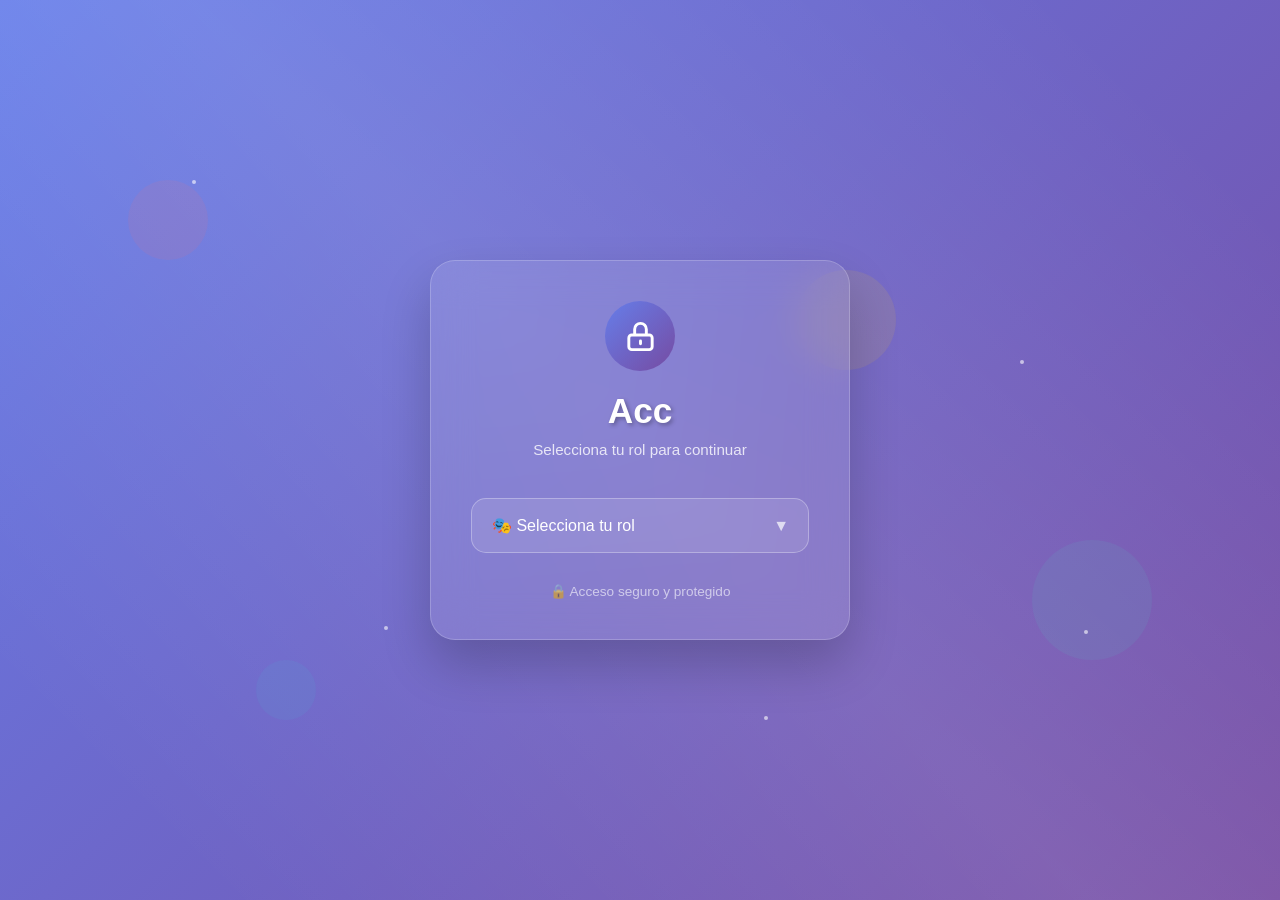
<file: index.html>
<!DOCTYPE html>
<html lang="es">
<head>
    <meta charset="UTF-8">
    <meta name="viewport" content="width=device-width, initial-scale=1.0">
    <title>Sistema de Acceso</title>
    <style>
        * {
            margin: 0;
            padding: 0;
            box-sizing: border-box;
        }

        body {
            font-family: 'Segoe UI', Tahoma, Geneva, Verdana, sans-serif;
            height: 100vh;
            overflow: hidden;
            position: relative;
            background: linear-gradient(135deg, #667eea 0%, #764ba2 100%);
        }

        /* Fondo animado */
        .background {
            position: absolute;
            top: 0;
            left: 0;
            width: 100%;
            height: 100%;
            background: linear-gradient(135deg, #667eea 0%, #764ba2 100%);
            overflow: hidden;
        }

        .background::before {
            content: '';
            position: absolute;
            top: -50%;
            left: -50%;
            width: 200%;
            height: 200%;
            background: linear-gradient(45deg, 
                transparent 30%, 
                rgba(255,255,255,0.1) 50%, 
                transparent 70%);
            animation: shimmer 6s linear infinite;
        }

        .floating-shapes {
            position: absolute;
            width: 100%;
            height: 100%;
        }

        .shape {
            position: absolute;
            border-radius: 50%;
            opacity: 0.1;
            animation: float 8s ease-in-out infinite;
        }

        .shape:nth-child(1) {
            width: 80px;
            height: 80px;
            background: #ff6b6b;
            top: 20%;
            left: 10%;
            animation-delay: 0s;
        }

        .shape:nth-child(2) {
            width: 120px;
            height: 120px;
            background: #4ecdc4;
            top: 60%;
            right: 10%;
            animation-delay: 2s;
        }

        .shape:nth-child(3) {
            width: 60px;
            height: 60px;
            background: #45b7d1;
            bottom: 20%;
            left: 20%;
            animation-delay: 4s;
        }

        .shape:nth-child(4) {
            width: 100px;
            height: 100px;
            background: #f9ca24;
            top: 30%;
            right: 30%;
            animation-delay: 1s;
        }

        /* Partículas */
        .particles {
            position: absolute;
            width: 100%;
            height: 100%;
        }

        .particle {
            position: absolute;
            width: 4px;
            height: 4px;
            background: rgba(255,255,255,0.6);
            border-radius: 50%;
            animation: twinkle 3s ease-in-out infinite;
        }

        .particle:nth-child(1) { top: 20%; left: 15%; animation-delay: 0s; }
        .particle:nth-child(2) { top: 40%; right: 20%; animation-delay: 1s; }
        .particle:nth-child(3) { bottom: 30%; left: 30%; animation-delay: 2s; }
        .particle:nth-child(4) { top: 70%; right: 15%; animation-delay: 0.5s; }
        .particle:nth-child(5) { bottom: 20%; right: 40%; animation-delay: 1.5s; }

        /* Container principal */
        .container {
            display: flex;
            justify-content: center;
            align-items: center;
            height: 100vh;
            position: relative;
            z-index: 10;
            padding: 20px;
        }

        .login-card {
            background: rgba(255, 255, 255, 0.1);
            backdrop-filter: blur(20px);
            border: 1px solid rgba(255, 255, 255, 0.2);
            border-radius: 25px;
            padding: 40px;
            width: 100%;
            max-width: 420px;
            box-shadow: 0 25px 50px rgba(0,0,0,0.2);
            animation: slideUp 0.8s ease-out;
            transition: all 0.3s ease;
        }

        .login-card:hover {
            background: rgba(255, 255, 255, 0.15);
            transform: translateY(-5px);
            box-shadow: 0 35px 60px rgba(0,0,0,0.3);
        }

        /* Header */
        .header {
            text-align: center;
            margin-bottom: 40px;
        }

        .icon-container {
            display: inline-flex;
            align-items: center;
            justify-content: center;
            width: 70px;
            height: 70px;
            background: linear-gradient(135deg, #667eea, #764ba2);
            border-radius: 50%;
            margin-bottom: 20px;
            animation: glow 2s ease-in-out infinite alternate;
        }

        .icon {
            width: 35px;
            height: 35px;
            color: white;
        }

        .title {
            font-size: 2.2rem;
            font-weight: 700;
            color: white;
            margin-bottom: 10px;
            text-shadow: 2px 2px 4px rgba(0,0,0,0.3);
        }

        .subtitle {
            color: rgba(255,255,255,0.8);
            font-size: 0.95rem;
        }

        /* Form elements */
        .form-group {
            margin-bottom: 25px;
        }

        .select-wrapper {
            position: relative;
        }

        select {
            width: 100%;
            padding: 18px 20px;
            background: rgba(255, 255, 255, 0.1);
            border: 1px solid rgba(255, 255, 255, 0.3);
            border-radius: 15px;
            color: white;
            font-size: 1rem;
            appearance: none;
            cursor: pointer;
            transition: all 0.3s ease;
        }

        select:focus {
            outline: none;
            border-color: #667eea;
            background: rgba(255, 255, 255, 0.2);
            box-shadow: 0 0 20px rgba(102, 126, 234, 0.3);
        }

        select option {
            background: #2d3748;
            color: white;
            padding: 10px;
        }

        .select-wrapper::after {
            content: '▼';
            position: absolute;
            right: 20px;
            top: 50%;
            transform: translateY(-50%);
            color: rgba(255,255,255,0.7);
            pointer-events: none;
        }

        /* Input fields */
        .input-group {
            position: relative;
            margin-bottom: 20px;
        }

        .input-icon {
            position: absolute;
            left: 18px;
            top: 50%;
            transform: translateY(-50%);
            width: 20px;
            height: 20px;
            color: rgba(255,255,255,0.6);
        }

        input[type="text"], input[type="password"] {
            width: 100%;
            padding: 18px 20px 18px 55px;
            background: rgba(255, 255, 255, 0.1);
            border: 1px solid rgba(255, 255, 255, 0.3);
            border-radius: 15px;
            color: white;
            font-size: 1rem;
            transition: all 0.3s ease;
        }

        input[type="text"]:focus, input[type="password"]:focus {
            outline: none;
            border-color: #667eea;
            background: rgba(255, 255, 255, 0.2);
            box-shadow: 0 0 20px rgba(102, 126, 234, 0.3);
        }

        input::placeholder {
            color: rgba(255,255,255,0.6);
        }

        /* Buttons */
        .btn {
            width: 100%;
            padding: 18px;
            border: none;
            border-radius: 15px;
            font-size: 1.1rem;
            font-weight: 600;
            cursor: pointer;
            transition: all 0.3s ease;
            position: relative;
            overflow: hidden;
        }

        .btn-primary {
            background: linear-gradient(135deg, #667eea, #764ba2);
            color: white;
            box-shadow: 0 10px 25px rgba(102, 126, 234, 0.3);
        }

        .btn-success {
            background: linear-gradient(135deg, #56ab2f, #a8e6cf);
            color: white;
            box-shadow: 0 10px 25px rgba(86, 171, 47, 0.3);
        }

        .btn:hover {
            transform: translateY(-2px);
            box-shadow: 0 15px 35px rgba(0,0,0,0.2);
        }

        .btn::before {
            content: '';
            position: absolute;
            top: 0;
            left: -100%;
            width: 100%;
            height: 100%;
            background: linear-gradient(90deg, transparent, rgba(255,255,255,0.2), transparent);
            transition: left 0.5s;
        }

        .btn:hover::before {
            left: 100%;
        }

        /* Sections */
        .section {
            display: none;
            animation: fadeIn 0.5s ease-in-out;
        }

        .section.show {
            display: block;
        }

        /* Footer */
        .footer {
            text-align: center;
            margin-top: 30px;
            color: rgba(255,255,255,0.6);
            font-size: 0.85rem;
        }

        /* Alerts */
        .alert {
            padding: 15px;
            border-radius: 10px;
            margin-top: 15px;
            animation: slideDown 0.3s ease-out;
        }

        .alert-error {
            background: rgba(239, 68, 68, 0.9);
            color: white;
            border-left: 4px solid #dc2626;
        }

        .alert-success {
            background: rgba(34, 197, 94, 0.9);
            color: white;
            border-left: 4px solid #16a34a;
        }

        /* Animations */
        @keyframes shimmer {
            0% { transform: translateX(-100%); }
            100% { transform: translateX(100%); }
        }

        @keyframes float {
            0%, 100% { transform: translateY(0px) rotate(0deg); }
            33% { transform: translateY(-20px) rotate(5deg); }
            66% { transform: translateY(10px) rotate(-5deg); }
        }

        @keyframes twinkle {
            0%, 100% { opacity: 0.3; transform: scale(1); }
            50% { opacity: 1; transform: scale(1.2); }
        }

        @keyframes slideUp {
            0% { opacity: 0; transform: translateY(50px); }
            100% { opacity: 1; transform: translateY(0); }
        }

        @keyframes fadeIn {
            0% { opacity: 0; transform: translateY(20px); }
            100% { opacity: 1; transform: translateY(0); }
        }

        @keyframes slideDown {
            0% { opacity: 0; transform: translateY(-20px); }
            100% { opacity: 1; transform: translateY(0); }
        }

        @keyframes glow {
            0% { box-shadow: 0 0 20px rgba(102, 126, 234, 0.3); }
            100% { box-shadow: 0 0 30px rgba(102, 126, 234, 0.6); }
        }

        /* Responsive */
        @media (max-width: 480px) {
            .login-card {
                padding: 30px 25px;
                margin: 10px;
            }
            
            .title {
                font-size: 1.8rem;
            }
            
            .icon-container {
                width: 60px;
                height: 60px;
            }
            
            .icon {
                width: 30px;
                height: 30px;
            }
        }
    </style>
    <script>
        const USUARIOS = [
            { username: "admin", password: "1234", type: "maestro" },
            { username: "juan", password: "abcd", type: "estudiante" },
            { username: "maria", password: "5678", type: "maestro" },
            { username: "admin", password: "123", type: "administrador" },
            { username: "jefa", password: "carrera2024", type: "jefe de carrera" },
            { username: "directora", password: "admin2024", type: "jefe de carrera" }
        ];

        // Función para debug - puedes eliminarla después
        function debugLogin() {
            console.log("Usuarios disponibles:", USUARIOS);
        }

        function handleRoleChange() {
            const role = document.getElementById("user-type").value;
            const loginSection = document.getElementById("login-section");
            const checadorSection = document.getElementById("checador-section");
            
            loginSection.classList.remove("show");
            checadorSection.classList.remove("show");

            // Incluir "jefe de carrera" en los roles que requieren login
            if (["administrador", "estudiante", "maestro", "jefe de carrera"].includes(role)) {
                setTimeout(() => {
                    loginSection.classList.add("show");
                }, 100);
            } else if (role === "checador") {
                setTimeout(() => {
                    checadorSection.classList.add("show");
                }, 100);
            }
        }

        function showAlert(message, type = 'error', container) {
            // Remove existing alerts
            const existingAlerts = container.querySelectorAll('.alert');
            existingAlerts.forEach(alert => alert.remove());
            
            const alertDiv = document.createElement('div');
            alertDiv.className = `alert alert-${type}`;
            alertDiv.innerHTML = `<p>${message}</p>`;
            container.appendChild(alertDiv);
            
            setTimeout(() => {
                alertDiv.remove();
            }, 4000);
        }

        function handleLogin(event) {
            event.preventDefault();
            const role = document.getElementById("user-type").value;
            const username = document.getElementById("username").value.trim();
            const password = document.getElementById("password").value.trim();

            // Debug para ver qué está pasando
            console.log("Role seleccionado:", role);
            console.log("Username:", username);
            console.log("Password:", password);
            console.log("Buscando usuario con type:", role);

            const usuarioValido = USUARIOS.find(user => {
                console.log(`Comparando: ${user.type} === ${role} && ${user.username} === ${username} && ${user.password} === ${password}`);
                return user.type === role && user.username === username && user.password === password;
            });

            console.log("Usuario encontrado:", usuarioValido);

            const btn = event.target.querySelector('button[type="submit"]');
            const loginSection = document.getElementById("login-section");

            if (usuarioValido) {
                btn.innerHTML = '✓ Accediendo...';
                btn.style.background = 'linear-gradient(135deg, #56ab2f, #a8e6cf)';
                showAlert('✅ Credenciales válidas. Redirigiendo...', 'success', loginSection);
                
                setTimeout(() => {
                    const paginas = {
                        administrador: "admin.html",
                        maestro: "maestro.html",
                        estudiante: "estudiante.html",
                        "jefe de carrera": "Jefa-Carrera.html"
                    };

                    window.location.href = paginas[role];
                }, 2000);
            } else {
                showAlert('❌ Credenciales inválidas. Por favor, verifica tus datos.', 'error', loginSection);
                document.getElementById("password").value = "";
                
                // Reset button
                setTimeout(() => {
                    btn.innerHTML = '🚀 Ingresar al Sistema';
                    btn.style.background = 'linear-gradient(135deg, #667eea, #764ba2)';
                }, 3000);
            }
        }

        function handleChecador() {
            const codigo = document.getElementById("codigo-checador").value;
            const btn = document.getElementById("btn-checador");
            const checadorSection = document.getElementById("checador-section");
            
            if (codigo === "2024") {
                btn.innerHTML = '✓ Código Válido...';
                btn.style.background = 'linear-gradient(135deg, #56ab2f, #a8e6cf)';
                showAlert('✅ Código válido. Accediendo al checador...', 'success', checadorSection);
                
                setTimeout(() => {
                    window.location.href = "checador.html";
                }, 2000);
            } else {
                showAlert('❌ Código de acceso incorrecto. Inténtalo de nuevo.', 'error', checadorSection);
                
                // Reset button
                setTimeout(() => {
                    btn.innerHTML = '✅ Validar Código';
                    btn.style.background = 'linear-gradient(135deg, #56ab2f, #a8e6cf)';
                }, 3000);
            }
        }

        function typeWriter() {
            const title = document.querySelector('.title');
            const text = 'Acceso al Sistema';
            title.textContent = '';
            let i = 0;
            
            function type() {
                if (i < text.length) {
                    title.textContent += text.charAt(i);
                    i++;
                    setTimeout(type, 100);
                }
            }
            
            setTimeout(type, 800);
        }

        document.addEventListener("DOMContentLoaded", () => {
            document.getElementById("user-type").addEventListener("change", handleRoleChange);
            document.getElementById("login-form").addEventListener("submit", handleLogin);
            document.getElementById("btn-checador").addEventListener("click", handleChecador);
            
            // Typing effect
            typeWriter();
        });
    </script>
</head>
<body>
    <!-- Fondo animado -->
    <div class="background">
        <div class="floating-shapes">
            <div class="shape"></div>
            <div class="shape"></div>
            <div class="shape"></div>
            <div class="shape"></div>
        </div>
        <div class="particles">
            <div class="particle"></div>
            <div class="particle"></div>
            <div class="particle"></div>
            <div class="particle"></div>
            <div class="particle"></div>
        </div>
    </div>

    <!-- Container principal -->
    <div class="container">
        <div class="login-card">
            <!-- Header -->
            <div class="header">
                <div class="icon-container">
                    <svg class="icon" fill="none" stroke="currentColor" viewBox="0 0 24 24">
                        <path stroke-linecap="round" stroke-linejoin="round" stroke-width="2" d="M12 15v2m-6 4h12a2 2 0 002-2v-6a2 2 0 00-2-2H6a2 2 0 00-2 2v6a2 2 0 002 2zm10-10V7a4 4 0 00-8 0v4h8z"></path>
                    </svg>
                </div>
                <h1 class="title"></h1>
                <p class="subtitle">Selecciona tu rol para continuar</p>
            </div>

            <!-- Selector de rol -->
            <div class="form-group">
                <div class="select-wrapper">
                    <select id="user-type">
                        <option value="">🎭 Selecciona tu rol</option>
                        <option value="estudiante">🎓 Estudiante</option>
                        <option value="maestro">👨‍🏫 Maestro</option>
                        <option value="checador">⏰ Checador</option>
                        <option value="administrador">⚙️ Administrador</option>
                        <option value="jefe de carrera">👑 Jefa de Carrera</option>
                    </select>
                </div>
            </div>

            <!-- Sección de Login -->
            <div id="login-section" class="section">
                <form id="login-form">
                    <div class="input-group">
                        <svg class="input-icon" fill="none" stroke="currentColor" viewBox="0 0 24 24">
                            <path stroke-linecap="round" stroke-linejoin="round" stroke-width="2" d="M16 7a4 4 0 11-8 0 4 4 0 018 0zM12 14a7 7 0 00-7 7h14a7 7 0 00-7-7z"></path>
                        </svg>
                        <input type="text" id="username" placeholder="Usuario" required>
                    </div>
                    
                    <div class="input-group">
                        <svg class="input-icon" fill="none" stroke="currentColor" viewBox="0 0 24 24">
                            <path stroke-linecap="round" stroke-linejoin="round" stroke-width="2" d="M12 15v2m-6 4h12a2 2 0 002-2v-6a2 2 0 00-2-2H6a2 2 0 00-2 2v6a2 2 0 002 2zm10-10V7a4 4 0 00-8 0v4h8z"></path>
                        </svg>
                        <input type="password" id="password" placeholder="Contraseña" required>
                    </div>
                    
                    <button type="submit" class="btn btn-primary">
                        🚀 Ingresar al Sistema
                    </button>
                </form>
            </div>

            <!-- Sección de Checador -->
            <div id="checador-section" class="section">
                <div class="input-group">
                    <svg class="input-icon" fill="none" stroke="currentColor" viewBox="0 0 24 24">
                        <path stroke-linecap="round" stroke-linejoin="round" stroke-width="2" d="M15 7a2 2 0 012 2m4 0a6 6 0 01-7.743 5.743L11 17H9v2H7v2H4a1 1 0 01-1-1v-2.586a1 1 0 01.293-.707l5.964-5.964A6 6 0 1121 9z"></path>
                    </svg>
                    <input type="text" id="codigo-checador" placeholder="Código de acceso (2024)">
                </div>
                
                <button id="btn-checador" class="btn btn-success">
                    ✅ Validar Código
                </button>
            </div>

            <!-- Footer -->
            <div class="footer">
                <p>🔒 Acceso seguro y protegido</p>
            </div>
        </div>
    </div>
</body>
</html>
</file>
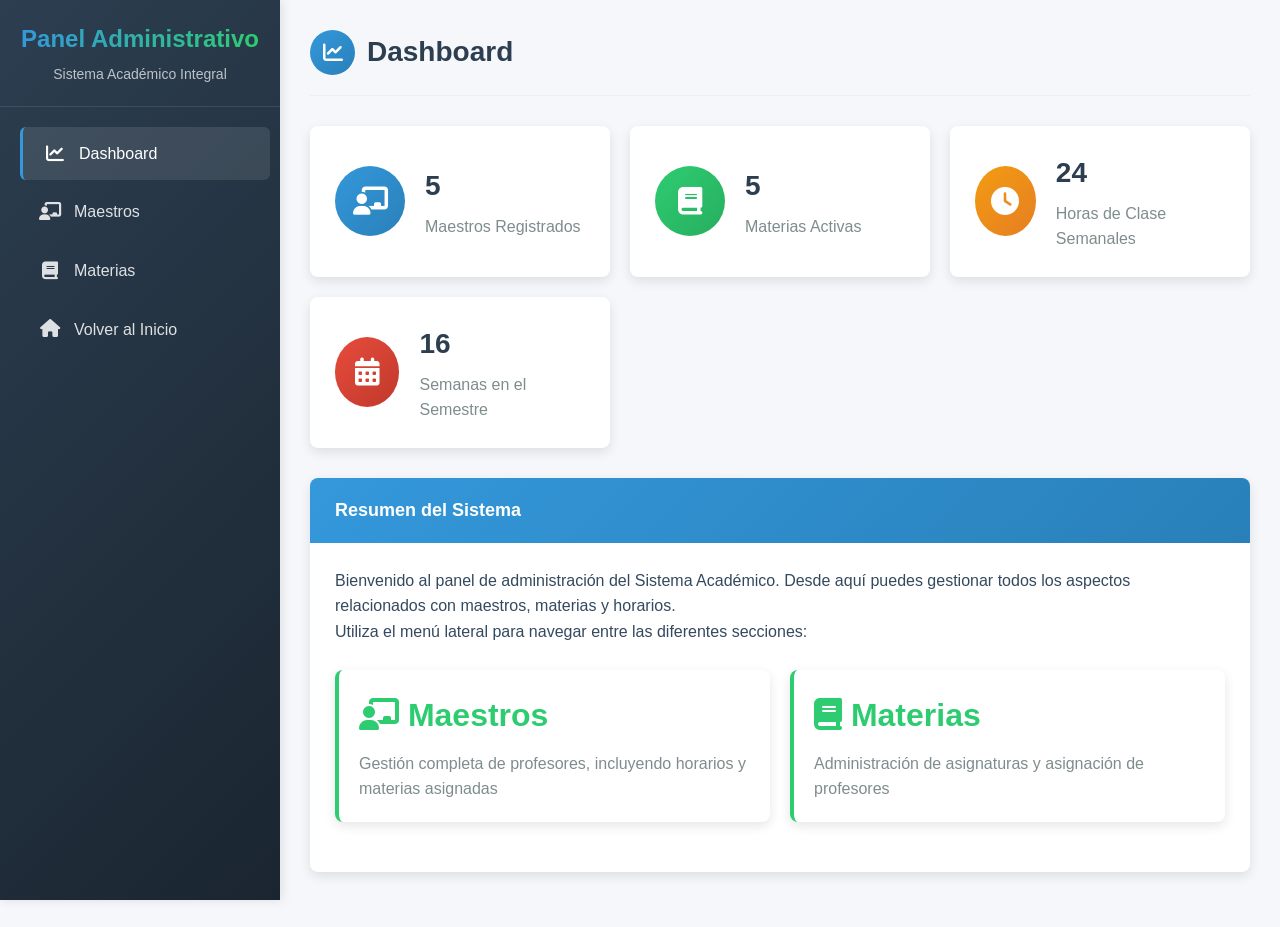
<file: admin.html>
<!DOCTYPE html>
<html lang="es">
<head>
    <meta charset="UTF-8">
    <meta name="viewport" content="width=device-width, initial-scale=1.0">
    <title>Panel de Administración | Sistema Académico</title>
    <link rel="stylesheet" href="https://cdnjs.cloudflare.com/ajax/libs/font-awesome/6.4.0/css/all.min.css">
    <style>
        :root {
            --primary-color: #3498db;
            --secondary-color: #2980b9;
            --accent-color: #e74c3c;
            --success-color: #2ecc71;
            --warning-color: #f39c12;
            --danger-color: #e74c3c;
            --gray-dark: #2c3e50;
            --gray: #7f8c8d;
            --light-gray: #f8f9fa;
            --border-color: #ecf0f1;
            --border-radius: 8px;
            --shadow: 0 4px 12px rgba(0, 0, 0, 0.1);
            --transition: all 0.3s ease;
        }
        
        * {
            margin: 0;
            padding: 0;
            box-sizing: border-box;
            font-family: 'Segoe UI', Tahoma, Geneva, Verdana, sans-serif;
        }
        
        body {
            background-color: #f5f7fa;
            color: #34495e;
            line-height: 1.6;
            overflow-x: hidden;
        }
        
        .container {
            display: flex;
            min-height: 100vh;
        }
        
        /* Sidebar */
        .sidebar {
            width: 280px;
            background: linear-gradient(135deg, var(--gray-dark), #1a2530);
            color: white;
            padding: 20px 0;
            height: 100vh;
            position: fixed;
            overflow-y: auto;
            box-shadow: 2px 0 10px rgba(0, 0, 0, 0.1);
            z-index: 1000;
        }
        
        .sidebar-header {
            padding: 0 20px 20px;
            border-bottom: 1px solid rgba(255, 255, 255, 0.1);
            margin-bottom: 20px;
            text-align: center;
        }
        
        .sidebar-header h2 {
            font-size: 24px;
            margin-bottom: 5px;
            font-weight: 600;
            background: linear-gradient(to right, #3498db, #2ecc71);
            -webkit-background-clip: text;
            background-clip: text;
            color: transparent;
        }
        
        .sidebar-header p {
            color: #bdc3c7;
            font-size: 14px;
        }
        
        .sidebar-nav {
            list-style: none;
            padding: 0 15px;
        }
        
        .sidebar-nav-item {
            margin-bottom: 5px;
            transition: var(--transition);
        }
        
        .sidebar-nav-link {
            display: flex;
            align-items: center;
            padding: 14px 20px;
            color: rgba(255, 255, 255, 0.85);
            text-decoration: none;
            transition: var(--transition);
            border-left: 3px solid transparent;
            border-radius: 6px;
            font-size: 16px;
        }
        
        .sidebar-nav-link:hover, .sidebar-nav-link.active {
            background: rgba(255, 255, 255, 0.1);
            color: white;
            border-left-color: var(--primary-color);
            transform: translateX(5px);
        }
        
        .sidebar-nav-link i {
            margin-right: 12px;
            width: 24px;
            text-align: center;
            font-size: 18px;
        }
        
        /* Main Content */
        .main-content {
            flex: 1;
            margin-left: 280px;
            padding: 30px;
            transition: var(--transition);
        }
        
        .page-header {
            margin-bottom: 30px;
            padding-bottom: 20px;
            border-bottom: 1px solid var(--border-color);
            display: flex;
            justify-content: space-between;
            align-items: center;
            flex-wrap: wrap;
            gap: 15px;
        }
        
        .page-title {
            font-size: 28px;
            color: var(--gray-dark);
            font-weight: 700;
            display: flex;
            align-items: center;
            gap: 12px;
        }
        
        .page-title i {
            background: linear-gradient(135deg, var(--primary-color), var(--secondary-color));
            color: white;
            width: 45px;
            height: 45px;
            border-radius: 50%;
            display: flex;
            align-items: center;
            justify-content: center;
            font-size: 20px;
        }
        
        /* Cards */
        .card {
            background-color: white;
            border-radius: var(--border-radius);
            box-shadow: var(--shadow);
            margin-bottom: 25px;
            overflow: hidden;
            transition: var(--transition);
        }
        
        .card:hover {
            transform: translateY(-5px);
            box-shadow: 0 8px 20px rgba(0, 0, 0, 0.12);
        }
        
        .card-header {
            padding: 18px 25px;
            background: linear-gradient(135deg, var(--primary-color), var(--secondary-color));
            color: white;
            font-weight: 600;
            display: flex;
            justify-content: space-between;
            align-items: center;
            font-size: 18px;
        }
        
        .card-body {
            padding: 25px;
        }
        
        /* Tabs */
        .tabs {
            display: flex;
            margin-bottom: 25px;
            border-bottom: 1px solid var(--border-color);
            flex-wrap: wrap;
        }
        
        .tab-btn {
            padding: 12px 24px;
            background: none;
            border: none;
            border-bottom: 3px solid transparent;
            font-size: 16px;
            font-weight: 500;
            color: var(--gray);
            cursor: pointer;
            transition: var(--transition);
        }
        
        .tab-btn:hover {
            color: var(--primary-color);
        }
        
        .tab-btn.active {
            color: var(--primary-color);
            border-bottom-color: var(--primary-color);
        }
        
        .tab-content {
            display: none;
        }
        
        .tab-content.active {
            display: block;
        }
        
        /* Table */
        .data-table {
            width: 100%;
            border-collapse: collapse;
            box-shadow: 0 1px 3px rgba(0, 0, 0, 0.05);
        }
        
        .data-table th, .data-table td {
            padding: 15px 18px;
            text-align: left;
            border-bottom: 1px solid var(--border-color);
        }
        
        .data-table th {
            background-color: var(--primary-color);
            color: white;
            font-weight: 600;
        }
        
        .data-table tr:nth-child(even) {
            background-color: #f8fafc;
        }
        
        .data-table tr:hover {
            background-color: rgba(52, 152, 219, 0.05);
        }
        
        /* Forms */
        .form-group {
            margin-bottom: 25px;
        }
        
        .form-label {
            display: block;
            margin-bottom: 10px;
            font-weight: 600;
            color: var(--gray-dark);
        }
        
        .form-control {
            width: 100%;
            padding: 12px 18px;
            border: 1px solid var(--border-color);
            border-radius: var(--border-radius);
            font-size: 16px;
            transition: var(--transition);
            background-color: #f9fbfd;
        }
        
        .form-control:focus {
            outline: none;
            border-color: var(--primary-color);
            box-shadow: 0 0 0 3px rgba(52, 152, 219, 0.25);
            background-color: white;
        }
        
        /* Buttons */
        .btn {
            display: inline-flex;
            align-items: center;
            justify-content: center;
            gap: 8px;
            padding: 12px 24px;
            background-color: var(--primary-color);
            color: white;
            border: none;
            border-radius: var(--border-radius);
            cursor: pointer;
            font-size: 16px;
            font-weight: 600;
            transition: var(--transition);
            text-decoration: none;
            box-shadow: 0 4px 6px rgba(52, 152, 219, 0.2);
        }
        
        .btn:hover {
            background-color: var(--secondary-color);
            transform: translateY(-2px);
            box-shadow: 0 6px 10px rgba(52, 152, 219, 0.3);
        }
        
        .btn i {
            font-size: 16px;
        }
        
        .btn-success {
            background-color: var(--success-color);
            box-shadow: 0 4px 6px rgba(46, 204, 113, 0.2);
        }
        
        .btn-success:hover {
            background-color: #27ae60;
            box-shadow: 0 6px 10px rgba(46, 204, 113, 0.3);
        }
        
        .btn-warning {
            background-color: var(--warning-color);
            box-shadow: 0 4px 6px rgba(243, 156, 18, 0.2);
        }
        
        .btn-warning:hover {
            background-color: #e67e22;
            box-shadow: 0 6px 10px rgba(243, 156, 18, 0.3);
        }
        
        .btn-danger {
            background-color: var(--danger-color);
            box-shadow: 0 4px 6px rgba(231, 76, 60, 0.2);
        }
        
        .btn-danger:hover {
            background-color: #c0392b;
            box-shadow: 0 6px 10px rgba(231, 76, 60, 0.3);
        }
        
        .btn-sm {
            padding: 8px 16px;
            font-size: 14px;
        }
        
        /* Modal */
        .modal {
            display: none;
            position: fixed;
            top: 0;
            left: 0;
            right: 0;
            bottom: 0;
            background-color: rgba(0, 0, 0, 0.6);
            z-index: 2000;
            align-items: center;
            justify-content: center;
            backdrop-filter: blur(5px);
        }
        
        .modal-content {
            background-color: white;
            border-radius: var(--border-radius);
            width: 100%;
            max-width: 550px;
            animation: modalFadeIn 0.4s;
            box-shadow: 0 10px 30px rgba(0, 0, 0, 0.2);
            overflow: hidden;
        }
        
        .modal-header {
            padding: 20px;
            background: linear-gradient(135deg, var(--primary-color), var(--secondary-color));
            color: white;
            display: flex;
            justify-content: space-between;
            align-items: center;
        }
        
        .modal-title {
            font-size: 22px;
            font-weight: 600;
        }
        
        .modal-close {
            background: none;
            border: none;
            font-size: 28px;
            cursor: pointer;
            color: white;
            transition: var(--transition);
        }
        
        .modal-close:hover {
            transform: rotate(90deg);
        }
        
        .modal-body {
            padding: 25px;
        }
        
        .modal-footer {
            padding: 20px;
            border-top: 1px solid var(--border-color);
            display: flex;
            justify-content: flex-end;
            gap: 15px;
        }
        
        @keyframes modalFadeIn {
            from { opacity: 0; transform: translateY(-30px); }
            to { opacity: 1; transform: translateY(0); }
        }
        
        /* Utils */
        .text-right {
            text-align: right;
        }
        
        .action-buttons {
            display: flex;
            gap: 8px;
        }
        
        .badge {
            display: inline-flex;
            align-items: center;
            padding: 6px 14px;
            border-radius: 50px;
            font-size: 13px;
            font-weight: 600;
        }
        
        .badge-success {
            background-color: rgba(46, 204, 113, 0.15);
            color: var(--success-color);
        }
        
        .badge-warning {
            background-color: rgba(243, 156, 18, 0.15);
            color: var(--warning-color);
        }
        
        .badge-info {
            background-color: rgba(52, 152, 219, 0.15);
            color: var(--primary-color);
        }
        
        /* Nuevos estilos para profesores múltiples */
        .profesores-list {
            list-style-type: none;
            padding: 0;
            margin: 0;
        }
        
        .profesores-list li {
            padding: 8px 0;
            border-bottom: 1px solid #eee;
            display: flex;
            align-items: center;
        }
        
        .profesores-list li:last-child {
            border-bottom: none;
        }
        
        .profesores-list li i {
            margin-right: 10px;
            color: var(--primary-color);
        }
        
        .error-message {
            color: var(--danger-color);
            font-size: 14px;
            margin-top: 8px;
            display: none;
            font-weight: 500;
        }

        /* Nuevos estilos para maestros clickeables y horarios */
        .maestro-item {
            background: white;
            border: 1px solid var(--border-color);
            border-radius: var(--border-radius);
            margin-bottom: 20px;
            overflow: hidden;
            box-shadow: var(--shadow);
            transition: var(--transition);
        }

        .maestro-item:hover {
            box-shadow: 0 8px 20px rgba(0, 0, 0, 0.15);
            transform: translateY(-3px);
        }

        .maestro-header {
            padding: 18px 25px;
            background: linear-gradient(135deg, var(--primary-color), var(--secondary-color));
            color: white;
            cursor: pointer;
            display: flex;
            justify-content: space-between;
            align-items: center;
            transition: var(--transition);
        }

        .maestro-header:hover {
            background: linear-gradient(135deg, var(--secondary-color), #1f5f8b);
        }

        .maestro-name {
            font-size: 20px;
            font-weight: 700;
            margin: 0;
        }

        .maestro-actions {
            display: flex;
            gap: 10px;
        }

        .maestro-arrow {
            font-size: 20px;
            transition: transform 0.3s ease;
        }

        .maestro-item.expanded .maestro-arrow {
            transform: rotate(180deg);
        }

        .maestro-details {
            max-height: 0;
            overflow: hidden;
            transition: max-height 0.5s ease;
            background: #f8f9fa;
        }

        .maestro-item.expanded .maestro-details {
            max-height: 800px;
        }

        .maestro-content {
            padding: 25px;
        }

        .detail-section {
            margin-bottom: 25px;
            padding-bottom: 20px;
            border-bottom: 1px solid var(--border-color);
        }

        .detail-section:last-child {
            margin-bottom: 0;
            padding-bottom: 0;
            border-bottom: none;
        }

        .detail-title {
            font-size: 18px;
            font-weight: 700;
            color: var(--gray-dark);
            margin-bottom: 15px;
            display: flex;
            align-items: center;
        }

        .detail-title i {
            margin-right: 12px;
            font-size: 22px;
            color: var(--primary-color);
            background: rgba(52, 152, 219, 0.1);
            width: 40px;
            height: 40px;
            border-radius: 50%;
            display: flex;
            align-items: center;
            justify-content: center;
        }

        .materias-grid {
            display: grid;
            grid-template-columns: repeat(auto-fill, minmax(220px, 1fr));
            gap: 15px;
            margin-bottom: 20px;
        }

        .materia-badge {
            background: linear-gradient(135deg, var(--primary-color), var(--secondary-color));
            color: white;
            padding: 12px 18px;
            border-radius: var(--border-radius);
            font-size: 15px;
            text-align: center;
            font-weight: 600;
            box-shadow: 0 4px 6px rgba(52, 152, 219, 0.2);
            transition: var(--transition);
        }

        .materia-badge:hover {
            transform: translateY(-3px);
            box-shadow: 0 6px 10px rgba(52, 152, 219, 0.3);
        }

        .horario-table {
            width: 100%;
            border-collapse: collapse;
            margin-top: 15px;
            border-radius: var(--border-radius);
            overflow: hidden;
            box-shadow: 0 2px 5px rgba(0, 0, 0, 0.05);
        }

        .horario-table th {
            background: var(--primary-color);
            color: white;
            padding: 15px;
            text-align: center;
            font-weight: 600;
        }

        .horario-table td {
            padding: 15px;
            text-align: center;
            border: 1px solid var(--border-color);
            background: white;
            font-weight: 500;
        }

        .horario-table tr:nth-child(even) td {
            background: #f8f9fa;
        }

        .maestros-grid {
            display: grid;
            gap: 25px;
        }

        .maestro-stats {
            display: grid;
            grid-template-columns: repeat(auto-fit, minmax(240px, 1fr));
            gap: 20px;
            margin-bottom: 25px;
        }

        .stat-item {
            background: white;
            padding: 20px;
            border-radius: var(--border-radius);
            border-left: 4px solid var(--success-color);
            box-shadow: var(--shadow);
            transition: var(--transition);
        }

        .stat-item:hover {
            transform: translateY(-5px);
            box-shadow: 0 8px 20px rgba(0, 0, 0, 0.1);
        }

        .stat-number {
            font-size: 32px;
            font-weight: bold;
            color: var(--success-color);
            margin-bottom: 10px;
        }

        .stat-label {
            font-size: 16px;
            color: var(--gray);
            font-weight: 500;
        }

        /* Nuevo: Dashboard stats */
        .dashboard-stats {
            display: grid;
            grid-template-columns: repeat(auto-fit, minmax(250px, 1fr));
            gap: 20px;
            margin-bottom: 30px;
        }
        
        .stat-card {
            background: white;
            border-radius: var(--border-radius);
            padding: 25px;
            box-shadow: var(--shadow);
            display: flex;
            align-items: center;
            gap: 20px;
            transition: var(--transition);
        }
        
        .stat-card:hover {
            transform: translateY(-5px);
            box-shadow: 0 10px 20px rgba(0, 0, 0, 0.1);
        }
        
        .stat-icon {
            width: 70px;
            height: 70px;
            border-radius: 50%;
            display: flex;
            align-items: center;
            justify-content: center;
            font-size: 28px;
            color: white;
        }
        
        .stat-icon.blue {
            background: linear-gradient(135deg, var(--primary-color), var(--secondary-color));
        }
        
        .stat-icon.green {
            background: linear-gradient(135deg, var(--success-color), #27ae60);
        }
        
        .stat-icon.orange {
            background: linear-gradient(135deg, var(--warning-color), #e67e22);
        }
        
        .stat-icon.red {
            background: linear-gradient(135deg, var(--danger-color), #c0392b);
        }
        
        .stat-text h3 {
            font-size: 28px;
            color: var(--gray-dark);
            margin-bottom: 5px;
        }
        
        .stat-text p {
            color: var(--gray);
            font-weight: 500;
        }
        
        /* Nuevo: Responsive design */
        @media (max-width: 1200px) {
            .sidebar {
                width: 250px;
            }
            
            .main-content {
                margin-left: 250px;
            }
        }
        
        @media (max-width: 991px) {
            .sidebar {
                width: 220px;
            }
            
            .main-content {
                margin-left: 220px;
                padding: 20px;
            }
        }
        
        @media (max-width: 767px) {
            .container {
                flex-direction: column;
            }
            
            .sidebar {
                width: 100%;
                height: auto;
                position: relative;
                max-height: 300px;
            }
            
            .main-content {
                margin-left: 0;
            }
            
            .page-header {
                flex-direction: column;
                align-items: flex-start;
            }
            
            .card-header {
                flex-direction: column;
                align-items: flex-start;
                gap: 15px;
            }
            
            .dashboard-stats {
                grid-template-columns: 1fr;
            }
            
            .maestro-stats {
                grid-template-columns: 1fr;
            }
        }

        @media (max-width: 576px) {
            .main-content {
                padding: 15px;
            }
            
            .modal-content {
                width: 95%;
            }
            
            .materias-grid {
                grid-template-columns: 1fr;
            }
            
            .horario-table th, 
            .horario-table td {
                padding: 10px;
                font-size: 14px;
            }
        }

        /* Nuevo: Animación de carga */
        @keyframes pulse {
            0% { opacity: 0.6; transform: scale(0.95); }
            50% { opacity: 1; transform: scale(1); }
            100% { opacity: 0.6; transform: scale(0.95); }
        }
        
        .loading {
            animation: pulse 1.5s infinite;
        }

        /* Nuevo: Notificaciones */
        .notification {
            position: fixed;
            top: 20px;
            right: 20px;
            padding: 15px 25px;
            border-radius: var(--border-radius);
            color: white;
            font-weight: 600;
            box-shadow: 0 5px 15px rgba(0, 0, 0, 0.2);
            z-index: 3000;
            transform: translateX(120%);
            transition: transform 0.4s ease;
        }
        
        .notification.show {
            transform: translateX(0);
        }
        
        .notification.success {
            background: linear-gradient(135deg, var(--success-color), #27ae60);
        }
        
        .notification.error {
            background: linear-gradient(135deg, var(--danger-color), #c0392b);
        }
    </style>
</head>
<body>
    <div class="container">
        <!-- Sidebar -->
        <aside class="sidebar">
            <div class="sidebar-header">
                <h2>Panel Administrativo</h2>
                <p>Sistema Académico Integral</p>
            </div>
            <ul class="sidebar-nav">
                <li class="sidebar-nav-item">
                    <a href="#" class="sidebar-nav-link active" data-tab="dashboard">
                        <i class="fas fa-chart-line"></i> Dashboard
                    </a>
                </li>
                <li class="sidebar-nav-item">
                    <a href="#" class="sidebar-nav-link" data-tab="maestros">
                        <i class="fas fa-chalkboard-teacher"></i> Maestros
                    </a>
                </li>
                <li class="sidebar-nav-item">
                    <a href="#" class="sidebar-nav-link" data-tab="materias">
                        <i class="fas fa-book"></i> Materias
                    </a>
                </li>
                <li class="sidebar-nav-item">
                    <a href="index.html" class="sidebar-nav-link">
                        <i class="fas fa-home"></i> Volver al Inicio
                    </a>
                </li>
            </ul>
        </aside>

        <!-- Main Content -->
        <main class="main-content">
            <!-- Dashboard -->
            <div class="tab-content active" id="dashboard">
                <div class="page-header">
                    <h1 class="page-title"><i class="fas fa-chart-line"></i> Dashboard</h1>
                </div>
                
                <div class="dashboard-stats">
                    <div class="stat-card">
                        <div class="stat-icon blue">
                            <i class="fas fa-chalkboard-teacher"></i>
                        </div>
                        <div class="stat-text">
                            <h3 id="totalMaestrosDash">0</h3>
                            <p>Maestros Registrados</p>
                        </div>
                    </div>
                    
                    <div class="stat-card">
                        <div class="stat-icon green">
                            <i class="fas fa-book"></i>
                        </div>
                        <div class="stat-text">
                            <h3 id="totalMateriasDash">0</h3>
                            <p>Materias Activas</p>
                        </div>
                    </div>
                    
                    <div class="stat-card">
                        <div class="stat-icon orange">
                            <i class="fas fa-clock"></i>
                        </div>
                        <div class="stat-text">
                            <h3>24</h3>
                            <p>Horas de Clase Semanales</p>
                        </div>
                    </div>
                    
                    <div class="stat-card">
                        <div class="stat-icon red">
                            <i class="fas fa-calendar-alt"></i>
                        </div>
                        <div class="stat-text">
                            <h3>16</h3>
                            <p>Semanas en el Semestre</p>
                        </div>
                    </div>
                </div>
                
                <div class="card">
                    <div class="card-header">
                        Resumen del Sistema
                    </div>
                    <div class="card-body">
                        <p>Bienvenido al panel de administración del Sistema Académico. Desde aquí puedes gestionar todos los aspectos relacionados con maestros, materias y horarios.</p>
                        <p>Utiliza el menú lateral para navegar entre las diferentes secciones:</p>
                        
                        <div class="maestro-stats" style="margin-top: 25px;">
                            <div class="stat-item">
                                <div class="stat-number">
                                    <i class="fas fa-chalkboard-teacher"></i> Maestros
                                </div>
                                <div class="stat-label">Gestión completa de profesores, incluyendo horarios y materias asignadas</div>
                            </div>
                            
                            <div class="stat-item">
                                <div class="stat-number">
                                    <i class="fas fa-book"></i> Materias
                                </div>
                                <div class="stat-label">Administración de asignaturas y asignación de profesores</div>
                            </div>
                        </div>
                    </div>
                </div>
            </div>

            <!-- Maestros -->
            <div class="tab-content" id="maestros">
                <div class="page-header">
                    <h1 class="page-title"><i class="fas fa-chalkboard-teacher"></i> Maestros</h1>
                    <button class="btn btn-success" onclick="openModal('modalAgregarMaestro')">
                        <i class="fas fa-plus"></i> Agregar Maestro
                    </button>
                </div>
                
                <div class="maestro-stats">
                    <div class="stat-item">
                        <div class="stat-number" id="totalMaestros">0</div>
                        <div class="stat-label">Total Maestros</div>
                    </div>
                    <div class="stat-item">
                        <div class="stat-number" id="totalMaterias">0</div>
                        <div class="stat-label">Materias Activas</div>
                    </div>
                    <div class="stat-item">
                        <div class="stat-number">24</div>
                        <div class="stat-label">Horas Semanales</div>
                    </div>
                    <div class="stat-item">
                        <div class="stat-number">5</div>
                        <div class="stat-label">Días Laborables</div>
                    </div>
                </div>

                <div class="maestros-grid" id="maestrosContainer">
                    <!-- Los maestros se cargarán aquí -->
                </div>
            </div>

            <!-- Materias -->
            <div class="tab-content" id="materias">
                <div class="page-header">
                    <h1 class="page-title"><i class="fas fa-book"></i> Materias</h1>
                    <button class="btn btn-success" onclick="openModal('modalAgregarMateria')">
                        <i class="fas fa-plus"></i> Agregar Materia
                    </button>
                </div>
                <div class="card">
                    <div class="card-body">
                        <table class="data-table">
                            <thead>
                                <tr>
                                    <th>ID</th>
                                    <th>Nombre</th>
                                    <th>Profesores asignados</th>
                                    <th>Acciones</th>
                                </tr>
                            </thead>
                            <tbody id="tablaMaterias">
                                <!-- Las filas se llenarán aquí -->
                            </tbody>
                        </table>
                    </div>
                </div>
            </div>
        </main>
    </div>

    <!-- Modal Agregar Maestro -->
    <div class="modal" id="modalAgregarMaestro">
        <div class="modal-content">
            <div class="modal-header">
                <h3 class="modal-title">Agregar Nuevo Maestro</h3>
                <button class="modal-close" onclick="closeModal('modalAgregarMaestro')">×</button>
            </div>
            <form id="formMaestro" onsubmit="agregarMaestro(event)">
                <div class="modal-body">
                    <div class="form-group">
                        <label class="form-label">Nombre completo</label>
                        <input type="text" class="form-control" id="nombreMaestro" required placeholder="Ej: Edgar Omar Perez Contreras">
                        <div id="errorMaestro" class="error-message">Este maestro ya existe en el sistema.</div>
                    </div>
                    <div class="form-group">
                        <label class="form-label">Materia que imparte</label>
                        <input type="text" class="form-control" id="especialidadMaestro" required placeholder="Ej: Optativa 1: Redes Neuronales y Lógica Difusa">
                    </div>
                    <div class="form-group">
                        <label class="form-label">Correo electrónico</label>
                        <input type="email" class="form-control" id="emailMaestro" placeholder="Edgar_Omar@gmail.com">
                    </div>
                    <div class="form-group">
                        <label class="form-label">Teléfono de contacto</label>
                        <input type="tel" class="form-control" id="telefonoMaestro" placeholder="(000) 000-0000">
                    </div>
                </div>
                <div class="modal-footer">
                    <button type="button" class="btn btn-danger" onclick="closeModal('modalAgregarMaestro')">
                        <i class="fas fa-times"></i> Cancelar
                    </button>
                    <button type="submit" class="btn btn-success">
                        <i class="fas fa-save"></i> Guardar Maestro
                    </button>
                </div>
            </form>
        </div>
    </div>

    <!-- Modal Agregar Materia -->
    <div class="modal" id="modalAgregarMateria">
        <div class="modal-content">
            <div class="modal-header">
                <h3 class="modal-title">Agregar Nueva Materia</h3>
                <button class="modal-close" onclick="closeModal('modalAgregarMateria')">×</button>
            </div>
            <form id="formMateria" onsubmit="agregarMateria(event)">
                <div class="modal-body">
                    <div class="form-group">
                        <label class="form-label">Nombre de la materia</label>
                        <input type="text" class="form-control" id="nombreMateria" required placeholder="Ej: Álgebra Lineal">
                    </div>
                    <div class="form-group">
                        <label class="form-label">Profesor(es) asignado(s)</label>
                        <select class="form-control" id="profesorMateria" multiple>
                            <!-- Opciones se llenarán con JavaScript -->
                        </select>
                        <small>Mantén presionada la tecla Ctrl (Windows) o Comando (Mac) para seleccionar múltiples profesores.</small>
                    </div>
                    <div class="form-group">
                        <label class="form-label">Créditos</label>
                        <input type="number" class="form-control" id="creditosMateria" min="1" max="10" value="4">
                    </div>
                    <div class="form-group">
                        <label class="form-label">Horas semanales</label>
                        <input type="number" class="form-control" id="horasMateria" min="1" max="20" value="4">
                    </div>
                </div>
                <div class="modal-footer">
                    <button type="button" class="btn btn-danger" onclick="closeModal('modalAgregarMateria')">
                        <i class="fas fa-times"></i> Cancelar
                    </button>
                    <button type="submit" class="btn btn-success">
                        <i class="fas fa-save"></i> Guardar Materia
                    </button>
                </div>
            </form>
        </div>
    </div>

    <div id="modalEditarMaestro" class="modal">
    <div class="modal-content">
        <span class="close" onclick="closeModal('modalEditarMaestro')">&times;</span>
        <h2>Editar Maestro</h2>
        <form id="formEditarMaestro" onsubmit="guardarEdicionMaestro(event)">
            <input type="hidden" id="editIdMaestro">
            <label>Nombre:</label>
            <input type="text" id="editNombreMaestro" required>
            <label>Email:</label>
            <input type="email" id="editEmailMaestro">
            <label>Teléfono:</label>
            <input type="text" id="editTelefonoMaestro">
            <button type="submit" class="btn btn-primary">Guardar Cambios</button>
        </form>
        <label>Horario:</label>
        <input type="text" id="editHorarioMaestro" placeholder="Ej. Lunes 10:00-12:00">

        <label>Materias Asignadas:</label>
        <div id="editMateriasCheckboxes" class="checkbox-list"></div>
    
        <form id="formEditarMaestro" onsubmit="guardarEdicionMaestro(event)">
    <input type="hidden" id="editIdMaestro">
    
    <label>Nombre:</label>
    <input type="text" id="editNombreMaestro" required>

    <label>Email:</label>
    <input type="email" id="editEmailMaestro">

    <label>Teléfono:</label>
    <input type="text" id="editTelefonoMaestro">

    <label>Horario:</label>
    <input type="text" id="editHorarioMaestro" placeholder="Ej. Lunes 10:00-12:00">

    <label>Materias Asignadas:</label>
    <div id="editMateriasCheckboxes" class="checkbox-list"></div>

    <button type="submit" class="btn btn-primary">Guardar Cambios</button>
</form>

    </div>
</div>


    <!-- Notifications -->
    <div class="notification" id="notification">
        Operación realizada con éxito!
    </div>

    <script>
        // Estructura de datos mejorada con horarios
        const maestros = [
            { 
                id: 1, 
                nombre: "Edgar Omar Perez Contreras", 
                materias: ["Optativa 1: Redes Neuronales y Lógica Difusa, Web 1 con Laboratorio"],
                horario: {
                    "Lunes": "05:00-06:00 PM",
                    "Martes": "06:00-07:00 PM", 
                    "Miércoles":"07:00-08:00 PM",
                    "Jueves": "08:00-09:00 PM",
                    "Viernes": "09:00-10:00 PM"
                },
                email: "Edgar Omar Perez Contreras",
                telefono: "(555) 123-4567"
            },
            { 
                id: 2, 
                nombre: "José Miguel Mendivil Torres", 
                materias: ["Innovación de Procesos con NTIC, Sistemas De Información"],
                horario: {
                    "Lunes": "05:00-06:00 PM",
                    "Martes": "06:00-07:00 PM", 
                    "Miércoles":"07:00-08:00 PM",
                    "Jueves": "08:00-09:00 PM",
                    "Viernes": "09:00-10:00 PM"
                },
                email: "JoseMiguel@gmail.com",
                telefono: "(555) 987-6543"
            },
            { 
                id: 3, 
                nombre: "Herman Geovany Inzunza Martínez", 
                materias: ["Graficación Con Laboratorio, Web 2 con Laboratorio"],
                horario: {
                    "Lunes": "05:00-06:00 PM",
                    "Martes": "06:00-07:00 PM", 
                    "Miércoles":"07:00-08:00 PM",
                    "Jueves": "08:00-09:00 PM",
                    "Viernes": "09:00-10:00 PM"
                },
                email: "HermanGeo@gmail.com",
                telefono: "(555) 456-7890"
            },
            { 
                id: 4, 
                nombre: "Mirsa Paolo Inzunza Martinez", 
                materias: ["Computación Ubicua Con Laboratorio, Sistemas Operativos"],
                horario: {
                    "Lunes": "05:00-06:00 PM",
                    "Martes": "06:00-07:00 PM", 
                    "Miércoles":"07:00-08:00 PM",
                    "Jueves": "08:00-09:00 PM",
                    "Viernes": "09:00-10:00 PM"
                },
                email: "MirPao@gmail.com",
                telefono: "(555) 456-7890"
            },
            { 
                id: 5, 
                nombre: "Rocio Jaqueline Becerra Urquidez", 
                materias: ["Sistemas Distribuidos Con Laboratorio, Algoritmos y Lógica Computacional"],  
                horario: {
                    "Lunes": "05:00-06:00 PM",
                    "Martes": "06:00-07:00 PM", 
                    "Miércoles":"07:00-08:00 PM",
                    "Jueves": "08:00-09:00 PM",
                    "Viernes": "09:00-10:00 PM"
                },
                email: "RocioJaq@gmail.com",
                telefono: "(555) 456-7890"
            },
        ];

        const materias = [
            { id: 1, nombre: "Optativa 1: Redes Neuronales y Lógica Difusa", profesores: ["Edgar Omar Perez Contreras"], creditos: 4, horas: 5 },
            { id: 2, nombre: "Innovación de Procesos con NTIC", profesores: ["José Miguel Mendivil Torres"], creditos: 3, horas: 4 },
            { id: 3, nombre: "Graficación Con Laboratorio", profesores: ["Herman Geovany Inzunza Martínez"], creditos: 5, horas: 6 },
            { id: 4, nombre: "Computación Ubicua Con Laboratorio", profesores: ["Mirsa Paolo Inzunza Martinez"], creditos: 5, horas: 6 },
            { id: 5, nombre: "Sistemas Distribuidos Con Laboratorio", profesores: ["Rocio Jaqueline Becerra Urquidez"], creditos: 5, horas: 6 },
        ];

        // Función para mostrar notificación
        function showNotification(message, isSuccess = true) {
            const notification = document.getElementById('notification');
            notification.textContent = message;
            notification.className = `notification ${isSuccess ? 'success' : 'error'}`;
            notification.classList.add('show');
            
            setTimeout(() => {
                notification.classList.remove('show');
            }, 3000);
        }

        // Función para verificar si un maestro ya existe
        function maestroExiste(nombre) {
            return maestros.some(maestro => maestro.nombre.toLowerCase() === nombre.toLowerCase());
        }

        // Función para generar horario automático para nuevos maestros
        function generarHorarioAleatorio() {
            const dias = ["Lunes", "Martes", "Miércoles", "Jueves", "Viernes"];
            const horarios = ["8:00-10:00 AM", "10:00-12:00 PM", "2:00-4:00 PM", "4:00-6:00 PM"];
            const horario = {};
            
            dias.forEach(dia => {
                horario[dia] = horarios[Math.floor(Math.random() * horarios.length)];
            });
            
            return horario;
        }

        // Cargar maestros en el nuevo formato
        function cargarMaestros() {
            const container = document.getElementById("maestrosContainer");
            container.innerHTML = "";
            
            // Actualizar estadísticas
            document.getElementById("totalMaestros").textContent = maestros.length;
            document.getElementById("totalMaterias").textContent = materias.length;
            document.getElementById("totalMaestrosDash").textContent = maestros.length;
            document.getElementById("totalMateriasDash").textContent = materias.length;
            
            maestros.forEach(maestro => {
                const maestroElement = document.createElement("div");
                maestroElement.className = "maestro-item";
                maestroElement.innerHTML = `
                    <div class="maestro-header" onclick="toggleMaestro(${maestro.id})">
                        <h3 class="maestro-name">${maestro.nombre}</h3>
                        <div class="maestro-actions">
                            <button class="btn btn-warning btn-sm" onclick="editarMaestro(${maestro.id}, event)">
                                <i class="fas fa-edit"></i>
                            </button>
                            <button class="btn btn-danger btn-sm" onclick="eliminarMaestro(${maestro.id}, event)">
                                <i class="fas fa-trash"></i>
                            </button>
                            <span class="maestro-arrow"><i class="fas fa-chevron-down"></i></span>
                        </div>
                    </div>
                    <div class="maestro-details">
                        <div class="maestro-content">
                            <div class="detail-section">
                                <div class="detail-title">
                                    <i class="fas fa-info-circle"></i> Información del Maestro
                                </div>
                                <div style="display: grid; grid-template-columns: 1fr 1fr; gap: 20px; margin-bottom: 20px;">
                                    <div>
                                        <p><strong>Email:</strong> ${maestro.email || 'No especificado'}</p>
                                        <p><strong>Teléfono:</strong> ${maestro.telefono || 'No especificado'}</p>
                                    </div>
                                    <div>
                                        <p><strong>Total de Materias:</strong> ${maestro.materias.length}</p>
                                        <p><strong>Horas Semanales:</strong> ${Object.values(maestro.horario).length * 2}</p>
                                    </div>
                                </div>
                            </div>
                            <div class="detail-section">
                                <div class="detail-title">
                                    <i class="fas fa-book"></i> Materias que imparte
                                </div>
                                <div class="materias-grid">
                                    ${maestro.materias.map(materia => 
                                        `<div class="materia-badge">${materia}</div>`
                                    ).join("")}
                                </div>
                            </div>
                            <div class="detail-section">
                                <div class="detail-title">
                                    <i class="fas fa-clock"></i> Horario de clases
                                </div>
                                <table class="horario-table">
                                    <thead>
                                        <tr>
                                            <th>Día</th>
                                            <th>Horario</th>
                                        </tr>
                                    </thead>
                                    <tbody>
                                        ${Object.entries(maestro.horario).map(([dia, hora]) => 
                                            `<tr><td><strong>${dia}</strong></td><td>${hora}</td></tr>`
                                        ).join("")}
                                    </tbody>
                                </table>
                            </div>
                        </div>
                    </div>
                `;
                container.appendChild(maestroElement);
            });
        }

        // Función para expandir/contraer detalles del maestro
        function toggleMaestro(maestroId) {
            const maestroItems = document.querySelectorAll('.maestro-item');
            maestroItems.forEach(item => {
                const header = item.querySelector('.maestro-header');
                const isCurrentItem = header.getAttribute('onclick').includes(maestroId.toString());
                
                if (isCurrentItem) {
                    item.classList.toggle('expanded');
                } else {
                    item.classList.remove('expanded');
                }
            });
        }

        // Función para eliminar un maestro
        function eliminarMaestro(maestroId, event) {
            event.stopPropagation();
            if (confirm("¿Estás seguro de que deseas eliminar este maestro?")) {
                const index = maestros.findIndex(m => m.id === maestroId);
                if (index !== -1) {
                    const maestroEliminado = maestros.splice(index, 1)[0];
                    
                    // Actualizar materias que tenían a este maestro asignado
                    materias.forEach(materia => {
                        const profesorIndex = materia.profesores.indexOf(maestroEliminado.nombre);
                        if (profesorIndex !== -1) {
                            materia.profesores.splice(profesorIndex, 1);
                        }
                    });
                    
                    cargarMaestros();
                    cargarMaterias();
                    cargarOpcionesProfesores();
                    showNotification("Maestro eliminado correctamente");
                }
            }
        }

        // Función para editar un maestro
        function editarMaestro(maestroId, event) {
            event.stopPropagation();
            const maestro = maestros.find(m => m.id === maestroId);
            if (maestro) {
                // Llenar el modal de edición con los datos del maestro
                document.getElementById('editNombreMaestro').value = maestro.nombre;
                document.getElementById('editEspecialidadMaestro').value = maestro.materias.join(', ');
                document.getElementById('editEmailMaestro').value = maestro.email || '';
                document.getElementById('editTelefonoMaestro').value = maestro.telefono || '';
                
                // Guardar el ID del maestro que se está editando (para usarlo al guardar)
                document.getElementById('editMaestroForm').dataset.maestroId = maestroId;
                
                // Abrir el modal
                openModal('modalEditarMaestro');
            }
        }

        // Función para guardar los cambios (se llamaría al enviar el formulario)
        function guardarEdicionMaestro(event) {
            event.preventDefault();
            const maestroId = parseInt(document.getElementById('editMaestroForm').dataset.maestroId);
            const maestro = maestros.find(m => m.id === maestroId);
            
            if (maestro) {
                // Actualizar datos del maestro
                maestro.nombre = document.getElementById('editNombreMaestro').value.trim();
                maestro.materias = document.getElementById('editEspecialidadMaestro').value.trim().split(',');
                maestro.email = document.getElementById('editEmailMaestro').value.trim() || null;
                maestro.telefono = document.getElementById('editTelefonoMaestro').value.trim() || null;
                
                // Actualizar la vista y cerrar el modal
                cargarMaestros();
                closeModal('modalEditarMaestro');
                showNotification("Maestro actualizado correctamente");
            }
        }

        // Cargar materias en la tabla
        function cargarMaterias() {
            let tbody = document.getElementById("tablaMaterias");
            tbody.innerHTML = "";
            materias.forEach(materia => {
                let fila = `
                    <tr>
                        <td>${materia.id}</td>
                        <td><strong>${materia.nombre}</strong></td>
                        <td>
                            <ul class="profesores-list">
                                ${materia.profesores.map(profesor => `<li><i class="fas fa-user-tie"></i> ${profesor}</li>`).join("")}
                            </ul>
                        </td>
                        <td>
                            <button class="btn btn-warning btn-sm">
                                <i class="fas fa-edit"></i>
                            </button>
                            <button class="btn btn-danger btn-sm" onclick="eliminarMateria(${materia.id})">
                                <i class="fas fa-trash"></i>
                            </button>
                        </td>
                    </tr>
                `;
                tbody.innerHTML += fila;
            });
        }

        // Función para eliminar una materia
        function eliminarMateria(materiaId) {
            if (confirm("¿Estás seguro de que deseas eliminar esta materia?")) {
                const index = materias.findIndex(m => m.id === materiaId);
                if (index !== -1) {
                    const materiaEliminada = materias.splice(index, 1)[0];
                    
                    // Actualizar maestros que tenían esta materia asignada
                    maestros.forEach(maestro => {
                        const materiaIndex = maestro.materias.indexOf(materiaEliminada.nombre);
                        if (materiaIndex !== -1) {
                            maestro.materias.splice(materiaIndex, 1);
                        }
                    });
                    
                    cargarMaterias();
                    cargarMaestros();
                    showNotification("Materia eliminada correctamente");
                }
            }
        }

        // Cargar opciones de profesores en el select
        function cargarOpcionesProfesores() {
            let select = document.getElementById("profesorMateria");
            select.innerHTML = "";
            maestros.forEach(maestro => {
                let option = document.createElement("option");
                option.value = maestro.nombre;
                option.textContent = maestro.nombre;
                select.appendChild(option);
            });
        }

        // Agregar un nuevo maestro
        function agregarMaestro(event) {
            event.preventDefault();
            
            let nombre = document.getElementById("nombreMaestro").value.trim();
            let materia = document.getElementById("especialidadMaestro").value.trim();
            let email = document.getElementById("emailMaestro").value.trim();
            let telefono = document.getElementById("telefonoMaestro").value.trim();
            let errorElement = document.getElementById("errorMaestro");
            
            // Validar si el maestro ya existe
            if (maestroExiste(nombre)) {
                errorElement.style.display = "block";
                return;
            } else {
                errorElement.style.display = "none";
            }

            // Validar si la materia ya está asignada a este maestro (aunque sea nuevo)
            if (materiaYaAsignada(nombre, materia)) {
                errorElement.textContent = "¡Este maestro ya tiene asignada esta materia!";
                errorElement.style.display = "block";
                alert("Error: La materia " + materia + " ya está asignada a este maestro.");
                return;
            }
            
            // Crear nuevo maestro con horario automático
            let nuevoMaestro = {
                id: maestros.length > 0 ? Math.max(...maestros.map(m => m.id)) + 1 : 1,
                nombre: nombre,
                materias: [materia],
                horario: generarHorarioAleatorio(),
                email: email || null,
                telefono: telefono || null
            };
            
            maestros.push(nuevoMaestro);
            
            // Verificar si la materia ya existe
            let materiaExistente = materias.find(m => m.nombre === materia);
            if (materiaExistente) {
                // Si la materia existe, agregar el profesor si no está ya asignado
                if (!materiaExistente.profesores.includes(nombre)) {
                    materiaExistente.profesores.push(nombre);
                }
            } else {
                // Si la materia no existe, crearla
                materias.push({
                    id: materias.length > 0 ? Math.max(...materias.map(m => m.id)) + 1 : 1,
                    nombre: materia,
                    profesores: [nombre],
                    creditos: 4,
                    horas: 4
                });
            }
            
            // Actualizar las tablas
            cargarMaestros();
            cargarMaterias();
            cargarOpcionesProfesores();
            
            // Cerrar modal y limpiar formulario
            closeModal("modalAgregarMaestro");
            document.getElementById("formMaestro").reset();
            showNotification("Maestro agregado correctamente");
        }

        // Agregar una nueva materia
        function agregarMateria(event) {
            event.preventDefault();
            
            let nombre = document.getElementById("nombreMateria").value.trim();
            let select = document.getElementById("profesorMateria");
            let profesoresSeleccionados = Array.from(select.selectedOptions).map(option => option.value);
            let creditos = parseInt(document.getElementById("creditosMateria").value) || 4;
            let horas = parseInt(document.getElementById("horasMateria").value) || 4;
            
            // Verificar si la materia ya existe
            let materiaExistente = materias.find(m => m.nombre === nombre);
            
            if (materiaExistente) {
                // Si la materia existe, agregar los nuevos profesores (sin duplicados)
                profesoresSeleccionados.forEach(profesor => {
                    if (!materiaExistente.profesores.includes(profesor)) {
                        materiaExistente.profesores.push(profesor);
                    }
                });
            } else {
                // Si la materia no existe, crearla
                materias.push({
                    id: materias.length > 0 ? Math.max(...materias.map(m => m.id)) + 1 : 1,
                    nombre: nombre,
                    profesores: profesoresSeleccionados,
                    creditos: creditos,
                    horas: horas
                });
            }
            
            // Actualizar las materias de los maestros
            profesoresSeleccionados.forEach(nombreProfesor => {
                let maestro = maestros.find(m => m.nombre === nombreProfesor);
                if (maestro && !maestro.materias.includes(nombre)) {
                    maestro.materias.push(nombre);
                }
            });
            
            // Actualizar las tablas
            cargarMaterias();
            cargarMaestros();
            
            // Cerrar modal y limpiar formulario
            closeModal("modalAgregarMateria");
            document.getElementById("formMateria").reset();
            showNotification("Materia agregada correctamente");
        }

        // *** NAVEGACIÓN CORREGIDA ***
        // Cambiar entre pestañas
        document.querySelectorAll(".sidebar-nav-link").forEach(link => {
            link.addEventListener("click", function (e) {
                const href = this.getAttribute("href");
                const dataTab = this.getAttribute("data-tab");
                
                // Si el enlace tiene href pero no data-tab, es un enlace externo
                if (href && !dataTab) {
                    // Permitir navegación normal para enlaces externos (como index.html)
                    return true;
                }
                
                // Si no tiene data-tab, no hacer nada
                if (!dataTab) {
                    return;
                }
                
                // Prevenir evento solo para enlaces internos (pestañas)
                e.preventDefault();

                // Remover la clase "active" de todos los enlaces
                document.querySelectorAll(".sidebar-nav-link").forEach(item => item.classList.remove("active"));
                // Agregar la clase "active" al enlace clickeado
                this.classList.add("active");

                // Ocultar todos los contenidos de las pestañas
                document.querySelectorAll(".tab-content").forEach(content => {
                    content.classList.remove("active");
                });

                // Mostrar el contenido de la pestaña seleccionada
                if (document.getElementById(dataTab)) {
                    document.getElementById(dataTab).classList.add("active");

                    // Cargar datos si es necesario
                    if (dataTab === "maestros") {
                        cargarMaestros();
                    } else if (dataTab === "materias") {
                        cargarMaterias();
                    }
                }
            });
        });

        // Abrir modal
        function openModal(modalId) {
            document.getElementById(modalId).style.display = "flex";
            
            // Si es el modal de materias, cargar las opciones de profesores
            if (modalId === "modalAgregarMateria") {
                cargarOpcionesProfesores();
            }
        }

        // Cerrar modal
        function closeModal(modalId) {
            document.getElementById(modalId).style.display = "none";
            // Ocultar mensaje de error al cerrar el modal
            if (modalId === "modalAgregarMaestro") {
                document.getElementById("errorMaestro").style.display = "none";
            }
        }

        function materiaYaAsignada(maestroNombre, materiaNombre) {
            const maestro = maestros.find(m => m.nombre.toLowerCase() === maestroNombre.toLowerCase());
            return maestro ? maestro.materias.some(m => m.toLowerCase() === materiaNombre.toLowerCase()) : false;
        }

        // Función para verificar si un maestro ya está asignado a una materia
        function maestroYaAsignado(materiaNombre, maestroNombre) {
            const materia = materias.find(m => m.nombre.toLowerCase() === materiaNombre.toLowerCase());
            return materia ? materia.profesores.some(p => p.toLowerCase() === maestroNombre.toLowerCase()) : false;
        }

        // Cargar datos al iniciar la página
        document.addEventListener("DOMContentLoaded", () => {
            cargarMaestros();
            cargarMaterias();
            cargarOpcionesProfesores();
        });
</script>
</body>
</html>
</file>
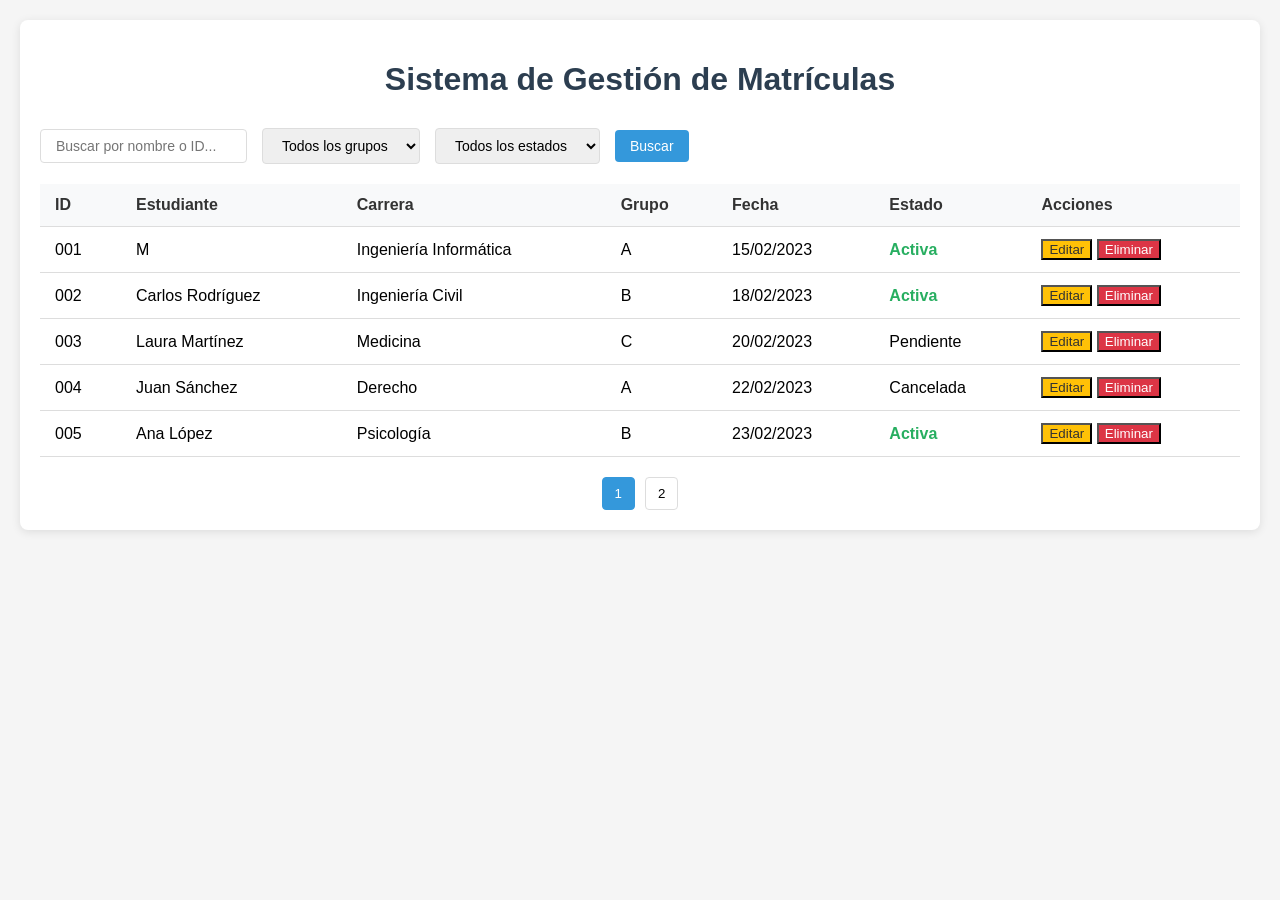
<file: consulta_matricula.html>
<!DOCTYPE html>
<html lang="es">
<head>
    <meta charset="UTF-8">
    <meta name="viewport" content="width=device-width, initial-scale=1.0">
    <title>Sistema de Gestión de Matrículas</title>
    <style>
        body {
            font-family: 'Segoe UI', Tahoma, Geneva, Verdana, sans-serif;
            margin: 0;
            padding: 20px;
            background-color: #f5f5f5;
        }

        .container {
            max-width: 1200px;
            margin: 0 auto;
            background-color: white;
            padding: 20px;
            border-radius: 8px;
            box-shadow: 0 2px 10px rgba(0, 0, 0, 0.1);
        }

        h1 {
            color: #2c3e50;
            text-align: center;
            margin-bottom: 30px;
        }

        .filtros {
            display: flex;
            gap: 15px;
            margin-bottom: 20px;
            align-items: center;
            flex-wrap: wrap;
        }

        .filtros input, .filtros select, .filtros button {
            padding: 8px 15px;
            border: 1px solid #ddd;
            border-radius: 4px;
            font-size: 14px;
        }

        .filtros button {
            background-color: #3498db;
            color: white;
            border: none;
            cursor: pointer;
            transition: background-color 0.3s;
        }

        .filtros button:hover {
            background-color: #2980b9;
        }

        table {
            width: 100%;
            border-collapse: collapse;
            margin-bottom: 20px;
        }

        th, td {
            padding: 12px 15px;
            text-align: left;
            border-bottom: 1px solid #ddd;
        }

        th {
            background-color: #f8f9fa;
            color: #333;
        }

        tr:hover {
            background-color: #f1f1f1;
        }

        .estado-activa {
            color: #27ae60;
            font-weight: bold;
        }

        .estado-baja-permanente {
            color: #e74c3c;
            font-weight: bold;
        }

        .estado-baja-temporal {
            color: #f39c12;
            font-weight: bold;
        }

       

        .paginacion {
            display: flex;
            justify-content: center;
            gap: 10px;
            margin-top: 20px;
        }

        .paginacion button {
            padding: 8px 12px;
            border: 1px solid #ddd;
            background-color: white;
            cursor: pointer;
            border-radius: 4px;
            transition: all 0.3s;
        }

        .paginacion button.active {
            background-color: #3498db;
            color: white;
            border-color: #3498db;
        }

        .paginacion button:hover:not(.active) {
            background-color: #f1f1f1;
        }

        /* Modal styles */
        .modal {
            display: none;
            position: fixed;
            top: 0;
            left: 0;
            width: 100%;
            height: 100%;
            background-color: rgba(0, 0, 0, 0.5);
            z-index: 1000;
            overflow-y: auto;
        }

        .modal-content {
            background-color: white;
            margin: 50px auto;
            padding: 25px;
            width: 80%;
            max-width: 800px;
            border-radius: 8px;
            box-shadow: 0 5px 15px rgba(0, 0, 0, 0.3);
            position: relative;
        }

        .close-modal {
            position: absolute;
            top: 15px;
            right: 20px;
            font-size: 24px;
            cursor: pointer;
            color: #666;
        }

        .close-modal:hover {
            color: #333;
        }

        .detalles-grid {
            display: grid;
            grid-template-columns: 1fr 1fr;
            gap: 20px;
            margin-bottom: 30px;
        }

        .detalles-card {
            padding: 15px;
            background-color: #f8f9fa;
            border-radius: 6px;
            border-left: 4px solid #3498db;
        }

        .detalles-card h3 {
            margin-top: 0;
            color: #3498db;
            border-bottom: 1px solid #ddd;
            padding-bottom: 8px;
            margin-bottom: 15px;
        }

        .detalles-item {
            margin-bottom: 8px;
        }

        .detalles-label {
            font-weight: bold;
            color: #555;
        }

        .btn-cerrar {
            background-color: #95a5a6;
            color: white;
            border: none;
            padding: 10px 20px;
            border-radius: 4px;
            cursor: pointer;
            font-size: 14px;
            transition: background-color 0.3s;
        }

        .btn-cerrar:hover {
            background-color: #7f8c8d;
        }

        .text-center {
            text-align: center;
        }

        .btn-editar {
            background-color: #ffc107;
            color: #333
        }

        .btn-editar:hover {
            background-color: #e0a800;
        }

        .btn-eliminar {
            background-color: #dc3545;
            color: white;
        }

        .btn-eliminar:hover {
            background-color: #c82333;
        }

        @media (max-width: 768px) {
            .detalles-grid {
                grid-template-columns: 1fr;
            }
        }
    </style>
</head>
<body>
    <div class="container">
        <h1>Sistema de Gestión de Matrículas</h1>
        
        <div class="filtros">
            <input type="text" id="busqueda" placeholder="Buscar por nombre o ID...">
            <select id="grupo-select">
                <option value="">Todos los grupos</option>
                <option value="401">Grupo 401</option>
                <option value="402">Grupo 402</option>
                <option value="403">Grupo 403</option>
            </select>
            <select id="estado-select">
                <option value="">Todos los estados</option>
                <option value="Activa">Activa</option>
                <option value="Baja Temporal">Baja Temporal</option>
                <option value="Baja Permanente">Baja Permanente</option>
            </select>
            <button id="btn-buscar">Buscar</button>
        </div>
        
        <table>
            <thead>
                <tr>
                    <th>ID</th>
                    <th>Estudiante</th>
                    <th>Carrera</th>
                    <th>Grupo</th>
                    <th>Fecha</th>
                    <th>Estado</th>
                    <th>Acciones</th>
                </tr>
            </thead>
            <tbody id="tbody-matriculas">
                </tbody>
        </table>
        
        <div class="paginacion" id="paginacion">
            </div>
    </div>
    
    <div id="detalles-modal" class="modal">
        <div class="modal-content">
            <span class="close-modal">&times;</span>
            <h2 id="modal-titulo">Detalles de Matrícula</h2>
            
            <div class="detalles-grid">
                <div class="detalles-card">
                    <h3>Información del Estudiante</h3>
                    <div class="detalles-item">
                        <span class="detalles-label">ID Estudiante:</span> 
                        <span id="estudiante-id"></span>
                    </div>
                    <div class="detalles-item">
                        <span class="detalles-label">Nombre Completo:</span> 
                        <span id="estudiante-nombre"></span>
                    </div>
                    <div class="detalles-item">
                        <span class="detalles-label">Email:</span> 
                        <span id="estudiante-email"></span>
                    </div>
                    <div class="detalles-item">
                        <span class="detalles-label">Teléfono:</span> 
                        <span id="estudiante-telefono"></span>
                    </div>
                </div>
                
                <div class="detalles-card">
                    <h3>Información Académica</h3>
                    <div class="detalles-item">
                        <span class="detalles-label">Carrera:</span> 
                        <span id="academico-carrera"></span>
                    </div>
                    <div class="detalles-item">
                        <span class="detalles-label">Grupo:</span> 
                        <span id="academico-grupo"></span>
                    </div>
                    <div class="detalles-item">
                        <span class="detalles-label">Semestre:</span> 
                        <span id="academico-semestre"></span>
                    </div>
                    <div class="detalles-item">
                        <span class="detalles-label">Modalidad:</span> 
                        <span id="academico-modalidad"></span>
                    </div>
                </div>
                
                <div class="detalles-card">
                    <h3>Detalles de Matrícula</h3>
                    <div class="detalles-item">
                        <span class="detalles-label">ID Matrícula:</span> 
                        <span id="matricula-id"></span>
                    </div>
                    <div class="detalles-item">
                        <span class="detalles-label">Fecha:</span> 
                        <span id="matricula-fecha"></span>
                    </div>
                    <div class="detalles-item">
                        <span class="detalles-label">Estado:</span> 
                        <span id="matricula-estado"></span>
                    </div>
                    <div class="detalles-item">
                        <span class="detalles-label">Periodo Académico:</span> 
                        <span id="matricula-periodo"></span>
                    </div>
                </div>
            </div>
            
            <h3>Asignaturas Matriculadas</h3>
            <table>
                <thead>
                    <tr>
                        <th>Código</th>
                        <th>Asignatura</th>
                        <th>Créditos</th>
                        <th>Grupo</th>
                        <th>Horario</th>
                    </tr>
                </thead>
                <tbody id="tbody-asignaturas">
                    </tbody>
            </table>
            
            <div class="text-center">
                <button id="btn-cerrar-modal" class="btn-cerrar">Cerrar</button>
            </div>
        </div>
    </div>
    
    <script>
    document.addEventListener('DOMContentLoaded', function() {

        // 1. Datos iniciales (se usarán si no hay nada en localStorage)
        const initialMatriculasData = [
            {
                id: "001",
                estudiante: "M",
                carrera: "Ingeniería Informática",
                grupo: "A",
                fecha: "15/02/2023",
                estado: "Activa",
                detalles: {
                    estudiante: {
                        id: "1",
                        nombre: "Soto Ledesma Fernando Daniel",
                        email: "fernandodanielsoto27@gmailcom",
                        telefono: "+52 668 463 4912"
                    },
                    academico: {
                        carrera: "Ingeniería En Software",
                        grupo: "403",
                        semestre: "8to Semestre",
                        modalidad: "Presencial"
                    },
                    matricula: {
                        id: "M2023-001",
                        fecha: "15/02/2023",
                        estado: "Activa",
                        periodoAcademico: "2023-2024"
                    },
                    asignaturas: [
                        { codigo: "INF301", nombre: "Programación Avanzada", creditos: 6, grupo: "A1", horario: "Lun-Mie 08:00-10:00" },
                        { codigo: "INF302", nombre: "Bases de Datos", creditos: 6, grupo: "A2", horario: "Mar-Jue 10:00-12:00" },
                        { codigo: "INF303", nombre: "Redes de Computadoras", creditos: 4, grupo: "A1", horario: "Vie 14:00-18:00" }
                    ]
                }
            },
            {
                id: "002",
                estudiante: "Carlos Rodríguez",
                carrera: "Ingeniería Civil",
                grupo: "B",
                fecha: "18/02/2023",
                estado: "Activa",
                detalles: {
                    estudiante: {
                        id: "E10046",
                        nombre: "Carlos Rodríguez López",
                        email: "carlos.rodriguez@example.com",
                        telefono: "+34 623 456 789"
                    },
                    academico: {
                        carrera: "Ingeniería Civil",
                        grupo: "B",
                        semestre: "3er Semestre",
                        modalidad: "Presencial"
                    },
                    matricula: {
                        id: "M2023-002",
                        fecha: "18/02/2023",
                        estado: "Activa",
                        periodoAcademico: "2023-2024"
                    },
                    asignaturas: [
                        { codigo: "CIV201", nombre: "Estructuras", creditos: 6, grupo: "B1", horario: "Lun-Mie 10:00-12:00" },
                        { codigo: "CIV202", nombre: "Materiales de Construcción", creditos: 5, grupo: "B2", horario: "Mar-Jue 08:00-10:00" },
                        { codigo: "CIV203", nombre: "Topografía", creditos: 4, grupo: "B1", horario: "Vie 10:00-14:00" }
                    ]
                }
            },
            {
                id: "003",
                estudiante: "Laura Martínez",
                carrera: "Medicina",
                grupo: "C",
                fecha: "20/02/2023",
                estado: "Pendiente",
                detalles: {
                    estudiante: {
                        id: "E10047",
                        nombre: "Laura Martínez García",
                        email: "laura.martinez@example.com",
                        telefono: "+34 634 567 890"
                    },
                    academico: {
                        carrera: "Medicina",
                        grupo: "C",
                        semestre: "7mo Semestre",
                        modalidad: "Presencial"
                    },
                    matricula: {
                        id: "M2023-003",
                        fecha: "20/02/2023",
                        estado: "Pendiente",
                        periodoAcademico: "2023-2024"
                    },
                    asignaturas: [
                        { codigo: "MED401", nombre: "Anatomía Avanzada", creditos: 8, grupo: "C1", horario: "Lun-Mie 08:00-11:00" },
                        { codigo: "MED402", nombre: "Farmacología", creditos: 7, grupo: "C2", horario: "Mar-Jue 11:00-14:00" },
                        { codigo: "MED403", nombre: "Patología", creditos: 6, grupo: "C1", horario: "Vie 09:00-13:00" }
                    ]
                }
            },
            {
                id: "004",
                estudiante: "Juan Sánchez",
                carrera: "Derecho",
                grupo: "A",
                fecha: "22/02/2023",
                estado: "Cancelada",
                detalles: {
                    estudiante: {
                        id: "E10048",
                        nombre: "Juan Sánchez Ruiz",
                        email: "juan.sanchez@example.com",
                        telefono: "+34 645 678 901"
                    },
                    academico: {
                        carrera: "Derecho",
                        grupo: "A",
                        semestre: "6to Semestre",
                        modalidad: "Online"
                    },
                    matricula: {
                        id: "M2023-004",
                        fecha: "22/02/2023",
                        estado: "Cancelada",
                        periodoAcademico: "2023-2024"
                    },
                    asignaturas: [
                        { codigo: "DER301", nombre: "Derecho Civil", creditos: 6, grupo: "A3", horario: "Lun-Mie 16:00-18:00" },
                        { codigo: "DER302", nombre: "Derecho Penal", creditos: 6, grupo: "A2", horario: "Mar-Jue 18:00-20:00" },
                        { codigo: "DER303", nombre: "Filosofía del Derecho", creditos: 4, grupo: "A1", horario: "Vie 16:00-20:00" }
                    ]
                }
            },
            {
                id: "005",
                estudiante: "Ana López",
                carrera: "Psicología",
                grupo: "B",
                fecha: "23/02/2023",
                estado: "Activa",
                detalles: {
                    estudiante: {
                        id: "E10049",
                        nombre: "Ana López Moreno",
                        email: "ana.lopez@example.com",
                        telefono: "+34 656 789 012"
                    },
                    academico: {
                        carrera: "Psicología",
                        grupo: "B",
                        semestre: "4to Semestre",
                        modalidad: "Presencial"
                    },
                    matricula: {
                        id: "M2023-005",
                        fecha: "23/02/2023",
                        estado: "Activa",
                        periodoAcademico: "2023-2024"
                    },
                    asignaturas: [
                        { codigo: "PSI201", nombre: "Psicología Social", creditos: 5, grupo: "B3", horario: "Lun-Mie 09:00-11:00" },
                        { codigo: "PSI202", nombre: "Psicología Clínica", creditos: 6, grupo: "B2", horario: "Mar-Jue 11:00-13:00" },
                        { codigo: "PSI203", nombre: "Neuropsicología", creditos: 5, grupo: "B1", horario: "Vie 15:00-19:00" }
                    ]
                }
            },
            {
                id: "006",
                estudiante: "Pedro Fernández",
                carrera: "Arquitectura",
                grupo: "C",
                fecha: "25/02/2023",
                estado: "Pendiente",
                detalles: {
                    estudiante: {
                        id: "E10050",
                        nombre: "Pedro Fernández Castro",
                        email: "pedro.fernandez@example.com",
                        telefono: "+34 667 890 123"
                    },
                    academico: {
                        carrera: "Arquitectura",
                        grupo: "C",
                        semestre: "8vo Semestre",
                        modalidad: "Presencial"
                    },
                    matricula: {
                        id: "M2023-006",
                        fecha: "25/02/2023",
                        estado: "Pendiente",
                        periodoAcademico: "2023-2024"
                    },
                    asignaturas: [
                        { codigo: "ARQ401", nombre: "Proyectos Arquitectónicos", creditos: 8, grupo: "C2", horario: "Lun-Mie 15:00-18:00" },
                        { codigo: "ARQ402", nombre: "Urbanismo", creditos: 6, grupo: "C1", horario: "Mar-Jue 12:00-14:00" },
                        { codigo: "ARQ403", nombre: "Construcción Avanzada", creditos: 5, grupo: "C2", horario: "Vie 09:00-13:00" }
                    ]
                }
            },
            {
                id: "007",
                estudiante: "Elena Torres",
                carrera: "Economía",
                grupo: "A",
                fecha: "26/02/2023",
                estado: "Activa",
                detalles: {
                    estudiante: {
                        id: "E10051",
                        nombre: "Elena Torres Vega",
                        email: "elena.torres@example.com",
                        telefono: "+34 678 901 234"
                    },
                    academico: {
                        carrera: "Economía",
                        grupo: "A",
                        semestre: "3er Semestre",
                        modalidad: "Online"
                    },
                    matricula: {
                        id: "M2023-007",
                        fecha: "26/02/2023",
                        estado: "Activa",
                        periodoAcademico: "2023-2024"
                    },
                    asignaturas: [
                        { codigo: "ECO201", nombre: "Macroeconomía", creditos: 6, grupo: "A1", horario: "Lun-Mie 10:00-12:00" },
                        { codigo: "ECO202", nombre: "Estadística Económica", creditos: 5, grupo: "A2", horario: "Mar-Jue 12:00-14:00" },
                        { codigo: "ECO203", nombre: "Historia Económica", creditos: 4, grupo: "A1", horario: "Vie 10:00-14:00" }
                    ]
                }
            },
            {
                id: "008",
                estudiante: "Miguel Gómez",
                carrera: "Física",
                grupo: "B",
                fecha: "27/02/2023",
                estado: "Cancelada",
                detalles: {
                    estudiante: {
                        id: "E10052",
                        nombre: "Miguel Gómez Sanz",
                        email: "miguel.gomez@example.com",
                        telefono: "+34 689 012 345"
                    },
                    academico: {
                        carrera: "Física",
                        grupo: "B",
                        semestre: "5to Semestre",
                        modalidad: "Presencial"
                    },
                    matricula: {
                        id: "M2023-008",
                        fecha: "27/02/2023",
                        estado: "Cancelada",
                        periodoAcademico: "2023-2024"
                    },
                    asignaturas: [
                        { codigo: "FIS301", nombre: "Física Cuántica", creditos: 7, grupo: "B2", horario: "Lun-Mie 08:00-10:00" },
                        { codigo: "FIS302", nombre: "Mecánica", creditos: 6, grupo: "B1", horario: "Mar-Jue 10:00-12:00" },
                        { codigo: "FIS303", nombre: "Electromagnetismo", creditos: 6, grupo: "B3", horario: "Vie 12:00-16:00" }
                    ]
                }
            },
            {
                id: "009",
                estudiante: "Carmen Ortiz",
                carrera: "Química",
                grupo: "C",
                fecha: "01/03/2023",
                estado: "Activa",
                detalles: {
                    estudiante: {
                        id: "E10053",
                        nombre: "Carmen Ortiz Díaz",
                        email: "carmen.ortiz@example.com",
                        telefono: "+34 690 123 456"
                    },
                    academico: {
                        carrera: "Química",
                        grupo: "C",
                        semestre: "6to Semestre",
                        modalidad: "Presencial"
                    },
                    matricula: {
                        id: "M2023-009",
                        fecha: "01/03/2023",
                        estado: "Activa",
                        periodoAcademico: "2023-2024"
                    },
                    asignaturas: [
                        { codigo: "QUI301", nombre: "Química Orgánica", creditos: 6, grupo: "C1", horario: "Lun-Mie 11:00-13:00" },
                        { codigo: "QUI302", nombre: "Química Analítica", creditos: 5, grupo: "C2", horario: "Mar-Jue 09:00-11:00" },
                        { codigo: "QUI303", nombre: "Bioquímica", creditos: 5, grupo: "C3", horario: "Vie 11:00-15:00" }
                    ]
                }
            },
            {
                id: "010",
                estudiante: "David Navarro",
                carrera: "Matemáticas",
                grupo: "A",
                fecha: "02/03/2023",
                estado: "Pendiente",
                detalles: {
                    estudiante: {
                        id: "E10054",
                        nombre: "David Navarro Gil",
                        email: "david.navarro@example.com",
                        telefono: "+34 701 234 567"
                    },
                    academico: {
                        carrera: "Matemáticas",
                        grupo: "A",
                        semestre: "4to Semestre",
                        modalidad: "Presencial"
                    },
                    matricula: {
                        id: "M2023-010",
                        fecha: "02/03/2023",
                        estado: "Pendiente",
                        periodoAcademico: "2023-2024"
                    },
                    asignaturas: [
                        { codigo: "MAT201", nombre: "Análisis Matemático", creditos: 7, grupo: "A2", horario: "Lun-Mie 12:00-14:00" },
                        { codigo: "MAT202", nombre: "Álgebra Lineal", creditos: 6, grupo: "A1", horario: "Mar-Jue 14:00-16:00" },
                        { codigo: "MAT203", nombre: "Estadística", creditos: 5, grupo: "A3", horario: "Vie 09:00-13:00" }
                    ]
                }
            }
        ];

        // Carga o inicializa los datos de matrículas
        let matriculas = []; // Cambiamos a 'let' para poder reasignarla
        const storedMatriculas = localStorage.getItem('matriculasData');
        if (storedMatriculas) {
            try {
                // Intenta parsear los datos. Si hay un error, usa los datos iniciales.
                matriculas = JSON.parse(storedMatriculas);
            } catch (e) {
                console.error("Error al parsear datos de localStorage:", e);
                matriculas = [...initialMatriculasData];
                saveMatriculasToLocalStorage(); // Guarda los datos iniciales si hubo error
            }
        } else {
            // Si no hay datos en localStorage, usa los iniciales y guárdalos
            matriculas = [...initialMatriculasData];
            saveMatriculasToLocalStorage();
        }

        // 2. Elementos del DOM
        const tbodyMatriculas = document.getElementById('tbody-matriculas');
        const busquedaInput = document.getElementById('busqueda');
        const grupoSelect = document.getElementById('grupo-select');
        const estadoSelect = document.getElementById('estado-select');
        const btnBuscar = document.getElementById('btn-buscar');
        const modal = document.getElementById('detalles-modal');
        const closeModalBtn = document.querySelector('.close-modal');
        const btnCerrarModal = document.getElementById('btn-cerrar-modal');
        const tbodyAsignaturas = document.getElementById('tbody-asignaturas');

        // 3. Configuración de paginación
        const itemsPerPage = 5;
        let currentPage = 1;
        let filteredData = [...matriculas]; // Inicializa con todos los datos cargados

        // --- Funciones para la persistencia de datos ---

        /**
         * Guarda el array 'matriculas' actual en localStorage.
         */
        function saveMatriculasToLocalStorage() {
            localStorage.setItem('matriculasData', JSON.stringify(matriculas));
        }

        // --- Funciones principales ---

        /**
         * Carga los datos en la tabla, aplicando paginación.
         * @param {Array} data - El array de matrículas a mostrar.
         * @param {number} page - La página actual.
         */
        function cargarTabla(data, page) {
            tbodyMatriculas.innerHTML = '';

            // Cálculos para paginación
            const start = (page - 1) * itemsPerPage;
            const end = start + itemsPerPage;
            const paginatedItems = data.slice(start, end);

            if (paginatedItems.length === 0) {
                const tr = document.createElement('tr');
                tr.innerHTML = '<td colspan="7" class="text-center">No se encontraron resultados</td>';
                tbodyMatriculas.appendChild(tr);
            } else {
                paginatedItems.forEach(item => {
                    const tr = document.createElement('tr');

                    let estadoClass = '';
                    if (item.estado === 'Activa') estadoClass = 'estado-activa';
                    else if (item.estado === 'Baja Temporal') estadoClass = 'estado-baja-temporal';
                    else if (item.estado === 'Baja Permanente') estadoClass = 'estado-baja-permanente';

                    tr.innerHTML = `
                        <td>${item.id}</td>
                        <td>${item.estudiante}</td>
                        <td>${item.carrera}</td>
                        <td>${item.grupo}</td>
                        <td>${item.fecha}</td>
                        <td class="${estadoClass}">${item.estado}</td>
                        <td>
                            <button class="btn-editar" onclick="editarMatricula('${item.id}')">Editar</button>
                            <button class="btn-eliminar" onclick="eliminarMatricula('${item.id}')">Eliminar</button>
                        </td>
                    `;
                    tbodyMatriculas.appendChild(tr);
                });
            }

            // Actualizar paginación
            const totalPages = Math.ceil(data.length / itemsPerPage);
            const paginationHtml = generatePaginationHtml(totalPages, page);
            paginacion.innerHTML = paginationHtml;
        }

        /**
         * Genera el HTML para los botones de paginación.
         * @param {number} totalPages - Número total de páginas.
         * @param {number} currentPage - Página actual.
         * @returns {string} HTML de paginación.
         */
        function generatePaginationHtml(totalPages, currentPage) {
            let html = '';
            for (let i = 1; i <= totalPages; i++) {
                const isActive = i === currentPage ? 'active' : '';
                html += `<button class="btn-pagination ${isActive}" onclick="changePage(${i})">${i}</button>`;
            }
            return html;
        }

        /**
         * Cambia la página actual de la tabla y la recarga.
         * Esta función es global para ser accesible desde el `onclick` de los botones.
         * @param {number} page - La nueva página a cargar.
         */
        window.changePage = function(page) {
            currentPage = page;
            cargarTabla(filteredData, currentPage);
        }

        /**
         * Aplica los filtros de búsqueda y estado, actualizando los datos filtrados y la tabla.
         */
        function aplicarFiltros() {
            const searchTerm = busquedaInput.value.toLowerCase();
            const selectedGrupo = grupoSelect.value;
            const selectedEstado = estadoSelect.value;

            filteredData = matriculas.filter(matricula => {
                const matchesSearch = matricula.estudiante.toLowerCase().includes(searchTerm) ||
                                      matricula.id.toLowerCase().includes(searchTerm);
                const matchesGrupo = selectedGrupo === "" || matricula.grupo === selectedGrupo;
                const matchesEstado = selectedEstado === "" || matricula.estado === selectedEstado;
                return matchesSearch && matchesGrupo && matchesEstado;
            });
            currentPage = 1; // Reiniciar a la primera página después de filtrar
            cargarTabla(filteredData, currentPage);
        }

        // --- Funciones para el modal de detalles ---

        /**
         * Muestra los detalles completos de una matrícula en un modal.
         * Esta función es global para ser accesible desde el `onclick` de los botones.
         * @param {string} id - El ID de la matrícula cuyos detalles se quieren mostrar.
         */
        window.mostrarDetallesMatricula = function(id) {
            const matricula = matriculas.find(m => m.id === id);
            if (matricula && matricula.detalles) {
                const detalles = matricula.detalles;

                document.getElementById('estudiante-id').textContent = detalles.estudiante.id;
                document.getElementById('estudiante-nombre').textContent = detalles.estudiante.nombre;
                document.getElementById('estudiante-email').textContent = detalles.estudiante.email;
                document.getElementById('estudiante-telefono').textContent = detalles.estudiante.telefono;

                document.getElementById('academico-carrera').textContent = detalles.academico.carrera;
                document.getElementById('academico-grupo').textContent = detalles.academico.grupo;
                document.getElementById('academico-semestre').textContent = detalles.academico.semestre;
                document.getElementById('academico-modalidad').textContent = detalles.academico.modalidad;

                document.getElementById('matricula-id').textContent = detalles.matricula.id;
                document.getElementById('matricula-fecha').textContent = detalles.matricula.fecha;
                document.getElementById('matricula-estado').textContent = detalles.matricula.estado;
                document.getElementById('matricula-periodo').textContent = detalles.matricula.periodoAcademico;

                tbodyAsignaturas.innerHTML = '';
                detalles.asignaturas.forEach(asignatura => {
                    const tr = document.createElement('tr');
                    tr.innerHTML = `
                        <td>${asignatura.codigo}</td>
                        <td>${asignatura.nombre}</td>
                        <td>${asignatura.creditos}</td>
                        <td>${asignatura.grupo}</td>
                        <td>${asignatura.horario}</td>
                    `;
                    tbodyAsignaturas.appendChild(tr);
                });

                modal.style.display = 'block';
            }
        }

        // --- Funciones de Editar y Eliminar (ahora globales para ser accesibles desde el HTML) ---

        /**
         * Elimina una matrícula del array y actualiza la tabla y localStorage.
         * Esta función es global para ser accesible desde el `onclick` de los botones.
         * @param {string} id - El ID de la matrícula a eliminar.
         */
        window.eliminarMatricula = function(id) {
            if (confirm(`¿Estás seguro de que quieres eliminar la matrícula con ID ${id}?`)) {
                // Encontrar el índice de la matrícula a eliminar
                const index = matriculas.findIndex(m => m.id === id);

                if (index !== -1) {
                    // Eliminar la matrícula del array original
                    matriculas.splice(index, 1);
                    saveMatriculasToLocalStorage(); // Guardar los cambios
                    aplicarFiltros(); // Re-aplicar filtros y recargar la tabla
                    alert(`Matrícula con ID ${id} eliminada correctamente.`);
                } else {
                    alert(`No se encontró la matrícula con ID ${id}.`);
                }
            }
        };

        /**
         * Permite editar los campos principales de una matrícula y actualiza la tabla y localStorage.
         * Esta función es global para ser accesible desde el `onclick` de los botones.
         * @param {string} id - El ID de la matrícula a editar.
         */
        window.editarMatricula = function(id) {
            const matriculaAEditar = matriculas.find(m => m.id === id);

            if (matriculaAEditar) {
                // Usamos prompt para la edición rápida. Para una UI real, se usaría un modal/formulario.
                const nuevoEstudiante = prompt('Editar Nombre del Estudiante:', matriculaAEditar.estudiante);
                const nuevaCarrera = prompt('Editar Carrera:', matriculaAEditar.carrera);
                const nuevoGrupo = prompt('Editar Grupo:', matriculaAEditar.grupo);
                const nuevoEstado = prompt('Editar Estado (Activa, Baja Temporal, Baja Permanente):', matriculaAEditar.estado);

                // Validar y actualizar si el usuario no canceló los prompts
                if (nuevoEstudiante !== null && nuevaCarrera !== null && nuevoGrupo !== null && nuevoEstado !== null) {
                    matriculaAEditar.estudiante = nuevoEstudiante;
                    matriculaAEditar.carrera = nuevaCarrera;
                    matriculaAEditar.grupo = nuevoGrupo;
                    // Opcional: Validar que el estado sea uno de los valores permitidos
                    if (['Activa', 'Baja Temporal', 'Baja Permanente'].includes(nuevoEstado)) {
                        matriculaAEditar.estado = nuevoEstado;
                        // Actualizar también el estado en los detalles para consistencia
                        matriculaAEditar.detalles.matricula.estado = nuevoEstado;
                    } else {
                        alert('Estado no válido. Por favor, use "Activa", "Baja Temporal" o "Baja Permanente".');
                        return; // Salir de la función si el estado no es válido
                    }

                    saveMatriculasToLocalStorage(); // Guardar los cambios
                    aplicarFiltros(); // Re-aplicar filtros y recargar la tabla
                    alert(`Matrícula con ID ${id} actualizada correctamente.`);
                } else {
                    alert('Edición cancelada.');
                }
            } else {
                alert(`No se encontró la matrícula con ID ${id}.`);
            }
        };


        // --- Event Listeners ---

        btnBuscar.addEventListener('click', aplicarFiltros);
        busquedaInput.addEventListener('keyup', aplicarFiltros); // Búsqueda en vivo
        grupoSelect.addEventListener('change', aplicarFiltros);
        estadoSelect.addEventListener('change', aplicarFiltros);

        // Event listeners para cerrar el modal de detalles
        closeModalBtn.addEventListener('click', () => {
            modal.style.display = 'none';
        });

        btnCerrarModal.addEventListener('click', () => {
            modal.style.display = 'none';
        });

        window.addEventListener('click', (event) => {
            if (event.target === modal) {
                modal.style.display = 'none';
            }
        });

        // Cargar la tabla inicialmente con los datos (ya sean iniciales o cargados de localStorage)
        aplicarFiltros(); // Esto también inicializa filteredData y carga la tabla
    });
</script>
</body>
</html>
</file>
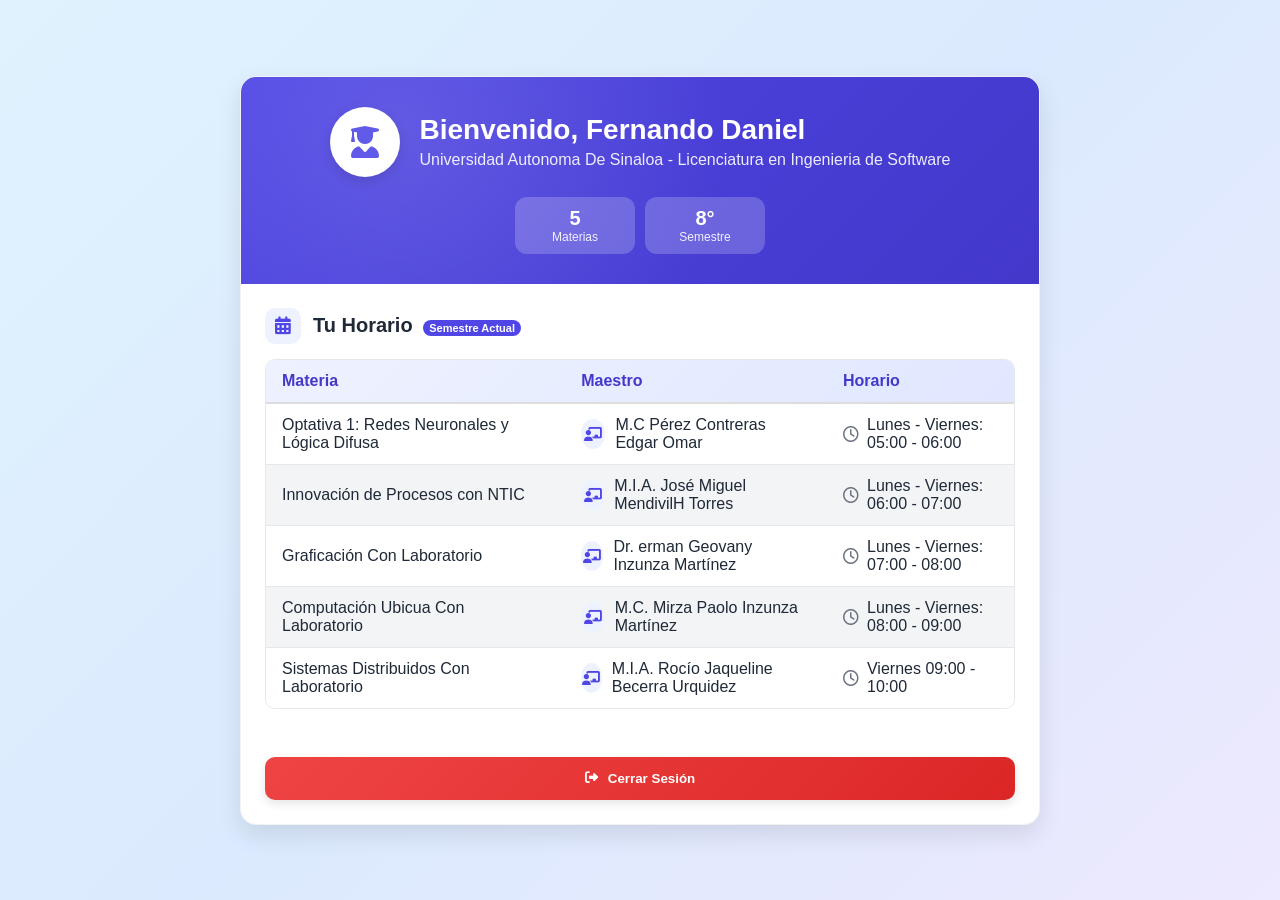
<file: estudiante.html>
<!DOCTYPE html>
<html lang="es">
<head>
  <meta charset="UTF-8">
  <meta name="viewport" content="width=device-width, initial-scale=1.0">
  <title>Panel Estudiante</title>
  <link rel="stylesheet" href="https://cdnjs.cloudflare.com/ajax/libs/font-awesome/6.4.0/css/all.min.css">
  <style>
    :root {
      --primary: #4f46e5;
      --primary-dark: #4338ca;
      --primary-light: #eef2ff;
      --secondary: #10b981;
      --secondary-dark: #059669;
      --accent: #8b5cf6;
      --danger: #ef4444;
      --danger-dark: #dc2626;
      --gray-dark: #1f2937;
      --gray: #6b7280;
      --gray-light: #e5e7eb;
      --gray-lighter: #f3f4f6;
      --bg-gradient: linear-gradient(135deg, #e0f2fe 0%, #dbeafe 50%, #ede9fe 100%);
    }
    
    * {
      margin: 0;
      padding: 0;
      box-sizing: border-box;
      font-family: 'Segoe UI', Tahoma, Geneva, Verdana, sans-serif;
    }
    
    body {
      background: var(--bg-gradient);
      min-height: 100vh;
      display: flex;
      flex-direction: column;
      justify-content: center;
      align-items: center;
      padding: 20px;
      color: var(--gray-dark);
    }
    
    .container {
      background-color: white;
      border-radius: 16px;
      box-shadow: 0 10px 25px rgba(0, 0, 0, 0.1);
      width: 100%;
      max-width: 800px;
      overflow: hidden;
      border: 1px solid rgba(0, 0, 0, 0.05);
      animation: fadeIn 0.5s ease-in-out;
    }
    
    .header {
      background: linear-gradient(135deg, var(--primary) 0%, var(--primary-dark) 100%);
      color: white;
      padding: 30px 20px;
      position: relative;
      text-align: center;
    }
    
    .header-decoration {
      position: absolute;
      top: 0;
      left: 0;
      width: 100%;
      height: 100%;
      background-image: radial-gradient(circle at 20% 25%, rgba(255, 255, 255, 0.2) 0%, rgba(255, 255, 255, 0) 50%);
      opacity: 0.6;
    }
    
    .user-info {
      display: flex;
      align-items: center;
      justify-content: center;
      margin-bottom: 20px;
    }
    
    .avatar {
      width: 70px;
      height: 70px;
      background-color: white;
      border-radius: 50%;
      display: flex;
      justify-content: center;
      align-items: center;
      margin-right: 20px;
      box-shadow: 0 4px 12px rgba(0, 0, 0, 0.15);
      border: 3px solid rgba(255, 255, 255, 0.3);
    }
    
    .avatar i {
      color: var(--primary);
      font-size: 32px;
    }
    
    .user-details {
      text-align: left;
    }
    
    .title {
      font-size: 28px;
      font-weight: 700;
      margin-bottom: 5px;
    }
    
    .subtitle {
      font-size: 16px;
      opacity: 0.9;
      font-weight: 400;
    }
    
    .stats {
      display: flex;
      justify-content: center;
      padding: 0 20px;
    }
    
    .stat-item {
      background-color: rgba(255, 255, 255, 0.2);
      border-radius: 12px;
      padding: 10px 15px;
      margin: 0 5px;
      text-align: center;
      flex: 1;
      max-width: 120px;
    }
    
    .stat-value {
      font-size: 20px;
      font-weight: 700;
    }
    
    .stat-label {
      font-size: 12px;
      opacity: 0.9;
    }
    
    .content {
      padding: 24px;
    }
    
    .section {
      margin-bottom: 24px;
    }
    
    .section-header {
      display: flex;
      align-items: center;
      margin-bottom: 15px;
    }
    
    .section-icon {
      width: 36px;
      height: 36px;
      background-color: var(--primary-light);
      border-radius: 10px;
      display: flex;
      justify-content: center;
      align-items: center;
      margin-right: 12px;
    }
    
    .section-icon i {
      color: var(--primary);
      font-size: 18px;
    }
    
    .section-title {
      font-size: 20px;
      font-weight: 600;
      color: var(--gray-dark);
    }
    
    .table-container {
      overflow-x: auto;
      border-radius: 10px;
      border: 1px solid var(--gray-light);
    }
    
    table {
      width: 100%;
      border-collapse: collapse;
      background-color: white;
    }
    
    thead {
      background: linear-gradient(135deg, var(--primary-light) 0%, #e0e7ff 100%);
    }
    
    th {
      text-align: left;
      padding: 12px 16px;
      font-weight: 600;
      color: var(--primary-dark);
      border-bottom: 2px solid #ddd;
    }
    
    td {
      padding: 12px 16px;
      border-bottom: 1px solid var(--gray-light);
    }
    
    tr:last-child td {
      border-bottom: none;
    }
    
    tr:nth-child(even) {
      background-color: var(--gray-lighter);
    }
    
    tr:hover {
      background-color: var(--primary-light);
      transition: background-color 0.2s;
    }
    
    .teacher-name {
      display: flex;
      align-items: center;
    }
    
    .teacher-avatar {
      width: 30px;
      height: 30px;
      background-color: var(--primary-light);
      border-radius: 50%;
      display: flex;
      justify-content: center;
      align-items: center;
      margin-right: 10px;
    }
    
    .teacher-avatar i {
      color: var(--primary);
      font-size: 14px;
    }
    
    .schedule {
      display: flex;
      align-items: center;
    }
    
    .schedule i {
      margin-right: 8px;
      color: var(--gray);
    }
    
    .footer {
      padding: 0 24px 24px;
    }
    
    .btn {
      display: flex;
      align-items: center;
      justify-content: center;
      padding: 14px;
      border-radius: 10px;
      font-weight: 600;
      cursor: pointer;
      transition: all 0.3s ease;
      width: 100%;
      border: none;
      color: white;
      box-shadow: 0 4px 10px rgba(0, 0, 0, 0.1);
      position: relative;
      overflow: hidden;
    }
    
    .btn i {
      margin-right: 10px;
    }
    
    .btn-danger {
      background: linear-gradient(135deg, var(--danger) 0%, var(--danger-dark) 100%);
    }
    
    .btn-danger:hover {
      background: linear-gradient(135deg, var(--danger-dark) 0%, var(--danger) 100%);
      transform: translateY(-2px);
    }
    
    .ripple {
      position: relative;
      overflow: hidden;
    }
    
    .ripple:after {
      content: "";
      display: block;
      position: absolute;
      width: 100%;
      height: 100%;
      top: 0;
      left: 0;
      pointer-events: none;
      background-image: radial-gradient(circle, #fff 10%, transparent 10.01%);
      background-repeat: no-repeat;
      background-position: 50%;
      transform: scale(10, 10);
      opacity: 0;
      transition: transform .5s, opacity 1s;
    }
    
    .ripple:active:after {
      transform: scale(0, 0);
      opacity: .3;
      transition: 0s;
    }
    
    .notification {
      position: fixed;
      top: 20px;
      right: 20px;
      background: white;
      border-radius: 8px;
      padding: 15px;
      box-shadow: 0 4px 15px rgba(0, 0, 0, 0.15);
      display: flex;
      align-items: center;
      transform: translateX(calc(100% + 40px));
      transition: transform 0.3s ease;
      z-index: 1000;
      max-width: 300px;
    }
    
    .notification.show {
      transform: translateX(0);
    }
    
    .notification-icon {
      background-color: var(--primary-light);
      color: var(--primary);
      width: 40px;
      height: 40px;
      border-radius: 50%;
      display: flex;
      justify-content: center;
      align-items: center;
      margin-right: 15px;
      flex-shrink: 0;
    }
    
    .notification-content {
      flex-grow: 1;
    }
    
    .notification-title {
      font-weight: 600;
      margin-bottom: 5px;
      color: var(--gray-dark);
    }
    
    .notification-message {
      font-size: 14px;
      color: var(--gray);
    }
    
    .close-notification {
      color: var(--gray);
      background: none;
      border: none;
      cursor: pointer;
      margin-left: 10px;
      font-size: 16px;
    }
    
    .badge {
      display: inline-block;
      background-color: var(--primary);
      color: white;
      font-size: 11px;
      padding: 2px 6px;
      border-radius: 10px;
      margin-left: 5px;
    }
    
    @keyframes fadeIn {
      from { opacity: 0; transform: translateY(20px); }
      to { opacity: 1; transform: translateY(0); }
    }
    
    @media (max-width: 768px) {
      .container {
        border-radius: 12px;
      }
      
      .header {
        padding: 20px 15px;
      }
      
      .user-info {
        flex-direction: column;
        text-align: center;
      }
      
      .avatar {
        margin-right: 0;
        margin-bottom: 15px;
      }
      
      .user-details {
        text-align: center;
      }
      
      .content {
        padding: 20px 15px;
      }
      
      .title {
        font-size: 24px;
      }
      
      .section-title {
        font-size: 18px;
      }
      
      th, td {
        padding: 10px;
        font-size: 14px;
      }
      
      .stats {
        flex-direction: column;
        align-items: center;
      }
      
      .stat-item {
        margin: 5px 0;
        width: 100%;
        max-width: none;
      }
    }
  </style>
</head>
<body>
  <!-- Notificación -->
  <div class="notification" id="notification">
    <div class="notification-icon">
      <i class="fas fa-info-circle"></i>
    </div>
    <div class="notification-content">
      <div class="notification-title">Información</div>
      <div class="notification-message">Mensaje de notificación</div>
    </div>
    <button class="close-notification" onclick="closeNotification()">
      <i class="fas fa-times"></i>
    </button>
  </div>

  <div class="container">
    <!-- Header con información del estudiante -->
    <div class="header">
      <div class="header-decoration"></div>
      
      <div class="user-info">
        <div class="avatar">
          <i class="fas fa-user-graduate"></i>
        </div>
        <div class="user-details">
          <h1 class="title">Bienvenido, Fernando Daniel</h1>
          <p class="subtitle">Universidad Autonoma De Sinaloa - Licenciatura en Ingenieria de Software</p>
        </div>
      </div>
      
      <div class="stats">
        <div class="stat-item">
          <div class="stat-value">5</div>
          <div class="stat-label">Materias</div>
        </div>
        <div class="stat-item">
          <div class="stat-value">8°</div>
          <div class="stat-label">Semestre</div>
        </div>
      </div>
    </div>
    
    <div class="content">
      <!-- Sección de Horario -->
      <div class="section">
        <div class="section-header">
          <div class="section-icon">
            <i class="fas fa-calendar-alt"></i>
          </div>
          <h3 class="section-title">Tu Horario <span class="badge">Semestre Actual</span></h3>
        </div>
        
        <div class="table-container">
          <table>
            <thead>
              <tr>
                <th style="width: 40%">Materia</th>
                <th style="width: 35%">Maestro</th>
                <th style="width: 25%">Horario</th>
              </tr>
            </thead>
            <tbody id="horario-body">
              <!-- Los horarios se insertarán aquí dinámicamente -->
            </tbody>
          </table>
        </div>
      </div>
    </div>
    
    <div class="footer">
      <button class="btn btn-danger ripple" onclick="cerrarSesion()">
        <i class="fas fa-sign-out-alt"></i> Cerrar Sesión
      </button>
    </div>
  </div>

  <script>
  // ✅ Define PRIMERO showNotification
  function showNotification(title, message) {
    const notification = document.getElementById("notification");
    notification.querySelector(".notification-title").textContent = title;
    notification.querySelector(".notification-message").textContent = message;
    notification.classList.add("show");
    
    setTimeout(() => notification.classList.remove("show"), 3000);
  }

  // ✅ Luego define cerrarSesion
  function cerrarSesion() {
    showNotification('Cerrando sesión', 'Hasta pronto, ¡que tengas un excelente día!'); // Ahora sí existe
    setTimeout(() => {
      localStorage.removeItem("token");
      window.location.href = "index.html";
    }, 1500);
  }
   
   const horarios = [
     { materia: "Optativa 1: Redes Neuronales y Lógica Difusa", maestro: "M.C Pérez Contreras Edgar Omar", horario: "Lunes - Viernes: 05:00 - 06:00" },
     { materia: "Innovación de Procesos con NTIC", maestro: "M.I.A. José Miguel MendivilH Torres", horario: "Lunes - Viernes: 06:00 - 07:00" },
     { materia: "Graficación Con Laboratorio", maestro: "Dr. erman Geovany Inzunza Martínez", horario: "Lunes - Viernes: 07:00 - 08:00" },
     { materia: "Computación Ubicua Con Laboratorio", maestro: "M.C. Mirza Paolo Inzunza Martínez", horario: "Lunes - Viernes: 08:00 - 09:00" },
     { materia: "Sistemas Distribuidos Con Laboratorio", maestro: "M.I.A. Rocío Jaqueline Becerra Urquidez", horario: "Viernes 09:00 - 10:00" },
   ];

     // Cargar horarios en la tabla
     function cargarHorario() {
      const tbody = document.getElementById("horario-body");
      tbody.innerHTML = "";
      horarios.forEach(h => {
        const row = `<tr>
          <td>${h.materia}</td>
          <td>
            <div class="teacher-name">
              <div class="teacher-avatar">
                <i class="fas fa-chalkboard-teacher"></i>
              </div>
              ${h.maestro}
            </div>
          </td>
          <td>
            <div class="schedule">
              <i class="far fa-clock"></i>
              ${h.horario}
            </div>
          </td>
        </tr>`;
        tbody.innerHTML += row;
      });
    }
   
   document.addEventListener("DOMContentLoaded", function() {
    cargarHorario();
   });
   </script>
</file>
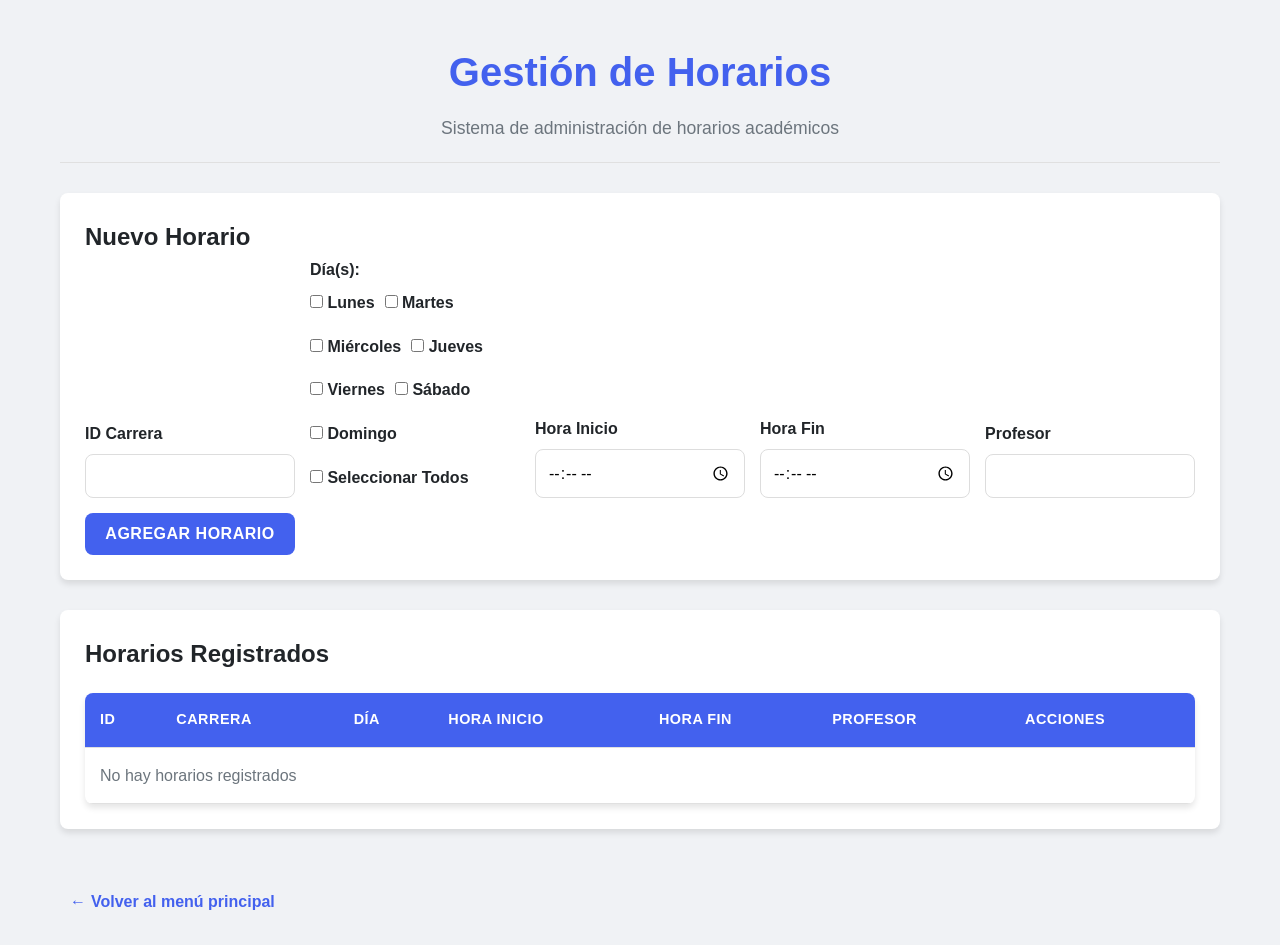
<file: gestion_horarios.html>
<!DOCTYPE html>
<html lang="es">
<head>
    <meta charset="UTF-8">
    <meta name="viewport" content="width=device-width, initial-scale=1.0">
    <title>Gestión de Horarios</title>
    <style>
        :root {
            --primary: #4361ee;
            --primary-dark: #3a56d4;
            --secondary: #f72585;
            --light: #f8f9fa;
            --dark: #212529;
            --gray: #6c757d;
            --success: #4cc9f0;
            --border-radius: 8px;
            --box-shadow: 0 4px 6px rgba(0, 0, 0, 0.1);
            --transition: all 0.3s ease;
        }
        
        * {
            margin: 0;
            padding: 0;
            box-sizing: border-box;
            font-family: 'Segoe UI', Tahoma, Geneva, Verdana, sans-serif;
        }
        
        body {
            background-color: #f0f2f5;
            color: var(--dark);
            line-height: 1.6;
            padding: 20px;
            max-width: 1200px;
            margin: 0 auto;
        }
        
        header {
            text-align: center;
            margin-bottom: 30px;
            padding: 20px 0;
            border-bottom: 1px solid #e0e0e0;
        }
        
        h1 {
            color: var(--primary);
            font-size: 2.5rem;
            margin-bottom: 10px;
        }
        
        .subtitle {
            color: var(--gray);
            font-weight: normal;
            font-size: 1.1rem;
        }
        
        .card {
            background-color: white;
            border-radius: var(--border-radius);
            box-shadow: var(--box-shadow);
            padding: 25px;
            margin-bottom: 30px;
        }
        
        #form-horario {
            display: grid;
            grid-template-columns: repeat(auto-fit, minmax(200px, 1fr));
            gap: 15px;
            align-items: end;
        }
        
        .form-group {
            display: flex;
            flex-direction: column;
        }
        
        label {
            margin-bottom: 8px;
            font-weight: 600;
            color: var(--dark);
        }
        
        input, select {
            padding: 12px;
            border: 1px solid #ddd;
            border-radius: var(--border-radius);
            font-size: 1rem;
            transition: var(--transition);
        }
        
        input:focus, select:focus {
            outline: none;
            border-color: var(--primary);
            box-shadow: 0 0 0 3px rgba(67, 97, 238, 0.2);
        }
        
        button {
            background-color: var(--primary);
            color: white;
            border: none;
            padding: 12px 20px;
            border-radius: var(--border-radius);
            cursor: pointer;
            font-size: 1rem;
            font-weight: 600;
            transition: var(--transition);
            text-transform: uppercase;
            letter-spacing: 0.5px;
        }
        
        button:hover {
            background-color: var(--primary-dark);
            transform: translateY(-2px);
            box-shadow: 0 6px 12px rgba(0, 0, 0, 0.15);
        }
        
        table {
            width: 100%;
            border-collapse: collapse;
            margin-top: 20px;
            background-color: white;
            border-radius: var(--border-radius);
            overflow: hidden;
            box-shadow: var(--box-shadow);
        }
        
        th, td {
            padding: 15px;
            text-align: left;
            border-bottom: 1px solid #e0e0e0;
        }
        
        th {
            background-color: var(--primary);
            color: white;
            font-weight: 600;
            text-transform: uppercase;
            font-size: 0.9rem;
            letter-spacing: 0.5px;
        }
        
        tr:nth-child(even) {
            background-color: #f8f9fa;
        }
        
        tr:hover {
            background-color: #f0f7ff;
        }
        
        .action-btn {
            background-color: transparent;
            color: var(--gray);
            padding: 8px;
            margin-right: 5px;
            border-radius: 50%;
            display: inline-flex;
            align-items: center;
            justify-content: center;
            transition: var(--transition);
            width: 36px;
            height: 36px;
        }
        
        .edit-btn {
            color: var(--primary);
        }
        
        .edit-btn:hover {
            background-color: rgba(67, 97, 238, 0.1);
            transform: none;
            box-shadow: none;
        }
        
        .delete-btn {
            color: var(--secondary);
        }
        
        .delete-btn:hover {
            background-color: rgba(247, 37, 133, 0.1);
            transform: none;
            box-shadow: none;
        }
        
        .back-link {
            display: inline-block;
            color: var(--primary);
            text-decoration: none;
            font-weight: 600;
            margin-top: 20px;
            padding: 10px;
            transition: var(--transition);
        }
        
        .back-link:hover {
            color: var(--primary-dark);
            transform: translateX(-5px);
        }
        
        .back-link::before {
            content: "←";
            margin-right: 5px;
        }
        
        .empty-state {
            text-align: center;
            padding: 30px;
            color: var(--gray);
        }
        
        @media (max-width: 768px) {
            #form-horario {
                grid-template-columns: 1fr;
            }
            
            .responsive-table {
                overflow-x: auto;
            }
        }
    </style>
</head>
<body>
    <header>
        <h1>Gestión de Horarios</h1>
        <p class="subtitle">Sistema de administración de horarios académicos</p>
    </header>
    
    <main>
        <div class="card">
            <h2>Nuevo Horario</h2>
            <form id="form-horario">
                <div class="form-group">
                    <label for="idCarreraHorario">ID Carrera</label>
                    <input type="text" id="idCarreraHorario" required>
                </div>
              <div class="form-group">
    <label for="diasDeLaSemana">Día(s):</label>
    <div id="diasDeLaSemana" style="display: flex; flex-wrap: wrap; gap: 10px;">
        <label><input type="checkbox" name="diaHorario" value="Lunes"> Lunes</label>
        <label><input type="checkbox" name="diaHorario" value="Martes"> Martes</label>
        <label><input type="checkbox" name="diaHorario" value="Miércoles"> Miércoles</label>
        <label><input type="checkbox" name="diaHorario" value="Jueves"> Jueves</label>
        <label><input type="checkbox" name="diaHorario" value="Viernes"> Viernes</label>
        <label><input type="checkbox" name="diaHorario" value="Sábado"> Sábado</label>
        <label><input type="checkbox" name="diaHorario" value="Domingo"> Domingo</label>
    </div>
    <label style="margin-top: 10px;"><input type="checkbox" id="seleccionarTodosDias"> Seleccionar Todos</label>
</div>
                <div class="form-group">
                    <label for="horaInicioHorario">Hora Inicio</label>
                    <input type="time" id="horaInicioHorario" required>
                </div>
                <div class="form-group">
                    <label for="horaFinHorario">Hora Fin</label>
                    <input type="time" id="horaFinHorario" required>
                </div>
                <div class="form-group">
                    <label for="profesorHorario">Profesor</label>
                    <input type="text" id="profesorHorario" required>
                </div>
                <div class="form-group">
                    <button type="button" onclick="agregarHorario()">Agregar Horario</button>
                </div>
            </form>
        </div>
        
        <div class="card">
            <h2>Horarios Registrados</h2>
            <div class="responsive-table">
                <table id="tabla-horarios">
                    <thead>
                        <tr>
                            <th>ID</th>
                            <th>Carrera</th>
                            <th>Día</th>
                            <th>Hora Inicio</th>
                            <th>Hora Fin</th>
                            <th>Profesor</th>
                            <th>Acciones</th>
                        </tr>
                    </thead>
                    <tbody>
                        <!-- Se cargarán los horarios aquí -->
                        <tr class="empty-state">
                            <td colspan="7">No hay horarios registrados</td>
                        </tr>
                    </tbody>
                </table>
            </div>
        </div>
    </main>
    
    <footer>
        <a href="index.html" class="back-link">Volver al menú principal</a>
    </footer>

    <script>
        // Función para generar un ID único
        function generarId() {
            return Date.now().toString(36) + Math.random().toString(36).substr(2);
        }
        
        // Obtener horarios del almacenamiento local o inicializar un array vacío
        let horarios = JSON.parse(localStorage.getItem('horarios')) || [];
        
        // Función para agregar un nuevo horario
        function agregarHorario() {
    const idCarrera = document.getElementById('idCarreraHorario').value;
    const horaInicio = document.getElementById('horaInicioHorario').value;
    const horaFin = document.getElementById('horaFinHorario').value;
    const profesor = document.getElementById('profesorHorario').value;

    let diasSeleccionados = [];
    // Recoge todos los checkboxes de día que estén marcados
    const checkboxesDias = document.querySelectorAll('#diasDeLaSemana input[type="checkbox"]:checked');
    checkboxesDias.forEach(checkbox => {
        diasSeleccionados.push(checkbox.value);
    });

    // Validar que todos los campos obligatorios estén completos y al menos un día seleccionado
    if (!idCarrera || diasSeleccionados.length === 0 || !horaInicio || !horaFin || !profesor) {
        alert('Por favor, complete todos los campos y seleccione al menos un día.');
        return;
    }

    // Itera sobre cada día seleccionado y crea un horario individual para cada uno
    diasSeleccionados.forEach(dia => {
        const nuevoHorario = {
            id: generarId(), // Asegúrate de que generarId() genera un ID único cada vez que se llama
            idCarrera,
            dia, // Usa el día actual de la iteración
            horaInicio,
            horaFin,
            profesor
        };
        horarios.push(nuevoHorario);
    });

    // Guarda los horarios actualizados en el almacenamiento local
    localStorage.setItem('horarios', JSON.stringify(horarios));


    // Coloca esta función antes o junto a actualizarTablaHorarios()


    // Actualiza la tabla para mostrar los nuevos horarios
    actualizarTablaHorarios();

    // Limpia el formulario después de agregar
    document.getElementById('form-horario').reset();
    // Desmarca todos los checkboxes de día
    document.querySelectorAll('#diasDeLaSemana input[type="checkbox"]').forEach(checkbox => {
        checkbox.checked = false;
    });
}

// --- Resto de tus funciones (eliminarHorario, actualizarTablaHorarios, formatTime, editarHorario) ---

// Función para actualizar la tabla de horarios (sin cambios necesarios aquí si 'horario.dia' ya se muestra)
function actualizarTablaHorarios() {
    const tbody = document.querySelector('#tabla-horarios tbody');

    tbody.innerHTML = ''; // Limpiar la tabla

    if (horarios.length === 0) {
        const tr = document.createElement('tr');
        tr.className = 'empty-state';
        tr.innerHTML = '<td colspan="7">No hay horarios registrados</td>';
        tbody.appendChild(tr);
        return;
    }

    // Función para formatear la hora en formato 12h con AM/PM
    function formatTime(timeStr) {
        const [hour, minute] = timeStr.split(':').map(Number);
        const date = new Date();
        date.setHours(hour, minute);
        return date.toLocaleTimeString('es-ES', {
            hour: '2-digit',
            minute: '2-digit'
        });
    }

    // Supongamos que ya tienes un array llamado `horarios`
    horarios.forEach(horario => {
        const tr = document.createElement('tr');
        tr.innerHTML = `
            <td>${horario.id.substring(0, 6)}</td>
            <td>${horario.idCarrera}</td>
            <td>${horario.dia}</td>
            <td>${formatTime(horario.horaInicio)}</td>
            <td>${formatTime(horario.horaFin)}</td>
            <td>${horario.profesor}</td>
            <td>
                <!-- Aquí puedes agregar botones de editar/eliminar si deseas -->
                <button onclick="editarHorario('${horario.id}')">Editar</button>
                <button onclick="eliminarHorario('${horario.id}')">Eliminar</button>
            </td>
        `;
        document.querySelector('#tabla-horarios tbody').appendChild(tr);
    });

}

// Función para editar un horario (requerirá un ajuste si quieres que los días seleccionados se carguen en los checkboxes)
function editarHorario(id) {
    const horario = horarios.find(h => h.id === id);
    if (!horario) return;

    document.getElementById('idCarreraHorario').value = horario.idCarrera;
    // Para el día, necesitarías seleccionar el checkbox correspondiente
    // Primero, desmarca todos los días
    document.querySelectorAll('#diasDeLaSemana input[type="checkbox"]').forEach(checkbox => {
        checkbox.checked = false;
    });
    // Luego, marca el día del horario que estás editando
    const diaCheckbox = document.querySelector(`#diasDeLaSemana input[value="${horario.dia}"]`);
    if (diaCheckbox) {
        diaCheckbox.checked = true;
    }

    document.getElementById('horaInicioHorario').value = horario.horaInicio;
    document.getElementById('horaFinHorario').value = horario.horaFin;
    document.getElementById('profesorHorario').value = horario.profesor;

    // Cuando editas, la idea es que el siguiente "agregarHorario" reemplace/actualice este.
    // Una forma simple es eliminar el horario existente de la lista antes de que el usuario lo modifique
    // y lo agregue de nuevo.
    horarios = horarios.filter(h => h.id !== id);
}

// --- Nueva funcionalidad para el checkbox "Seleccionar Todos" ---
document.addEventListener('DOMContentLoaded', () => {
    actualizarTablaHorarios();

    const seleccionarTodosCheckbox = document.getElementById('seleccionarTodosDias');
    if (seleccionarTodosCheckbox) {
        seleccionarTodosCheckbox.addEventListener('change', () => {
            const isChecked = seleccionarTodosCheckbox.checked;
            document.querySelectorAll('#diasDeLaSemana input[type="checkbox"]').forEach(checkbox => {
                checkbox.checked = isChecked;
            });
        });
    }
});
        
        // Cargar la tabla al iniciar la página
        document.addEventListener('DOMContentLoaded', actualizarTablaHorarios);
    </script>
</body>
</html>
</file>
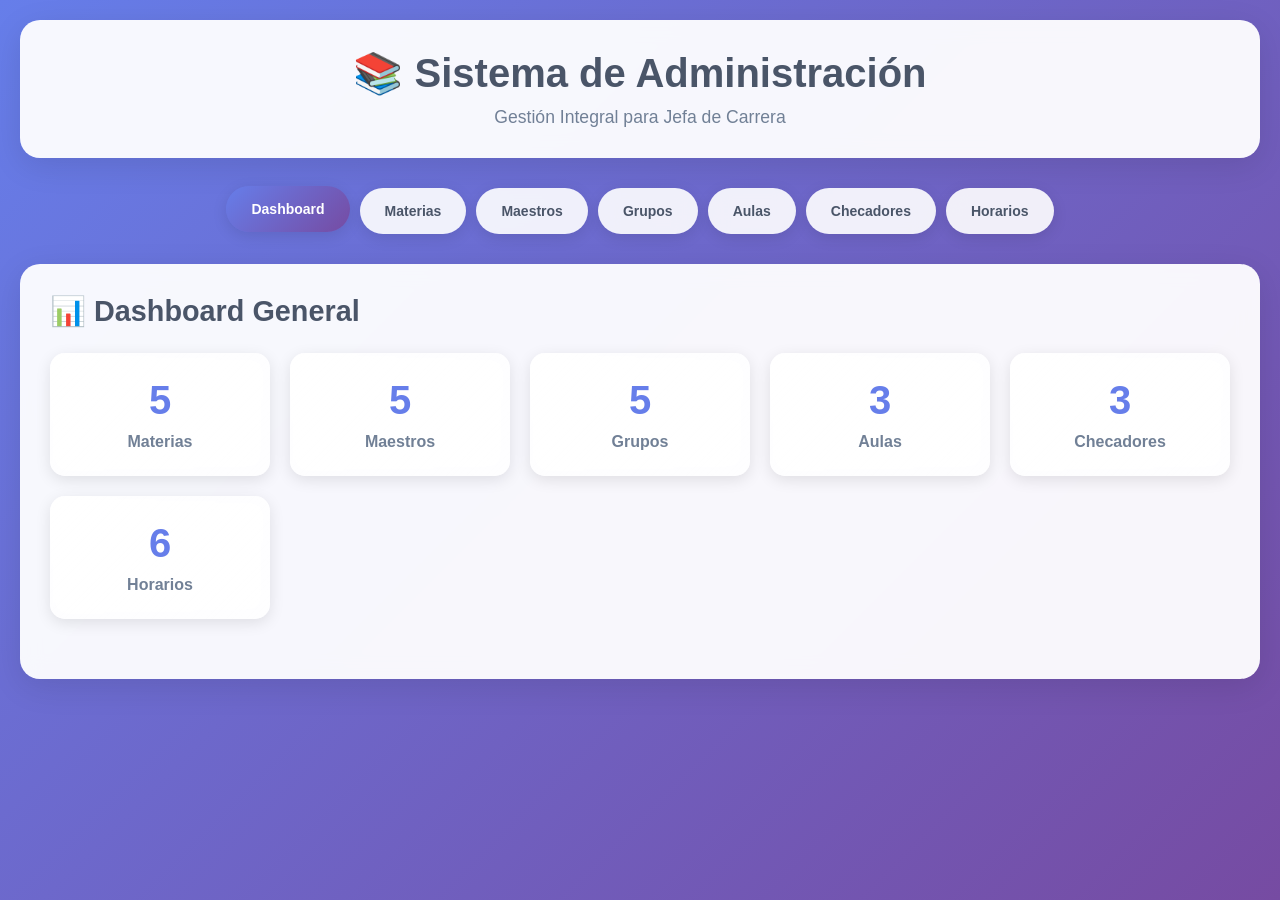
<file: Jefa-Carrera.html>
<!DOCTYPE html>
<html lang="es">
<head>
    <meta charset="UTF-8">
    <meta name="viewport" content="width=device-width, initial-scale=1.0">
    <title>Sistema de Administración - Jefa de Carrera</title>
    <style>
        * {
            margin: 0;
            padding: 0;
            box-sizing: border-box;
        }

        body {
            font-family: 'Segoe UI', Tahoma, Geneva, Verdana, sans-serif;
            background: linear-gradient(135deg, #667eea 0%, #764ba2 100%);
            min-height: 100vh;
            color: #333;
        }

        .container {
            max-width: 1400px;
            margin: 0 auto;
            padding: 20px;
        }

        .header {
            background: rgba(255, 255, 255, 0.95);
            backdrop-filter: blur(10px);
            border-radius: 20px;
            padding: 30px;
            margin-bottom: 30px;
            box-shadow: 0 8px 32px rgba(0, 0, 0, 0.1);
            text-align: center;
        }

        .header h1 {
            color: #4a5568;
            font-size: 2.5em;
            margin-bottom: 10px;
            font-weight: 700;
        }

        .header p {
            color: #718096;
            font-size: 1.1em;
        }

        .nav-tabs {
            display: flex;
            flex-wrap: wrap;
            gap: 10px;
            margin-bottom: 30px;
            justify-content: center;
        }

        .nav-tab {
            background: rgba(255, 255, 255, 0.9);
            border: none;
            padding: 15px 25px;
            border-radius: 50px;
            cursor: pointer;
            font-weight: 600;
            font-size: 14px;
            transition: all 0.3s ease;
            backdrop-filter: blur(10px);
            color: #4a5568;
            box-shadow: 0 4px 15px rgba(0, 0, 0, 0.1);
        }

        .nav-tab:hover {
            transform: translateY(-2px);
            box-shadow: 0 8px 25px rgba(0, 0, 0, 0.15);
        }

        .nav-tab.active {
            background: linear-gradient(135deg, #667eea, #764ba2);
            color: white;
            transform: translateY(-2px);
        }

        .section {
            display: none;
            background: rgba(255, 255, 255, 0.95);
            backdrop-filter: blur(10px);
            border-radius: 20px;
            padding: 30px;
            box-shadow: 0 8px 32px rgba(0, 0, 0, 0.1);
            animation: fadeIn 0.5s ease-in-out;
        }

        .section.active {
            display: block;
        }

        @keyframes fadeIn {
            from { opacity: 0; transform: translateY(20px); }
            to { opacity: 1; transform: translateY(0); }
        }

        .section h2 {
            color: #4a5568;
            margin-bottom: 25px;
            font-size: 1.8em;
            font-weight: 600;
        }

        .form-grid {
            display: grid;
            grid-template-columns: repeat(auto-fit, minmax(250px, 1fr));
            gap: 20px;
            margin-bottom: 25px;
        }

        .form-group {
            display: flex;
            flex-direction: column;
        }

        .form-group label {
            margin-bottom: 8px;
            font-weight: 600;
            color: #4a5568;
        }

        .form-group input, .form-group select, .form-group textarea {
            padding: 12px 15px;
            border: 2px solid #e2e8f0;
            border-radius: 12px;
            font-size: 14px;
            transition: all 0.3s ease;
            background: white;
        }

        .form-group input:focus, .form-group select:focus, .form-group textarea:focus {
            outline: none;
            border-color: #667eea;
            box-shadow: 0 0 0 3px rgba(102, 126, 234, 0.1);
        }

        .btn {
            background: linear-gradient(135deg, #667eea, #764ba2);
            color: white;
            border: none;
            padding: 12px 25px;
            border-radius: 12px;
            cursor: pointer;
            font-weight: 600;
            font-size: 14px;
            transition: all 0.3s ease;
            box-shadow: 0 4px 15px rgba(102, 126, 234, 0.3);
        }

        .btn:hover {
            transform: translateY(-2px);
            box-shadow: 0 8px 25px rgba(102, 126, 234, 0.4);
        }

        .btn-danger {
            background: linear-gradient(135deg, #fc8181, #f56565);
            box-shadow: 0 4px 15px rgba(252, 129, 129, 0.3);
        }

        .btn-danger:hover {
            box-shadow: 0 8px 25px rgba(252, 129, 129, 0.4);
        }

        .data-table {
            width: 100%;
            border-collapse: collapse;
            margin-top: 25px;
            background: white;
            border-radius: 12px;
            overflow: hidden;
            box-shadow: 0 4px 15px rgba(0, 0, 0, 0.05);
        }

        .data-table th, .data-table td {
            padding: 15px;
            text-align: left;
            border-bottom: 1px solid #e2e8f0;
        }

        .data-table th {
            background: linear-gradient(135deg, #f7fafc, #edf2f7);
            font-weight: 600;
            color: #4a5568;
        }

        .data-table tr:hover {
            background: rgba(102, 126, 234, 0.05);
        }

        .stats-grid {
            display: grid;
            grid-template-columns: repeat(auto-fit, minmax(200px, 1fr));
            gap: 20px;
            margin-bottom: 30px;
        }

        .stat-card {
            background: linear-gradient(135deg, rgba(255, 255, 255, 0.9), rgba(255, 255, 255, 0.7));
            padding: 25px;
            border-radius: 15px;
            text-align: center;
            backdrop-filter: blur(10px);
            box-shadow: 0 4px 15px rgba(0, 0, 0, 0.1);
            transition: transform 0.3s ease;
        }

        .stat-card:hover {
            transform: translateY(-5px);
        }

        .stat-number {
            font-size: 2.5em;
            font-weight: 700;
            color: #667eea;
            margin-bottom: 10px;
        }

        .stat-label {
            color: #718096;
            font-weight: 600;
        }

        .schedule-grid {
            display: grid;
            grid-template-columns: 100px repeat(7, 1fr);
            gap: 2px;
            margin-top: 20px;
            background: #e2e8f0;
            border-radius: 12px;
            overflow: hidden;
        }

        .schedule-header, .schedule-cell {
            background: white;
            padding: 15px 10px;
            text-align: center;
            font-size: 12px;
            min-height: 60px;
            display: flex;
            align-items: center;
            justify-content: center;
        }

        .schedule-header {
            background: linear-gradient(135deg, #f7fafc, #edf2f7);
            font-weight: 600;
            color: #4a5568;
        }

        .schedule-cell.occupied {
            background: linear-gradient(135deg, #667eea, #764ba2);
            color: white;
            font-weight: 600;
        }

        .modal {
            display: none;
            position: fixed;
            z-index: 1000;
            left: 0;
            top: 0;
            width: 100%;
            height: 100%;
            background: rgba(0, 0, 0, 0.5);
            backdrop-filter: blur(5px);
        }

        .modal-content {
            background: white;
            margin: 5% auto;
            padding: 30px;
            border-radius: 20px;
            width: 90%;
            max-width: 600px;
            box-shadow: 0 10px 40px rgba(0, 0, 0, 0.2);
            animation: modalSlide 0.3s ease-out;
        }

        @keyframes modalSlide {
            from { transform: translateY(-50px); opacity: 0; }
            to { transform: translateY(0); opacity: 1; }
        }

        .close {
            color: #aaa;
            float: right;
            font-size: 28px;
            font-weight: bold;
            cursor: pointer;
            transition: color 0.3s ease;
        }

        .close:hover {
            color: #667eea;
        }

        .alert {
            padding: 15px;
            margin: 20px 0;
            border-radius: 12px;
            font-weight: 600;
        }

        .alert-success {
            background: linear-gradient(135deg, #c6f6d5, #9ae6b4);
            color: #22543d;
        }

        .alert-error {
            background: linear-gradient(135deg, #fed7d7, #fc8181);
            color: #742a2a;
        }

        @media (max-width: 768px) {
            .container {
                padding: 10px;
            }
            
            .header h1 {
                font-size: 2em;
            }
            
            .form-grid {
                grid-template-columns: 1fr;
            }
            
            .stats-grid {
                grid-template-columns: repeat(2, 1fr);
            }
            
            .schedule-grid {
                font-size: 10px;
                grid-template-columns: 80px repeat(7, 1fr);
            }
        }
    </style>
</head>
<body>
    <div class="container">
        <div class="header">
            <h1>📚 Sistema de Administración</h1>
            <p>Gestión Integral para Jefa de Carrera</p>
        </div>

        <div class="nav-tabs">
            <button class="nav-tab active" onclick="showSection('dashboard')">Dashboard</button>
            <button class="nav-tab" onclick="showSection('materias')">Materias</button>
            <button class="nav-tab" onclick="showSection('maestros')">Maestros</button>
            <button class="nav-tab" onclick="showSection('grupos')">Grupos</button>
            <button class="nav-tab" onclick="showSection('aulas')">Aulas</button>
            <button class="nav-tab" onclick="showSection('checadores')">Checadores</button>
            <button class="nav-tab" onclick="showSection('horarios')">Horarios</button>
        </div>

        <!-- Dashboard -->
        <div id="dashboard" class="section active">
            <h2>📊 Dashboard General</h2>
            <div class="stats-grid">
                <div class="stat-card">
                    <div class="stat-number" id="totalMaterias">0</div>
                    <div class="stat-label">Materias</div>
                </div>
                <div class="stat-card">
                    <div class="stat-number" id="totalMaestros">0</div>
                    <div class="stat-label">Maestros</div>
                </div>
                <div class="stat-card">
                    <div class="stat-number" id="totalGrupos">0</div>
                    <div class="stat-label">Grupos</div>
                </div>
                <div class="stat-card">
                    <div class="stat-number" id="totalAulas">0</div>
                    <div class="stat-label">Aulas</div>
                </div>
                <div class="stat-card">
                    <div class="stat-number" id="totalChecadores">0</div>
                    <div class="stat-label">Checadores</div>
                </div>
                <div class="stat-card">
                    <div class="stat-number" id="totalHorarios">0</div>
                    <div class="stat-label">Horarios</div>
                </div>
            </div>
        </div>

        <!-- Materias -->
        <div id="materias" class="section">
            <h2>📖 Gestión de Materias</h2>
            <div class="form-grid">
                <div class="form-group">
                    <label>Código de Materia:</label>
                    <input type="text" id="codigoMateria" placeholder="Ej: MAT101">
                </div>
                <div class="form-group">
                    <label>Nombre de la Materia:</label>
                    <input type="text" id="nombreMateria" placeholder="Ej: Cálculo Diferencial">
                </div>
                <div class="form-group">
                    <label>Créditos:</label>
                    <input type="number" id="creditosMateria" placeholder="Ej: 6">
                </div>
                <div class="form-group">
                    <label>Semestre:</label>
                    <select id="semestreMateria">
                        <option value="">Seleccionar...</option>
                        <option value="1">1° Semestre</option>
                        <option value="2">2° Semestre</option>
                        <option value="3">3° Semestre</option>
                        <option value="4">4° Semestre</option>
                        <option value="5">5° Semestre</option>
                        <option value="6">6° Semestre</option>
                        <option value="7">7° Semestre</option>
                        <option value="8">8° Semestre</option>
                    </select>
                </div>
            </div>
            <button class="btn" onclick="agregarMateria()">➕ Agregar Materia</button>
            <table class="data-table" id="tablaMaterias">
                <thead>
                    <tr>
                        <th>Código</th>
                        <th>Nombre</th>
                        <th>Créditos</th>
                        <th>Semestre</th>
                        <th>Acciones</th>
                    </tr>
                </thead>
                <tbody></tbody>
            </table>
        </div>

        <!-- Maestros -->
        <div id="maestros" class="section">
            <h2>👨‍🏫 Gestión de Maestros</h2>
            <div class="form-grid">
                <div class="form-group">
                    <label>ID del Maestro:</label>
                    <input type="text" id="idMaestro" placeholder="Ej: M001">
                </div>
                <div class="form-group">
                    <label>Nombre Completo:</label>
                    <input type="text" id="nombreMaestro" placeholder="Ej: Dr. Juan Pérez">
                </div>
                <div class="form-group">
                    <label>Email:</label>
                    <input type="email" id="emailMaestro" placeholder="juan.perez@universidad.edu">
                </div>
                <div class="form-group">
                    <label>Teléfono:</label>
                    <input type="tel" id="telefonoMaestro" placeholder="123-456-7890">
                </div>
                <div class="form-group">
                    <label>Especialidad:</label>
                    <input type="text" id="especialidadMaestro" placeholder="Ej: Matemáticas">
                </div>
                <div class="form-group">
                    <label>Tipo de Contrato:</label>
                    <select id="tipoContrato">
                        <option value="">Seleccionar...</option>
                        <option value="tiempo-completo">Tiempo Completo</option>
                        <option value="asignatura">Por Asignatura</option>
                        <option value="medio-tiempo">Medio Tiempo</option>
                    </select>
                </div>
            </div>
            <button class="btn" onclick="agregarMaestro()">➕ Agregar Maestro</button>
            <table class="data-table" id="tablaMaestros">
                <thead>
                    <tr>
                        <th>ID</th>
                        <th>Nombre</th>
                        <th>Email</th>
                        <th>Especialidad</th>
                        <th>Contrato</th>
                        <th>Acciones</th>
                    </tr>
                </thead>
                <tbody></tbody>
            </table>
        </div>

        <!-- Grupos -->
        <div id="grupos" class="section">
            <h2>👥 Gestión de Grupos</h2>
            <div class="form-grid">
                <div class="form-group">
                    <label>ID del Grupo:</label>
                    <input type="text" id="idGrupo" placeholder="Ej: G-A1">
                </div>
                <div class="form-group">
                    <label>Materia:</label>
                    <select id="materiaGrupo">
                        <option value="">Seleccionar materia...</option>
                    </select>
                </div>
                <div class="form-group">
                    <label>Maestro:</label>
                    <select id="maestroGrupo">
                        <option value="">Seleccionar maestro...</option>
                    </select>
                </div>
                <div class="form-group">
                    <label>Jefe de Grupo:</label>
                    <input type="text" id="jefeGrupo" placeholder="Nombre del jefe de grupo">
                </div>
                <div class="form-group">
                    <label>Capacidad Máxima:</label>
                    <input type="number" id="capacidadGrupo" placeholder="Ej: 30">
                </div>
                <div class="form-group">
                    <label>Período:</label>
                    <select id="periodoGrupo">
                        <option value="">Seleccionar...</option>
                        <option value="2025-1">2025-1</option>
                        <option value="2025-2">2025-2</option>
                        <option value="2025-3">2025-3</option>
                    </select>
                </div>
            </div>
            <button class="btn" onclick="agregarGrupo()">➕ Agregar Grupo</button>
            <table class="data-table" id="tablaGrupos">
                <thead>
                    <tr>
                        <th>ID Grupo</th>
                        <th>Materia</th>
                        <th>Maestro</th>
                        <th>Jefe de Grupo</th>
                        <th>Capacidad</th>
                        <th>Período</th>
                        <th>Acciones</th>
                    </tr>
                </thead>
                <tbody></tbody>
            </table>
        </div>

        <!-- Aulas -->
        <div id="aulas" class="section">
            <h2>🏫 Gestión de Aulas</h2>
            <div class="form-grid">
                <div class="form-group">
                    <label>Número de Aula:</label>
                    <input type="text" id="numeroAula" placeholder="Ej: A-101">
                </div>
                <div class="form-group">
                    <label>Edificio:</label>
                    <input type="text" id="edificioAula" placeholder="Ej: Edificio A">
                </div>
                <div class="form-group">
                    <label>Capacidad:</label>
                    <input type="number" id="capacidadAula" placeholder="Ej: 40">
                </div>
                <div class="form-group">
                    <label>Tipo de Aula:</label>
                    <select id="tipoAula">
                        <option value="">Seleccionar...</option>
                        <option value="teorica">Teórica</option>
                        <option value="laboratorio">Laboratorio</option>
                        <option value="taller">Taller</option>
                        <option value="auditorio">Auditorio</option>
                    </select>
                </div>
                <div class="form-group">
                    <label>Equipamiento:</label>
                    <textarea id="equipamientoAula" placeholder="Proyector, computadoras, pizarrón..."></textarea>
                </div>
            </div>
            <button class="btn" onclick="agregarAula()">➕ Agregar Aula</button>
            <table class="data-table" id="tablaAulas">
                <thead>
                    <tr>
                        <th>Número</th>
                        <th>Edificio</th>
                        <th>Capacidad</th>
                        <th>Tipo</th>
                        <th>Equipamiento</th>
                        <th>Acciones</th>
                    </tr>
                </thead>
                <tbody></tbody>
            </table>
        </div>

        <!-- Checadores -->
        <div id="checadores" class="section">
            <h2>⏰ Gestión de Checadores</h2>
            <div class="form-grid">
                <div class="form-group">
                    <label>ID del Checador:</label>
                    <input type="text" id="idChecador" placeholder="Ej: CHK001">
                </div>
                <div class="form-group">
                    <label>Maestro:</label>
                    <select id="maestroChecador">
                        <option value="">Seleccionar maestro...</option>
                    </select>
                </div>
                <div class="form-group">
                    <label>Fecha:</label>
                    <input type="date" id="fechaChecador">
                </div>
                <div class="form-group">
                    <label>Hora de Entrada:</label>
                    <input type="time" id="horaEntrada">
                </div>
                <div class="form-group">
                    <label>Hora de Salida:</label>
                    <input type="time" id="horaSalida">
                </div>
                <div class="form-group">
                    <label>Estado:</label>
                    <select id="estadoChecador">
                        <option value="">Seleccionar...</option>
                        <option value="presente">Presente</option>
                        <option value="tardanza">Tardanza</option>
                        <option value="falta">Falta</option>
                        <option value="justificado">Justificado</option>
                    </select>
                </div>
            </div>
            <button class="btn" onclick="agregarChecador()">➕ Registrar Asistencia</button>
            <table class="data-table" id="tablaChecadores">
                <thead>
                    <tr>
                        <th>ID</th>
                        <th>Maestro</th>
                        <th>Fecha</th>
                        <th>Entrada</th>
                        <th>Salida</th>
                        <th>Estado</th>
                        <th>Acciones</th>
                    </tr>
                </thead>
                <tbody></tbody>
            </table>
        </div>

        <!-- Horarios -->
        <div id="horarios" class="section">
            <h2>📅 Gestión de Horarios</h2>
            <div class="form-grid">
                <div class="form-group">
                    <label>Grupo:</label>
                    <select id="grupoHorario">
                        <option value="">Seleccionar grupo...</option>
                    </select>
                </div>
                <div class="form-group">
                    <label>Aula:</label>
                    <select id="aulaHorario">
                        <option value="">Seleccionar aula...</option>
                    </select>
                </div>
                <div class="form-group">
                    <label>Día de la Semana:</label>
                    <select id="diaHorario">
                        <option value="">Seleccionar...</option>
                        <option value="lunes">Lunes</option>
                        <option value="martes">Martes</option>
                        <option value="miercoles">Miércoles</option>
                        <option value="jueves">Jueves</option>
                        <option value="viernes">Viernes</option>
                        <option value="sabado">Sábado</option>
                    </select>
                </div>
                <div class="form-group">
                    <label>Hora de Inicio:</label>
                    <input type="time" id="horaInicio">
                </div>
                <div class="form-group">
                    <label>Hora de Fin:</label>
                    <input type="time" id="horaFin">
                </div>
            </div>
            <button class="btn" onclick="agregarHorario()">➕ Agregar Horario</button>
            
            <h3 style="margin: 30px 0 20px 0; color: #4a5568;">📋 Horario Semanal</h3>
            <div class="schedule-grid" id="horarioSemanal">
                <div class="schedule-header">Hora</div>
                <div class="schedule-header">Lunes</div>
                <div class="schedule-header">Martes</div>
                <div class="schedule-header">Miércoles</div>
                <div class="schedule-header">Jueves</div>
                <div class="schedule-header">Viernes</div>
                <div class="schedule-header">Sábado</div>
                <div class="schedule-header">Domingo</div>
            </div>

            <table class="data-table" id="tablaHorarios">
                <thead>
                    <tr>
                        <th>Grupo</th>
                        <th>Materia</th>
                        <th>Maestro</th>
                        <th>Aula</th>
                        <th>Día</th>
                        <th>Hora</th>
                        <th>Acciones</th>
                    </tr>
                </thead>
                <tbody></tbody>
            </table>
        </div>
    </div>

    <!-- Modal para editar -->
    <div id="modal" class="modal">
        <div class="modal-content">
            <span class="close">&times;</span>
            <h2 id="modalTitle">Editar</h2>
            <div id="modalContent"></div>
            <button class="btn" onclick="guardarEdicion()">💾 Guardar Cambios</button>
        </div>
    </div>

    <div id="alertContainer"></div>

    <script>
        // Datos en memoria
        let data = {
            materias: [],
            maestros: [],
            grupos: [],
            aulas: [],
            checadores: [],
            horarios: []
        };

        let editingId = null;
        let editingType = null;

        // Inicialización
        // Inicialización
document.addEventListener('DOMContentLoaded', function() {
    cargarDatos(); // Cambiamos cargarDatosPrueba() por cargarDatos()
    
    // Event listeners para el modal
    document.querySelector('.close').onclick = cerrarModal;
    window.onclick = function(event) {
        if (event.target == document.getElementById('modal')) {
            cerrarModal();
        }
    };
});
        // Navegación entre secciones
        function showSection(sectionId) {
    document.querySelectorAll('.section').forEach(section => {
        section.classList.remove('active');
    });
    document.querySelectorAll('.nav-tab').forEach(tab => {
        tab.classList.remove('active');
    });
    
    document.getElementById(sectionId).classList.add('active');
    
    // Encontrar y activar el tab correspondiente
    const tabs = document.querySelectorAll('.nav-tab');
    tabs.forEach(tab => {
        if (tab.textContent.toLowerCase().includes(sectionId.toLowerCase()) || 
            (sectionId === 'dashboard' && tab.textContent === 'Dashboard')) {
            tab.classList.add('active');
        }
    });

    // Renderizar los datos correspondientes a la sección
    switch(sectionId) {
        case 'materias':
            renderizarMaterias();
            break;
        case 'maestros':
            renderizarMaestros();
            break;
        case 'grupos':
            renderizarGrupos();
            break;
        case 'aulas':
            renderizarAulas();
            break;
        case 'checadores':
            renderizarChecadores();
            break;
        case 'horarios':
            renderizarHorarios();
            generarHorarioSemanal();
            break;
        case 'dashboard':
            actualizarDashboard();
            break;
    }
}

        // Funciones de Materias
        function agregarMateria() {
            const codigo = document.getElementById('codigoMateria').value;
            const nombre = document.getElementById('nombreMateria').value;
            const creditos = document.getElementById('creditosMateria').value;
            const semestre = document.getElementById('semestreMateria').value;

            if (!codigo || !nombre || !creditos || !semestre) {
                mostrarAlerta('Por favor complete todos los campos', 'error');
                return;
            }

            const materia = {
                id: Date.now(),
                codigo,
                nombre,
                creditos: parseInt(creditos),
                semestre
            };

            data.materias.push(materia);
            renderizarMaterias();
            limpiarFormularioMateria();
            actualizarDashboard();
            actualizarSelectores();
            mostrarAlerta('Materia agregada exitosamente', 'success');
        }

        function renderizarMaterias() {
            const tbody = document.querySelector('#tablaMaterias tbody');
            tbody.innerHTML = '';

            data.materias.forEach(materia => {
                const row = tbody.insertRow();
                row.innerHTML = `
                    <td>${materia.codigo}</td>
                    <td>${materia.nombre}</td>
                    <td>${materia.creditos}</td>
                    <td>${materia.semestre}° Semestre</td>
                    <td>
                        <button class="btn" onclick="editarMateria(${materia.id})" style="margin-right: 5px;">✏️ Editar</button>
                        <button class="btn btn-danger" onclick="eliminarMateria(${materia.id})">🗑️ Eliminar</button>
                    </td>
                `;
            });
        }

        function limpiarFormularioMateria() {
            document.getElementById('codigoMateria').value = '';
            document.getElementById('nombreMateria').value = '';
            document.getElementById('creditosMateria').value = '';
            document.getElementById('semestreMateria').value = '';
        }

        function editarMateria(id) {
            const materia = data.materias.find(m => m.id === id);
            if (!materia) return;

            editingId = id;
            editingType = 'materia';

            const modalContent = `
                <div class="form-group">
                    <label>Código de Materia:</label>
                    <input type="text" id="editCodigoMateria" value="${materia.codigo}">
                </div>
                <div class="form-group">
                    <label>Nombre de la Materia:</label>
                    <input type="text" id="editNombreMateria" value="${materia.nombre}">
                </div>
                <div class="form-group">
                    <label>Créditos:</label>
                    <input type="number" id="editCreditosMateria" value="${materia.creditos}">
                </div>
                <div class="form-group">
                    <label>Semestre:</label>
                    <select id="editSemestreMateria">
                        <option value="1" ${materia.semestre == 1 ? 'selected' : ''}>1° Semestre</option>
                        <option value="2" ${materia.semestre == 2 ? 'selected' : ''}>2° Semestre</option>
                        <option value="3" ${materia.semestre == 3 ? 'selected' : ''}>3° Semestre</option>
                        <option value="4" ${materia.semestre == 4 ? 'selected' : ''}>4° Semestre</option>
                        <option value="5" ${materia.semestre == 5 ? 'selected' : ''}>5° Semestre</option>
                        <option value="6" ${materia.semestre == 6 ? 'selected' : ''}>6° Semestre</option>
                        <option value="7" ${materia.semestre == 7 ? 'selected' : ''}>7° Semestre</option>
                        <option value="8" ${materia.semestre == 8 ? 'selected' : ''}>8° Semestre</option>
                    </select>
                </div>
            `;

            document.getElementById('modalTitle').textContent = 'Editar Materia';
            document.getElementById('modalContent').innerHTML = modalContent;
            document.getElementById('modal').style.display = 'block';
        }

        function eliminarMateria(id) {
            if (confirm('¿Está seguro de que desea eliminar esta materia?')) {
                data.materias = data.materias.filter(m => m.id !== id);
                renderizarMaterias();
                actualizarDashboard();
                actualizarSelectores();
                mostrarAlerta('Materia eliminada exitosamente', 'success');
            }
        }

        // Funciones de Maestros
        function agregarMaestro() {
            const id = document.getElementById('idMaestro').value;
            const nombre = document.getElementById('nombreMaestro').value;
            const email = document.getElementById('emailMaestro').value;
            const telefono = document.getElementById('telefonoMaestro').value;
            const especialidad = document.getElementById('especialidadMaestro').value;
            const tipoContrato = document.getElementById('tipoContrato').value;

            if (!id || !nombre || !email || !especialidad || !tipoContrato) {
                mostrarAlerta('Por favor complete todos los campos obligatorios', 'error');
                return;
            }

            const maestro = {
                id: Date.now(),
                idMaestro: id,
                nombre,
                email,
                telefono,
                especialidad,
                tipoContrato
            };

            data.maestros.push(maestro);
            renderizarMaestros();
            limpiarFormularioMaestro();
            actualizarDashboard();
            actualizarSelectores();
            mostrarAlerta('Maestro agregado exitosamente', 'success');

            guardarDatos();
        }

        function renderizarMaestros() {
            const tbody = document.querySelector('#tablaMaestros tbody');
            tbody.innerHTML = '';

            data.maestros.forEach(maestro => {
                const row = tbody.insertRow();
                row.innerHTML = `
                    <td>${maestro.idMaestro}</td>
                    <td>${maestro.nombre}</td>
                    <td>${maestro.email}</td>
                    <td>${maestro.especialidad}</td>
                    <td>${maestro.tipoContrato}</td>
                    <td>
                        <button class="btn" onclick="editarMaestro(${maestro.id})" style="margin-right: 5px;">✏️ Editar</button>
                        <button class="btn btn-danger" onclick="eliminarMaestro(${maestro.id})">🗑️ Eliminar</button>
                    </td>
                `;
            });
        }

        function limpiarFormularioMaestro() {
            document.getElementById('idMaestro').value = '';
            document.getElementById('nombreMaestro').value = '';
            document.getElementById('emailMaestro').value = '';
            document.getElementById('telefonoMaestro').value = '';
            document.getElementById('especialidadMaestro').value = '';
            document.getElementById('tipoContrato').value = '';
        }

        function editarMaestro(id) {
            const maestro = data.maestros.find(m => m.id === id);
            if (!maestro) return;

            editingId = id;
            editingType = 'maestro';

            const modalContent = `
                <div class="form-group">
                    <label>ID del Maestro:</label>
                    <input type="text" id="editIdMaestro" value="${maestro.idMaestro}">
                </div>
                <div class="form-group">
                    <label>Nombre Completo:</label>
                    <input type="text" id="editNombreMaestro" value="${maestro.nombre}">
                </div>
                <div class="form-group">
                    <label>Email:</label>
                    <input type="email" id="editEmailMaestro" value="${maestro.email}">
                </div>
                <div class="form-group">
                    <label>Teléfono:</label>
                    <input type="tel" id="editTelefonoMaestro" value="${maestro.telefono || ''}">
                </div>
                <div class="form-group">
                    <label>Especialidad:</label>
                    <input type="text" id="editEspecialidadMaestro" value="${maestro.especialidad}">
                </div>
                <div class="form-group">
                    <label>Tipo de Contrato:</label>
                    <select id="editTipoContrato">
                        <option value="tiempo-completo" ${maestro.tipoContrato === 'tiempo-completo' ? 'selected' : ''}>Tiempo Completo</option>
                        <option value="asignatura" ${maestro.tipoContrato === 'asignatura' ? 'selected' : ''}>Por Asignatura</option>
                        <option value="medio-tiempo" ${maestro.tipoContrato === 'medio-tiempo' ? 'selected' : ''}>Medio Tiempo</option>
                    </select>
                </div>
            `;

            document.getElementById('modalTitle').textContent = 'Editar Maestro';
            document.getElementById('modalContent').innerHTML = modalContent;
            document.getElementById('modal').style.display = 'block';
        }

        function eliminarMaestro(id) {
            if (confirm('¿Está seguro de que desea eliminar este maestro?')) {
                data.maestros = data.maestros.filter(m => m.id !== id);
                renderizarMaestros();
                actualizarDashboard();
                actualizarSelectores();
                mostrarAlerta('Maestro eliminado exitosamente', 'success');
            }
        }

        // Funciones de Grupos
        function agregarGrupo() {
            const id = document.getElementById('idGrupo').value;
            const materiaId = document.getElementById('materiaGrupo').value;
            const maestroId = document.getElementById('maestroGrupo').value;
            const jefeGrupo = document.getElementById('jefeGrupo').value;
            const capacidad = document.getElementById('capacidadGrupo').value;
            const periodo = document.getElementById('periodoGrupo').value;

            if (!id || !materiaId || !maestroId || !capacidad || !periodo) {
                mostrarAlerta('Por favor complete todos los campos obligatorios', 'error');
                return;
            }

            const grupo = {
                id: Date.now(),
                idGrupo: id,
                materiaId: parseInt(materiaId),
                maestroId: parseInt(maestroId),
                jefeGrupo,
                capacidad: parseInt(capacidad),
                periodo
            };

            data.grupos.push(grupo);
            renderizarGrupos();
            limpiarFormularioGrupo();
            actualizarDashboard();
            actualizarSelectores();
            mostrarAlerta('Grupo agregado exitosamente', 'success');
        }

        function renderizarGrupos() {
            const tbody = document.querySelector('#tablaGrupos tbody');
            tbody.innerHTML = '';

            data.grupos.forEach(grupo => {
                const materia = data.materias.find(m => m.id === grupo.materiaId);
                const maestro = data.maestros.find(m => m.id === grupo.maestroId);
                
                const row = tbody.insertRow();
                row.innerHTML = `
                    <td>${grupo.idGrupo}</td>
                    <td>${materia ? materia.nombre : 'N/A'}</td>
                    <td>${maestro ? maestro.nombre : 'N/A'}</td>
                    <td>${grupo.jefeGrupo || 'No asignado'}</td>
                    <td>${grupo.capacidad}</td>
                    <td>${grupo.periodo}</td>
                    <td>
                        <button class="btn" onclick="editarGrupo(${grupo.id})" style="margin-right: 5px;">✏️ Editar</button>
                        <button class="btn btn-danger" onclick="eliminarGrupo(${grupo.id})">🗑️ Eliminar</button>
                    </td>
                `;
            });
        }

        function limpiarFormularioGrupo() {
            document.getElementById('idGrupo').value = '';
            document.getElementById('materiaGrupo').value = '';
            document.getElementById('maestroGrupo').value = '';
            document.getElementById('jefeGrupo').value = '';
            document.getElementById('capacidadGrupo').value = '';
            document.getElementById('periodoGrupo').value = '';
        }

        function eliminarGrupo(id) {
            if (confirm('¿Está seguro de que desea eliminar este grupo?')) {
                data.grupos = data.grupos.filter(g => g.id !== id);
                renderizarGrupos();
                actualizarDashboard();
                actualizarSelectores();
                mostrarAlerta('Grupo eliminado exitosamente', 'success');
                
                guardarDatos();
            }
        }

        // Funciones de Aulas
        function agregarAula() {
            const numero = document.getElementById('numeroAula').value;
            const edificio = document.getElementById('edificioAula').value;
            const capacidad = document.getElementById('capacidadAula').value;
            const tipo = document.getElementById('tipoAula').value;
            const equipamiento = document.getElementById('equipamientoAula').value;

            if (!numero || !edificio || !capacidad || !tipo) {
                mostrarAlerta('Por favor complete todos los campos obligatorios', 'error');
                return;
            }

            const aula = {
                id: Date.now(),
                numero,
                edificio,
                capacidad: parseInt(capacidad),
                tipo,
                equipamiento
            };

            data.aulas.push(aula);
            renderizarAulas();
            limpiarFormularioAula();
            actualizarDashboard();
            actualizarSelectores();
            mostrarAlerta('Aula agregada exitosamente', 'success');
        }

        function renderizarAulas() {
            const tbody = document.querySelector('#tablaAulas tbody');
            tbody.innerHTML = '';

            data.aulas.forEach(aula => {
                const row = tbody.insertRow();
                row.innerHTML = `
                    <td>${aula.numero}</td>
                    <td>${aula.edificio}</td>
                    <td>${aula.capacidad}</td>
                    <td>${aula.tipo}</td>
                    <td>${aula.equipamiento || 'No especificado'}</td>
                    <td>
                        <button class="btn" onclick="editarAula(${aula.id})" style="margin-right: 5px;">✏️ Editar</button>
                        <button class="btn btn-danger" onclick="eliminarAula(${aula.id})">🗑️ Eliminar</button>
                    </td>
                `;
            });
        }

        function limpiarFormularioAula() {
            document.getElementById('numeroAula').value = '';
            document.getElementById('edificioAula').value = '';
            document.getElementById('capacidadAula').value = '';
            document.getElementById('tipoAula').value = '';
            document.getElementById('equipamientoAula').value = '';
        }

        function eliminarAula(id) {
            if (confirm('¿Está seguro de que desea eliminar esta aula?')) {
                data.aulas = data.aulas.filter(a => a.id !== id);
                renderizarAulas();
                actualizarDashboard();
                actualizarSelectores();
                mostrarAlerta('Aula eliminada exitosamente', 'success');
            }
        }

        // Funciones de Checadores
        function agregarChecador() {
            const id = document.getElementById('idChecador').value;
            const maestroId = document.getElementById('maestroChecador').value;
            const fecha = document.getElementById('fechaChecador').value;
            const horaEntrada = document.getElementById('horaEntrada').value;
            const horaSalida = document.getElementById('horaSalida').value;
            const estado = document.getElementById('estadoChecador').value;

            if (!id || !maestroId || !fecha || !estado) {
                mostrarAlerta('Por favor complete todos los campos obligatorios', 'error');
                return;
            }

            const checador = {
                id: Date.now(),
                idChecador: id,
                maestroId: parseInt(maestroId),
                fecha,
                horaEntrada,
                horaSalida,
                estado
            };

            data.checadores.push(checador);
            renderizarChecadores();
            limpiarFormularioChecador();
            actualizarDashboard();
            mostrarAlerta('Registro de asistencia agregado exitosamente', 'success');
        }

        function renderizarChecadores() {
            const tbody = document.querySelector('#tablaChecadores tbody');
            tbody.innerHTML = '';

            data.checadores.forEach(checador => {
                const maestro = data.maestros.find(m => m.id === checador.maestroId);
                
                const row = tbody.insertRow();
                row.innerHTML = `
                    <td>${checador.idChecador}</td>
                    <td>${maestro ? maestro.nombre : 'N/A'}</td>
                    <td>${checador.fecha}</td>
                    <td>${checador.horaEntrada || 'N/A'}</td>
                    <td>${checador.horaSalida || 'N/A'}</td>
                    <td><span style="padding: 5px 10px; border-radius: 15px; font-size: 12px; font-weight: bold; 
                        background: ${getEstadoColor(checador.estado)}; color: white;">${checador.estado}</span></td>
                    <td>
                        <button class="btn btn-danger" onclick="eliminarChecador(${checador.id})">🗑️ Eliminar</button>
                    </td>
                `;
            });
        }

        function getEstadoColor(estado) {
            switch(estado) {
                case 'presente': return '#48bb78';
                case 'tardanza': return '#ed8936';
                case 'falta': return '#f56565';
                case 'justificado': return '#4299e1';
                default: return '#718096';
            }
        }

        function limpiarFormularioChecador() {
            document.getElementById('idChecador').value = '';
            document.getElementById('maestroChecador').value = '';
            document.getElementById('fechaChecador').value = '';
            document.getElementById('horaEntrada').value = '';
            document.getElementById('horaSalida').value = '';
            document.getElementById('estadoChecador').value = '';
        }

        function eliminarChecador(id) {
            if (confirm('¿Está seguro de que desea eliminar este registro?')) {
                data.checadores = data.checadores.filter(c => c.id !== id);
                renderizarChecadores();
                actualizarDashboard();
                mostrarAlerta('Registro eliminado exitosamente', 'success');
            }
        }

        // Funciones de Horarios
        function agregarHorario() {
            const grupoId = document.getElementById('grupoHorario').value;
            const aulaId = document.getElementById('aulaHorario').value;
            const dia = document.getElementById('diaHorario').value;
            const horaInicio = document.getElementById('horaInicio').value;
            const horaFin = document.getElementById('horaFin').value;

            if (!grupoId || !aulaId || !dia || !horaInicio || !horaFin) {
                mostrarAlerta('Por favor complete todos los campos', 'error');
                return;
            }

            const horario = {
                id: Date.now(),
                grupoId: parseInt(grupoId),
                aulaId: parseInt(aulaId),
                dia,
                horaInicio,
                horaFin
            };

            data.horarios.push(horario);
            renderizarHorarios();
            generarHorarioSemanal();
            limpiarFormularioHorario();
            actualizarDashboard();
            mostrarAlerta('Horario agregado exitosamente', 'success');
        }

        function renderizarHorarios() {
            const tbody = document.querySelector('#tablaHorarios tbody');
            tbody.innerHTML = '';

            data.horarios.forEach(horario => {
                const grupo = data.grupos.find(g => g.id === horario.grupoId);
                const aula = data.aulas.find(a => a.id === horario.aulaId);
                const materia = grupo ? data.materias.find(m => m.id === grupo.materiaId) : null;
                const maestro = grupo ? data.maestros.find(m => m.id === grupo.maestroId) : null;
                
                const row = tbody.insertRow();
                row.innerHTML = `
                    <td>${grupo ? grupo.idGrupo : 'N/A'}</td>
                    <td>${materia ? materia.nombre : 'N/A'}</td>
                    <td>${maestro ? maestro.nombre : 'N/A'}</td>
                    <td>${aula ? aula.numero : 'N/A'}</td>
                    <td>${horario.dia}</td>
                    <td>${horario.horaInicio} - ${horario.horaFin}</td>
                    <td>
                        <button class="btn btn-danger" onclick="eliminarHorario(${horario.id})">🗑️ Eliminar</button>
                    </td>
                `;
            });
        }

        function limpiarFormularioHorario() {
            document.getElementById('grupoHorario').value = '';
            document.getElementById('aulaHorario').value = '';
            document.getElementById('diaHorario').value = '';
            document.getElementById('horaInicio').value = '';
            document.getElementById('horaFin').value = '';
        }

        function eliminarHorario(id) {
            if (confirm('¿Está seguro de que desea eliminar este horario?')) {
                data.horarios = data.horarios.filter(h => h.id !== id);
                renderizarHorarios();
                generarHorarioSemanal();
                actualizarDashboard();
                mostrarAlerta('Horario eliminado exitosamente', 'success');
            }
        }

        function generarHorarioSemanal() {
            const container = document.getElementById('horarioSemanal');
            // Mantener solo los headers
            const headers = container.querySelectorAll('.schedule-header');
            container.innerHTML = '';
            headers.forEach(header => container.appendChild(header));

            const horas = ['07:00', '08:00', '09:00', '10:00', '11:00', '12:00', '13:00', '14:00', '15:00', '16:00', '17:00', '18:00'];
            const dias = ['lunes', 'martes', 'miercoles', 'jueves', 'viernes', 'sabado', 'domingo'];

            horas.forEach(hora => {
                // Celda de hora
                const horaCell = document.createElement('div');
                horaCell.className = 'schedule-header';
                horaCell.textContent = hora;
                container.appendChild(horaCell);

                // Celdas para cada día
                dias.forEach(dia => {
                    const cell = document.createElement('div');
                    cell.className = 'schedule-cell';
                    
                    // Buscar si hay algún horario para esta hora y día
                    const horario = data.horarios.find(h => {
                        return h.dia === dia && 
                               h.horaInicio <= hora && 
                               h.horaFin > hora;
                    });

                    if (horario) {
                        const grupo = data.grupos.find(g => g.id === horario.grupoId);
                        const materia = grupo ? data.materias.find(m => m.id === grupo.materiaId) : null;
                        const aula = data.aulas.find(a => a.id === horario.aulaId);
                        
                        cell.classList.add('occupied');
                        cell.innerHTML = `
                            <div style="font-weight: bold;">${grupo ? grupo.idGrupo : 'N/A'}</div>
                            <div style="font-size: 10px;">${materia ? materia.codigo : 'N/A'}</div>
                            <div style="font-size: 10px;">${aula ? aula.numero : 'N/A'}</div>
                        `;
                    }
                    
                    container.appendChild(cell);
                });
            });
        }

        // Funciones auxiliares
        function actualizarDashboard() {
            document.getElementById('totalMaterias').textContent = data.materias.length;
            document.getElementById('totalMaestros').textContent = data.maestros.length;
            document.getElementById('totalGrupos').textContent = data.grupos.length;
            document.getElementById('totalAulas').textContent = data.aulas.length;
            document.getElementById('totalChecadores').textContent = data.checadores.length;
            document.getElementById('totalHorarios').textContent = data.horarios.length;
        }

        function actualizarSelectores() {
            // Actualizar selector de materias en grupos
            const materiaSelect = document.getElementById('materiaGrupo');
            materiaSelect.innerHTML = '<option value="">Seleccionar materia...</option>';
            data.materias.forEach(materia => {
                materiaSelect.innerHTML += `<option value="${materia.id}">${materia.codigo} - ${materia.nombre}</option>`;
            });

            // Actualizar selector de maestros en grupos
            const maestroGrupoSelect = document.getElementById('maestroGrupo');
            maestroGrupoSelect.innerHTML = '<option value="">Seleccionar maestro...</option>';
            data.maestros.forEach(maestro => {
                maestroGrupoSelect.innerHTML += `<option value="${maestro.id}">${maestro.nombre}</option>`;
            });

            // Actualizar selector de maestros en checadores
            const maestroChecadorSelect = document.getElementById('maestroChecador');
            maestroChecadorSelect.innerHTML = '<option value="">Seleccionar maestro...</option>';
            data.maestros.forEach(maestro => {
                maestroChecadorSelect.innerHTML += `<option value="${maestro.id}">${maestro.nombre}</option>`;
            });

            // Actualizar selector de grupos en horarios
            const grupoHorarioSelect = document.getElementById('grupoHorario');
            grupoHorarioSelect.innerHTML = '<option value="">Seleccionar grupo...</option>';
            data.grupos.forEach(grupo => {
                const materia = data.materias.find(m => m.id === grupo.materiaId);
                grupoHorarioSelect.innerHTML += `<option value="${grupo.id}">${grupo.idGrupo} - ${materia ? materia.nombre : 'N/A'}</option>`;
            });

            // Actualizar selector de aulas en horarios
            const aulaHorarioSelect = document.getElementById('aulaHorario');
            aulaHorarioSelect.innerHTML = '<option value="">Seleccionar aula...</option>';
            data.aulas.forEach(aula => {
                aulaHorarioSelect.innerHTML += `<option value="${aula.id}">${aula.numero} - ${aula.edificio}</option>`;
            });
        }

        function mostrarAlerta(mensaje, tipo) {
            const alertContainer = document.getElementById('alertContainer');
            const alert = document.createElement('div');
            alert.className = `alert alert-${tipo}`;
            alert.innerHTML = `
                ${mensaje}
                <button onclick="this.parentElement.remove()" style="float: right; background: none; border: none; font-size: 20px; cursor: pointer;">&times;</button>
            `;
            
            alertContainer.appendChild(alert);
            
            setTimeout(() => {
                if (alert.parentElement) {
                    alert.remove();
                }
            }, 5000);
        }

        // Funciones del modal
        function cerrarModal() {
            document.getElementById('modal').style.display = 'none';
            editingId = null;
            editingType = null;
        }

        function guardarEdicion() {
            if (!editingId || !editingType) return;

            switch(editingType) {
                case 'materia':
                    guardarEdicionMateria();
                    break;
                case 'maestro':
                    guardarEdicionMaestro();
                    break;
                // Agregar más casos según sea necesario
            }
        }

        function guardarEdicionMateria() {
            const materia = data.materias.find(m => m.id === editingId);
            if (!materia) return;

            materia.codigo = document.getElementById('editCodigoMateria').value;
            materia.nombre = document.getElementById('editNombreMateria').value;
            materia.creditos = parseInt(document.getElementById('editCreditosMateria').value);
            materia.semestre = document.getElementById('editSemestreMateria').value;

            renderizarMaterias();
            actualizarSelectores();
            cerrarModal();
            mostrarAlerta('Materia actualizada exitosamente', 'success');
        }

        function guardarEdicionMaestro() {
            const maestro = data.maestros.find(m => m.id === editingId);
            if (!maestro) return;

            maestro.idMaestro = document.getElementById('editIdMaestro').value;
            maestro.nombre = document.getElementById('editNombreMaestro').value;
            maestro.email = document.getElementById('editEmailMaestro').value;
            maestro.telefono = document.getElementById('editTelefonoMaestro').value;
            maestro.especialidad = document.getElementById('editEspecialidadMaestro').value;
            maestro.tipoContrato = document.getElementById('editTipoContrato').value;

            renderizarMaestros();
            actualizarSelectores();
            cerrarModal();
            mostrarAlerta('Maestro actualizado exitosamente', 'success');
        }

        // Datos de prueba
        // Datos de prueba
function cargarDatosPrueba() {
    // Materias de prueba
    data.materias = [
        { id: 1, codigo: '1', nombre: 'Optativa 1: Redes Neuronales y Lógica Difusa', creditos: 6, semestre: '8' },
        { id: 2, codigo: '2', nombre: 'Innovación de Procesos con NTIC', creditos: 6, semestre: '8' },
        { id: 3, codigo: '3', nombre: 'Graficación con Laboratorio', creditos: 6, semestre: '8' },
        { id: 4, codigo: '4', nombre: 'Computación Ubicua Con Laboratorio', creditos: 4, semestre: '8' },
        { id: 5, codigo: '5', nombre: 'Sistemas Distribuidos Con Laboratorio', creditos: 6, semestre: '8' }
    ];

    // Maestros de prueba
    data.maestros = [
        { id: 1, idMaestro: 'M001', nombre: 'Pérez Contreras Edgar Omar', email: 'juan.perez@universidad.edu', telefono: '555-123-4567', especialidad: 'Matemáticas', tipoContrato: 'tiempo-completo' },
        { id: 2, idMaestro: 'M002', nombre: 'José Miguel Mendivil Torres', email: 'maria.lopez@universidad.edu', telefono: '555-234-5678', especialidad: 'Programación', tipoContrato: 'tiempo-completo' },
        { id: 3, idMaestro: 'M003', nombre: 'Herman Geovany Inzunza Martínez', email: 'carlos.ramirez@universidad.edu', telefono: '555-345-6789', especialidad: 'Programación', tipoContrato: 'tiempo-completo' },
        { id: 4, idMaestro: 'M004', nombre: 'Mirza Paolo Inzunza Martínez', email: 'carlos.ramirez@universidad.edu', telefono: '555-345-6789', especialidad: 'Programación', tipoContrato: 'tiempo-completo' },
        { id: 5, idMaestro: 'M005', nombre: 'Rocío Jaqueline Becerra Urquidez', email: 'carlos.ramirez@universidad.edu', telefono: '555-345-6789', especialidad: 'Programación', tipoContrato: 'tiempo-completo' }
    ];

    // Aulas de prueba
    data.aulas = [
        { id: 1, numero: 'Aula 1', edificio: 'Edificio B1', capacidad: 60, tipo: 'teorica', equipamiento: 'Proyector, pizarrón' },
        { id: 2, numero: 'Aula 2', edificio: 'Edificio B1', capacidad: 60, tipo: 'teorica', equipamiento: 'Pizarrón' },
        { id: 3, numero: 'Aula 3', edificio: 'Edificio B1', capacidad: 60, tipo: 'teorica', equipamiento: 'Pizarrón' }
    ];

    // Grupos de prueba
    data.grupos = [
        { id: 1, idGrupo: 'Aula 20', materiaId: 1, maestroId: 1, jefeGrupo: 'Cabanillas', capacidad: 60, periodo: '2021-2025' },
        { id: 2, idGrupo: 'Aula 20', materiaId: 2, maestroId: 2, jefeGrupo: 'Cabanillas', capacidad: 60, periodo: '2021-2025' },
        { id: 1, idGrupo: 'Aula 20', materiaId: 1, maestroId: 1, jefeGrupo: 'Cabanillas', capacidad: 60, periodo: '2021-2025' },
        { id: 2, idGrupo: 'Aula 20', materiaId: 2, maestroId: 2, jefeGrupo: 'Cabanillas', capacidad: 60, periodo: '2021-2025' },
        { id: 2, idGrupo: 'Aula 20', materiaId: 2, maestroId: 2, jefeGrupo: 'Cabanillas', capacidad: 60, periodo: '2021-2025' }
    ];

    // Checadores de prueba
    data.checadores = [
        { id: 1, idChecador: 'CHK001', maestroId: 1, fecha: '2025-01-15', horaEntrada: '08:00', horaSalida: '12:00', estado: 'presente' },
        { id: 2, idChecador: 'CHK002', maestroId: 2, fecha: '2025-01-15', horaEntrada: '08:15', horaSalida: '11:45', estado: 'tardanza' },
        { id: 3, idChecador: 'CHK003', maestroId: 3, fecha: '2025-01-16', horaEntrada: '', horaSalida: '', estado: 'falta' }
    ];

    // Horarios de prueba
    data.horarios = [
        { id: 1, grupoId: 1, aulaId: 1, dia: 'lunes', horaInicio: '07:00', horaFin: '09:00' },
        { id: 2, grupoId: 1, aulaId: 1, dia: 'miercoles', horaInicio: '07:00', horaFin: '09:00' },
        { id: 3, grupoId: 2, aulaId: 2, dia: 'martes', horaInicio: '09:00', horaFin: '11:00' },
        { id: 4, grupoId: 2, aulaId: 2, dia: 'jueves', horaInicio: '09:00', horaFin: '11:00' },
        { id: 5, grupoId: 3, aulaId: 3, dia: 'lunes', horaInicio: '11:00', horaFin: '13:00' },
        { id: 6, grupoId: 3, aulaId: 3, dia: 'viernes', horaInicio: '11:00', horaFin: '13:00' }
    ];

    // Renderizar todos los datos inicialmente
    renderizarMaterias();
    renderizarMaestros();
    renderizarGrupos();
    renderizarAulas();
    renderizarChecadores();
    renderizarHorarios();
    generarHorarioSemanal();
    actualizarDashboard();
    actualizarSelectores();
}

        // Función para editar grupo
        function editarGrupo(id) {
            const grupo = data.grupos.find(g => g.id === id);
            if (!grupo) return;

            editingId = id;
            editingType = 'grupo';

            // Obtener opciones de materias y maestros
            let materiasOptions = '';
            data.materias.forEach(materia => {
                materiasOptions += `<option value="${materia.id}" ${grupo.materiaId === materia.id ? 'selected' : ''}>${materia.codigo} - ${materia.nombre}</option>`;
            });

            let maestrosOptions = '';
            data.maestros.forEach(maestro => {
                maestrosOptions += `<option value="${maestro.id}" ${grupo.maestroId === maestro.id ? 'selected' : ''}>${maestro.nombre}</option>`;
            });

            const modalContent = `
                <div class="form-group">
                    <label>ID del Grupo:</label>
                    <input type="text" id="editIdGrupo" value="${grupo.idGrupo}">
                </div>
                <div class="form-group">
                    <label>Materia:</label>
                    <select id="editMateriaGrupo">
                        <option value="">Seleccionar materia...</option>
                        ${materiasOptions}
                    </select>
                </div>
                <div class="form-group">
                    <label>Maestro:</label>
                    <select id="editMaestroGrupo">
                        <option value="">Seleccionar maestro...</option>
                        ${maestrosOptions}
                    </select>
                </div>
                <div class="form-group">
                    <label>Jefe de Grupo:</label>
                    <input type="text" id="editJefeGrupo" value="${grupo.jefeGrupo || ''}">
                </div>
                <div class="form-group">
                    <label>Capacidad Máxima:</label>
                    <input type="number" id="editCapacidadGrupo" value="${grupo.capacidad}">
                </div>
                <div class="form-group">
                    <label>Período:</label>
                    <select id="editPeriodoGrupo">
                        <option value="2025-1" ${grupo.periodo === '2025-1' ? 'selected' : ''}>2025-1</option>
                        <option value="2025-2" ${grupo.periodo === '2025-2' ? 'selected' : ''}>2025-2</option>
                        <option value="2025-3" ${grupo.periodo === '2025-3' ? 'selected' : ''}>2025-3</option>
                    </select>
                </div>
            `;

            document.getElementById('modalTitle').textContent = 'Editar Grupo';
            document.getElementById('modalContent').innerHTML = modalContent;
            document.getElementById('modal').style.display = 'block';
        }

        function guardarEdicionGrupo() {
            const grupo = data.grupos.find(g => g.id === editingId);
            if (!grupo) return;

            grupo.idGrupo = document.getElementById('editIdGrupo').value;
            grupo.materiaId = parseInt(document.getElementById('editMateriaGrupo').value);
            grupo.maestroId = parseInt(document.getElementById('editMaestroGrupo').value);
            grupo.jefeGrupo = document.getElementById('editJefeGrupo').value;
            grupo.capacidad = parseInt(document.getElementById('editCapacidadGrupo').value);
            grupo.periodo = document.getElementById('editPeriodoGrupo').value;

            renderizarGrupos();
            actualizarSelectores();
            cerrarModal();
            mostrarAlerta('Grupo actualizado exitosamente', 'success');
            guardarDatos();
        }

        // Función para editar aula
        function editarAula(id) {
            const aula = data.aulas.find(a => a.id === id);
            if (!aula) return;

            editingId = id;
            editingType = 'aula';

            const modalContent = `
                <div class="form-group">
                    <label>Número de Aula:</label>
                    <input type="text" id="editNumeroAula" value="${aula.numero}">
                </div>
                <div class="form-group">
                    <label>Edificio:</label>
                    <input type="text" id="editEdificioAula" value="${aula.edificio}">
                </div>
                <div class="form-group">
                    <label>Capacidad:</label>
                    <input type="number" id="editCapacidadAula" value="${aula.capacidad}">
                </div>
                <div class="form-group">
                    <label>Tipo de Aula:</label>
                    <select id="editTipoAula">
                        <option value="teorica" ${aula.tipo === 'teorica' ? 'selected' : ''}>Teórica</option>
                        <option value="laboratorio" ${aula.tipo === 'laboratorio' ? 'selected' : ''}>Laboratorio</option>
                        <option value="taller" ${aula.tipo === 'taller' ? 'selected' : ''}>Taller</option>
                        <option value="auditorio" ${aula.tipo === 'auditorio' ? 'selected' : ''}>Auditorio</option>
                    </select>
                </div>
                <div class="form-group">
                    <label>Equipamiento:</label>
                    <textarea id="editEquipamientoAula">${aula.equipamiento || ''}</textarea>
                </div>
            `;

            document.getElementById('modalTitle').textContent = 'Editar Aula';
            document.getElementById('modalContent').innerHTML = modalContent;
            document.getElementById('modal').style.display = 'block';
        }

        function guardarEdicionAula() {
            const aula = data.aulas.find(a => a.id === editingId);
            if (!aula) return;

            aula.numero = document.getElementById('editNumeroAula').value;
            aula.edificio = document.getElementById('editEdificioAula').value;
            aula.capacidad = parseInt(document.getElementById('editCapacidadAula').value);
            aula.tipo = document.getElementById('editTipoAula').value;
            aula.equipamiento = document.getElementById('editEquipamientoAula').value;

            renderizarAulas();
            actualizarSelectores();
            cerrarModal();
            mostrarAlerta('Aula actualizada exitosamente', 'success');
        }

        // Actualizar la función guardarEdicion para incluir los nuevos tipos
        function guardarEdicion() {
            if (!editingId || !editingType) return;

            switch(editingType) {
                case 'materia':
                    guardarEdicionMateria();
                    break;
                case 'maestro':
                    guardarEdicionMaestro();
                    break;
                case 'grupo':
                    guardarEdicionGrupo();
                    break;
                case 'aula':
                    guardarEdicionAula();
                    break;
                default:
                    console.error('Tipo de edición no reconocido:', editingType);
            }
        }

        function guardarDatos() {
            localStorage.setItem('sistemaAdministracionData', JSON.stringify(data));
        }

        function cargarDatos() {
    const datosGuardados = localStorage.getItem('sistemaAdministracionData');
    if (datosGuardados) {
        data = JSON.parse(datosGuardados);
        // Asegurarnos de que los arrays existen
        data.materias = data.materias || [];
        data.maestros = data.maestros || [];
        data.grupos = data.grupos || [];
        data.aulas = data.aulas || [];
        data.checadores = data.checadores || [];
        data.horarios = data.horarios || [];
    } else {
        cargarDatosPrueba(); // Cargar datos de prueba si no hay datos guardados
    }
}
    </script>
</body>
</html>
</file>
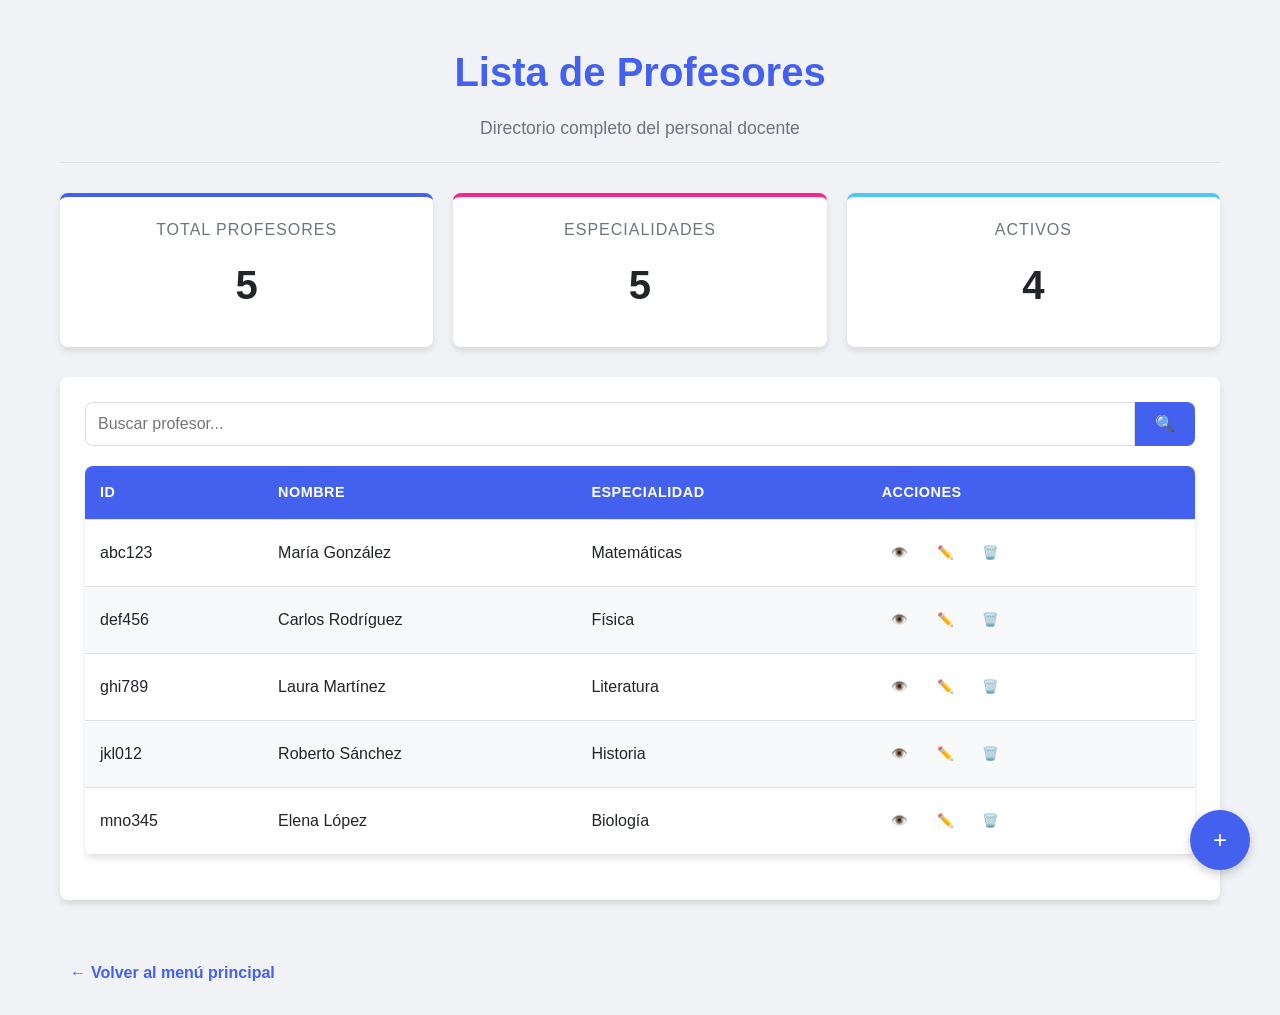
<file: lista_profesores.html>
<!DOCTYPE html>
<html lang="es">
<head>
    <meta charset="UTF-8">
    <meta name="viewport" content="width=device-width, initial-scale=1.0">
    <title>Lista de Profesores</title>
    <style>
        :root {
            --primary: #4361ee;
            --primary-dark: #3a56d4;
            --secondary: #f72585;
            --light: #f8f9fa;
            --dark: #212529;
            --gray: #6c757d;
            --success: #4cc9f0;
            --border-radius: 8px;
            --box-shadow: 0 4px 6px rgba(0, 0, 0, 0.1);
            --transition: all 0.3s ease;
        }
        
        * {
            margin: 0;
            padding: 0;
            box-sizing: border-box;
            font-family: 'Segoe UI', Tahoma, Geneva, Verdana, sans-serif;
        }
        
        body {
            background-color: #f0f2f5;
            color: var(--dark);
            line-height: 1.6;
            padding: 20px;
            max-width: 1200px;
            margin: 0 auto;
        }
        
        header {
            text-align: center;
            margin-bottom: 30px;
            padding: 20px 0;
            border-bottom: 1px solid #e0e0e0;
        }
        
        h1 {
            color: var(--primary);
            font-size: 2.5rem;
            margin-bottom: 10px;
        }
        
        .subtitle {
            color: var(--gray);
            font-weight: normal;
            font-size: 1.1rem;
        }
        
        .card {
            background-color: white;
            border-radius: var(--border-radius);
            box-shadow: var(--box-shadow);
            padding: 25px;
            margin-bottom: 30px;
        }
        
        .dashboard {
            display: grid;
            grid-template-columns: repeat(auto-fit, minmax(280px, 1fr));
            gap: 20px;
            margin-bottom: 30px;
        }
        
        .stat-card {
            background-color: white;
            border-radius: var(--border-radius);
            box-shadow: var(--box-shadow);
            padding: 20px;
            text-align: center;
            transition: var(--transition);
        }
        
        .stat-card:hover {
            transform: translateY(-5px);
            box-shadow: 0 8px 15px rgba(0, 0, 0, 0.1);
        }
        
        .stat-card.primary {
            border-top: 4px solid var(--primary);
        }
        
        .stat-card.secondary {
            border-top: 4px solid var(--secondary);
        }
        
        .stat-card.success {
            border-top: 4px solid var(--success);
        }
        
        .stat-number {
            font-size: 2.5rem;
            font-weight: 700;
            color: var(--dark);
            margin: 10px 0;
        }
        
        .stat-label {
            font-size: 1rem;
            color: var(--gray);
            text-transform: uppercase;
            letter-spacing: 1px;
        }
        
        #search-container {
            display: flex;
            margin-bottom: 20px;
        }
        
        #search-input {
            flex: 1;
            padding: 12px;
            border: 1px solid #ddd;
            border-radius: var(--border-radius) 0 0 var(--border-radius);
            font-size: 1rem;
        }
        
        #search-input:focus {
            outline: none;
            border-color: var(--primary);
            box-shadow: 0 0 0 3px rgba(67, 97, 238, 0.2);
        }
        
        #search-button {
            background-color: var(--primary);
            color: white;
            border: none;
            padding: 0 20px;
            border-radius: 0 var(--border-radius) var(--border-radius) 0;
            cursor: pointer;
            font-size: 1rem;
            font-weight: 600;
            transition: var(--transition);
        }
        
        #search-button:hover {
            background-color: var(--primary-dark);
        }
        
        table {
            width: 100%;
            border-collapse: collapse;
            margin-top: 20px;
            background-color: white;
            border-radius: var(--border-radius);
            overflow: hidden;
            box-shadow: var(--box-shadow);
        }
        
        th, td {
            padding: 15px;
            text-align: left;
            border-bottom: 1px solid #e0e0e0;
        }
        
        th {
            background-color: var(--primary);
            color: white;
            font-weight: 600;
            text-transform: uppercase;
            font-size: 0.9rem;
            letter-spacing: 0.5px;
        }
        
        tr:nth-child(even) {
            background-color: #f8f9fa;
        }
        
        tr:hover {
            background-color: #f0f7ff;
        }
        
        .action-btn {
            background-color: transparent;
            color: var(--gray);
            padding: 8px;
            margin-right: 5px;
            border-radius: 50%;
            display: inline-flex;
            align-items: center;
            justify-content: center;
            transition: var(--transition);
            width: 36px;
            height: 36px;
            border: none;
            cursor: pointer;
        }
        
        .view-btn {
            color: var(--success);
        }
        
        .view-btn:hover {
            background-color: rgba(76, 201, 240, 0.1);
        }
        
        .edit-btn {
            color: var(--primary);
        }
        
        .edit-btn:hover {
            background-color: rgba(67, 97, 238, 0.1);
        }
        
        .delete-btn {
            color: var(--secondary);
        }
        
        .delete-btn:hover {
            background-color: rgba(247, 37, 133, 0.1);
        }
        
        .add-btn {
            position: fixed;
            bottom: 30px;
            right: 30px;
            background-color: var(--primary);
            color: white;
            width: 60px;
            height: 60px;
            border-radius: 50%;
            display: flex;
            align-items: center;
            justify-content: center;
            font-size: 24px;
            box-shadow: 0 4px 10px rgba(0, 0, 0, 0.2);
            transition: var(--transition);
            border: none;
            cursor: pointer;
            z-index: 100;
        }
        
        .add-btn:hover {
            background-color: var(--primary-dark);
            transform: translateY(-5px);
            box-shadow: 0 6px 15px rgba(0, 0, 0, 0.25);
        }
        
        .pagination {
            display: flex;
            justify-content: center;
            margin-top: 20px;
            gap: 5px;
        }
        
        .pagination button {
            padding: 8px 12px;
            background-color: white;
            border: 1px solid #ddd;
            border-radius: 4px;
            cursor: pointer;
            transition: var(--transition);
        }
        
        .pagination button.active {
            background-color: var(--primary);
            color: white;
            border-color: var(--primary);
        }
        
        .pagination button:hover:not(.active) {
            background-color: #f0f0f0;
        }
        
        .back-link {
            display: inline-block;
            color: var(--primary);
            text-decoration: none;
            font-weight: 600;
            margin-top: 20px;
            padding: 10px;
            transition: var(--transition);
        }
        
        .back-link:hover {
            color: var(--primary-dark);
            transform: translateX(-5px);
        }
        
        .back-link::before {
            content: "←";
            margin-right: 5px;
        }
        
        .empty-state {
            text-align: center;
            padding: 30px;
            color: var(--gray);
        }
        
        @media (max-width: 768px) {
            .dashboard {
                grid-template-columns: 1fr;
            }
            
            .responsive-table {
                overflow-x: auto;
            }
            
            .add-btn {
                bottom: 20px;
                right: 20px;
                width: 50px;
                height: 50px;
            }
        }
        
        /* Estilos para el modal */
        .modal {
            display: none;
            position: fixed;
            top: 0;
            left: 0;
            width: 100%;
            height: 100%;
            background-color: rgba(0, 0, 0, 0.5);
            justify-content: center;
            align-items: center;
            z-index: 1000;
        }
        
        .modal-content {
            background-color: white;
            border-radius: var(--border-radius);
            box-shadow: var(--box-shadow);
            width: 100%;
            max-width: 500px;
            padding: 30px;
            position: relative;
            animation: modalFadeIn 0.3s;
        }
        
        @keyframes modalFadeIn {
            from {
                opacity: 0;
                transform: translateY(-50px);
            }
            to {
                opacity: 1;
                transform: translateY(0);
            }
        }
        
        .modal-header {
            display: flex;
            justify-content: space-between;
            align-items: center;
            margin-bottom: 20px;
        }
        
        .modal-title {
            font-size: 1.5rem;
            color: var(--dark);
        }
        
        .close-btn {
            background: none;
            border: none;
            font-size: 1.5rem;
            cursor: pointer;
            color: var(--gray);
            transition: var(--transition);
        }
        
        .close-btn:hover {
            color: var(--secondary);
        }
        
        .form-group {
            margin-bottom: 20px;
        }
        
        label {
            display: block;
            margin-bottom: 8px;
            font-weight: 600;
            color: var(--dark);
        }
        
        input, select, textarea {
            width: 100%;
            padding: 12px;
            border: 1px solid #ddd;
            border-radius: var(--border-radius);
            font-size: 1rem;
            transition: var(--transition);
        }
        
        input:focus, select:focus, textarea:focus {
            outline: none;
            border-color: var(--primary);
            box-shadow: 0 0 0 3px rgba(67, 97, 238, 0.2);
        }
        
        .modal-footer {
            display: flex;
            justify-content: flex-end;
            gap: 10px;
            margin-top: 20px;
        }
        
        .btn {
            padding: 10px 20px;
            border-radius: var(--border-radius);
            font-weight: 600;
            cursor: pointer;
            transition: var(--transition);
            border: none;
        }
        
        .btn-primary {
            background-color: var(--primary);
            color: white;
        }
        
        .btn-primary:hover {
            background-color: var(--primary-dark);
        }
        
        .btn-secondary {
            background-color: #f0f0f0;
            color: var(--gray);
        }
        
        .btn-secondary:hover {
            background-color: #e0e0e0;
        }
    </style>
</head>
<body>
    <header>
        <h1>Lista de Profesores</h1>
        <p class="subtitle">Directorio completo del personal docente</p>
    </header>
    
    <main>
        <div class="dashboard">
            <div class="stat-card primary">
                <div class="stat-label">Total Profesores</div>
                <div class="stat-number" id="total-profesores">0</div>
            </div>
            <div class="stat-card secondary">
                <div class="stat-label">Especialidades</div>
                <div class="stat-number" id="total-especialidades">0</div>
            </div>
            <div class="stat-card success">
                <div class="stat-label">Activos</div>
                <div class="stat-number" id="profesores-activos">0</div>
            </div>
        </div>
        
        <div class="card">
            <div id="search-container">
                <input type="text" id="search-input" placeholder="Buscar profesor...">
                <button id="search-button">🔍</button>
            </div>
            
            <div class="responsive-table">
                <table id="tabla-profesores">
                    <thead>
                        <tr>
                            <th>ID</th>
                            <th>Nombre</th>
                            <th>Especialidad</th>
                            <th>Acciones</th>
                        </tr>
                    </thead>
                    <tbody>
                        <!-- Se cargarán los profesores aquí -->
                        <tr class="empty-state">
                            <td colspan="4">No hay profesores registrados</td>
                        </tr>
                    </tbody>
                </table>
            </div>
            
            <div class="pagination" id="pagination">
                <!-- Los botones de paginación se generarán dinámicamente -->
            </div>
        </div>
    </main>
    
    <button class="add-btn" id="add-profesor-btn">+</button>
    
    <footer>
        <a href="index.html" class="back-link">Volver al menú principal</a>
    </footer>
    
    <!-- Modal para agregar/editar profesor -->
    <div class="modal" id="profesor-modal">
        <div class="modal-content">
            <div class="modal-header">
                <h2 class="modal-title" id="modal-title">Agregar Profesor</h2>
                <button class="close-btn" id="close-modal">&times;</button>
            </div>
            <form id="profesor-form">
                <input type="hidden" id="profesor-id">
                <div class="form-group">
                    <label for="nombre-profesor">Nombre completo</label>
                    <input type="text" id="nombre-profesor" required>
                </div>
                <div class="form-group">
                    <label for="especialidad-profesor">Especialidad</label>
                    <input type="text" id="especialidad-profesor" required>
                </div>
                <div class="form-group">
                    <label for="email-profesor">Correo electrónico</label>
                    <input type="email" id="email-profesor" required>
                </div>
                <div class="form-group">
                    <label for="telefono-profesor">Teléfono</label>
                    <input type="tel" id="telefono-profesor">
                </div>
                <div class="form-group">
                    <label for="estado-profesor">Estado</label>
                    <select id="estado-profesor">
                        <option value="Activo">Activo</option>
                        <option value="Inactivo">Inactivo</option>
                    </select>
                </div>
                <div class="modal-footer">
                    <button type="button" class="btn btn-secondary" id="cancel-form">Cancelar</button>
                    <button type="submit" class="btn btn-primary">Guardar</button>
                </div>
            </form>
        </div>
    </div>
    
    <!-- Modal para ver detalles del profesor -->
    <div class="modal" id="detalles-modal">
        <div class="modal-content">
            <div class="modal-header">
                <h2 class="modal-title">Detalles del Profesor</h2>
                <button class="close-btn" id="close-detalles">&times;</button>
            </div>
            <div id="detalles-contenido">
                <!-- Los detalles se cargarán dinámicamente -->
            </div>
            <div class="modal-footer">
                <button type="button" class="btn btn-primary" id="cerrar-detalles">Cerrar</button>
            </div>
        </div>
    </div>

    <script>
        // Generar un ID único
        function generarId() {
            return Date.now().toString(36) + Math.random().toString(36).substr(2);
        }
        
        // Datos de prueba para profesores
        const datosProfesores = [
            {
                id: "abc123",
                nombre: "María González",
                especialidad: "Matemáticas",
                email: "maria.gonzalez@ejemplo.com",
                telefono: "555-123-4567",
                estado: "Activo"
            },
            {
                id: "def456",
                nombre: "Carlos Rodríguez",
                especialidad: "Física",
                email: "carlos.rodriguez@ejemplo.com",
                telefono: "555-987-6543",
                estado: "Activo"
            },
            {
                id: "ghi789",
                nombre: "Laura Martínez",
                especialidad: "Literatura",
                email: "laura.martinez@ejemplo.com",
                telefono: "555-456-7890",
                estado: "Activo"
            },
            {
                id: "jkl012",
                nombre: "Roberto Sánchez",
                especialidad: "Historia",
                email: "roberto.sanchez@ejemplo.com",
                telefono: "555-234-5678",
                estado: "Inactivo"
            },
            {
                id: "mno345",
                nombre: "Elena López",
                especialidad: "Biología",
                email: "elena.lopez@ejemplo.com",
                telefono: "555-345-6789",
                estado: "Activo"
            }
        ];
        
        // Obtener profesores del almacenamiento local o usar datos de prueba
        let profesores = JSON.parse(localStorage.getItem('profesores')) || datosProfesores;
        
        // Guardar los datos de prueba en el almacenamiento local si no existen
        if (!localStorage.getItem('profesores')) {
            localStorage.setItem('profesores', JSON.stringify(profesores));
        }
        
        // Variables para la paginación
        let paginaActual = 1;
        const profesoresPorPagina = 10;
        let profesoresFiltrados = [...profesores];
        
        // Elementos del DOM
        const tablaProfesores = document.getElementById('tabla-profesores');
        const paginationContainer = document.getElementById('pagination');
        const searchInput = document.getElementById('search-input');
        const searchButton = document.getElementById('search-button');
        const addProfesorBtn = document.getElementById('add-profesor-btn');
        const profesorModal = document.getElementById('profesor-modal');
        const closeModal = document.getElementById('close-modal');
        const cancelForm = document.getElementById('cancel-form');
        const profesorForm = document.getElementById('profesor-form');
        const modalTitle = document.getElementById('modal-title');
        const detallesModal = document.getElementById('detalles-modal');
        const closeDetalles = document.getElementById('close-detalles');
        const cerrarDetalles = document.getElementById('cerrar-detalles');
        
        // Actualizar estadísticas
        function actualizarEstadisticas() {
            document.getElementById('total-profesores').textContent = profesores.length;
            
            // Contar especialidades únicas
            const especialidades = new Set(profesores.map(profesor => profesor.especialidad));
            document.getElementById('total-especialidades').textContent = especialidades.size;
            
            // Contar profesores activos
            const activos = profesores.filter(profesor => profesor.estado === 'Activo').length;
            document.getElementById('profesores-activos').textContent = activos;
        }
        
        // Función para renderizar la tabla de profesores con paginación
        function renderizarProfesores() {
            const tbody = tablaProfesores.querySelector('tbody');
            tbody.innerHTML = '';
            
            if (profesoresFiltrados.length === 0) {
                const tr = document.createElement('tr');
                tr.className = 'empty-state';
                tr.innerHTML = '<td colspan="4">No se encontraron profesores</td>';
                tbody.appendChild(tr);
                paginationContainer.innerHTML = '';
                return;
            }
            
            // Calcular índices para la paginación
            const inicio = (paginaActual - 1) * profesoresPorPagina;
            const fin = Math.min(inicio + profesoresPorPagina, profesoresFiltrados.length);
            
            // Renderizar profesores para la página actual
            for (let i = inicio; i < fin; i++) {
                const profesor = profesoresFiltrados[i];
                const tr = document.createElement('tr');
                
                tr.innerHTML = `
                    <td>${profesor.id.substring(0, 6)}</td>
                    <td>${profesor.nombre}</td>
                    <td>${profesor.especialidad}</td>
                    <td>
                        <button class="action-btn view-btn" data-id="${profesor.id}">👁️</button>
                        <button class="action-btn edit-btn" data-id="${profesor.id}">✏️</button>
                        <button class="action-btn delete-btn" data-id="${profesor.id}">🗑️</button>
                    </td>
                `;
                
                tbody.appendChild(tr);
            }
            
            // Configurar botones de acción
            const viewButtons = document.querySelectorAll('.view-btn');
            const editButtons = document.querySelectorAll('.edit-btn');
            const deleteButtons = document.querySelectorAll('.delete-btn');
            
            viewButtons.forEach(button => {
                button.addEventListener('click', () => verProfesor(button.dataset.id));
            });
            
            editButtons.forEach(button => {
                button.addEventListener('click', () => editarProfesor(button.dataset.id));
            });
            
            deleteButtons.forEach(button => {
                button.addEventListener('click', () => eliminarProfesor(button.dataset.id));
            });
            
            // Renderizar paginación
            renderizarPaginacion();
        }
        
        // Función para renderizar los botones de paginación
        function renderizarPaginacion() {
            paginationContainer.innerHTML = '';
            const totalPaginas = Math.ceil(profesoresFiltrados.length / profesoresPorPagina);
            
            if (totalPaginas <= 1) return;
            
            // Botón anterior
            if (paginaActual > 1) {
                const prevButton = document.createElement('button');
                prevButton.innerHTML = '&laquo;';
                prevButton.addEventListener('click', () => {
                    paginaActual--;
                    renderizarProfesores();
                });
                paginationContainer.appendChild(prevButton);
            }
            
            // Botones de número de página
            for (let i = 1; i <= totalPaginas; i++) {
                const pageButton = document.createElement('button');
                pageButton.textContent = i;
                
                if (i === paginaActual) {
                    pageButton.classList.add('active');
                }
                
                pageButton.addEventListener('click', () => {
                    paginaActual = i;
                    renderizarProfesores();
                });
                
                paginationContainer.appendChild(pageButton);
            }
            
            // Botón siguiente
            if (paginaActual < totalPaginas) {
                const nextButton = document.createElement('button');
                nextButton.innerHTML = '&raquo;';
                nextButton.addEventListener('click', () => {
                    paginaActual++;
                    renderizarProfesores();
                });
                paginationContainer.appendChild(nextButton);
            }
        }
        
        // Filtrar profesores por búsqueda
        function filtrarProfesores() {
            const busqueda = searchInput.value.toLowerCase();
            profesoresFiltrados = profesores.filter(profesor => {
                return profesor.nombre.toLowerCase().includes(busqueda) || 
                       profesor.especialidad.toLowerCase().includes(busqueda) ||
                       profesor.id.toLowerCase().includes(busqueda);
            });
            
            paginaActual = 1;
            renderizarProfesores();
        }
        
        // Ver detalles del profesor
        function verProfesor(id) {
            const profesor = profesores.find(p => p.id === id);
            if (!profesor) return;
            
            const detallesContenido = document.getElementById('detalles-contenido');
            
            detallesContenido.innerHTML = `
                <div style="margin-bottom: 20px;">
                    <h3 style="font-size: 1.3rem; margin-bottom: 15px;">${profesor.nombre}</h3>
                    <p style="margin-bottom: 10px;"><strong>ID:</strong> ${profesor.id}</p>
                    <p style="margin-bottom: 10px;"><strong>Especialidad:</strong> ${profesor.especialidad}</p>
                    <p style="margin-bottom: 10px;"><strong>Correo electrónico:</strong> ${profesor.email}</p>
                    <p style="margin-bottom: 10px;"><strong>Teléfono:</strong> ${profesor.telefono || 'No disponible'}</p>
                    <p><strong>Estado:</strong> <span style="padding: 3px 8px; border-radius: 4px; ${profesor.estado === 'Activo' ? 'background-color: #e0f7e6; color: #198754;' : 'background-color: #f8d7da; color: #dc3545;'}">${profesor.estado}</span></p>
                </div>
            `;
            
            detallesModal.style.display = 'flex';
        }
        
        // Editar profesor
        function editarProfesor(id) {
            const profesor = profesores.find(p => p.id === id);
            if (!profesor) return;
            
            document.getElementById('profesor-id').value = profesor.id;
            document.getElementById('nombre-profesor').value = profesor.nombre;
            document.getElementById('especialidad-profesor').value = profesor.especialidad;
            document.getElementById('email-profesor').value = profesor.email || '';
            document.getElementById('telefono-profesor').value = profesor.telefono || '';
            document.getElementById('estado-profesor').value = profesor.estado || 'Activo';
            
            modalTitle.textContent = 'Editar Profesor';
            profesorModal.style.display = 'flex';
        }
        
        // Eliminar profesor
        function eliminarProfesor(id) {
            if (confirm('¿Está seguro de que desea eliminar este profesor?')) {
                profesores = profesores.filter(profesor => profesor.id !== id);
                localStorage.setItem('profesores', JSON.stringify(profesores));
                profesoresFiltrados = profesoresFiltrados.filter(profesor => profesor.id !== id);
                renderizarProfesores();
                actualizarEstadisticas();
            }
        }
        
        // Abrir modal para agregar profesor
        addProfesorBtn.addEventListener('click', () => {
            document.getElementById('profesor-form').reset();
            document.getElementById('profesor-id').value = '';
            modalTitle.textContent = 'Agregar Profesor';
            profesorModal.style.display = 'flex';
        });
        
        // Cerrar modales
        closeModal.addEventListener('click', () => {
            profesorModal.style.display = 'none';
        });
        
        cancelForm.addEventListener('click', () => {
            profesorModal.style.display = 'none';
        });
        
        closeDetalles.addEventListener('click', () => {
            detallesModal.style.display = 'none';
        });
        
        cerrarDetalles.addEventListener('click', () => {
            detallesModal.style.display = 'none';
        });
        
        // Guardar profesor
        profesorForm.addEventListener('submit', (e) => {
            e.preventDefault();
            
            const profesorId = document.getElementById('profesor-id').value;
            const nombre = document.getElementById('nombre-profesor').value;
            const especialidad = document.getElementById('especialidad-profesor').value;
            const email = document.getElementById('email-profesor').value;
            const telefono = document.getElementById('telefono-profesor').value;
            const estado = document.getElementById('estado-profesor').value;
            
            if (!nombre || !especialidad || !email) {
                alert('Por favor complete los campos obligatorios');
                return;
            }
            
            if (profesorId) {
                // Actualizar profesor existente
                const index = profesores.findIndex(p => p.id === profesorId);
                if (index !== -1) {
                    profesores[index] = {
                        ...profesores[index],
                        nombre,
                        especialidad,
                        email,
                        telefono,
                        estado
                    };
                }
            } else {
                // Agregar nuevo profesor
                const nuevoProfesor = {
                    id: generarId(),
                    nombre,
                    especialidad,
                    email,
                    telefono,
                    estado
                };
                
                profesores.push(nuevoProfesor);
            }
            
            localStorage.setItem('profesores', JSON.stringify(profesores));
            profesoresFiltrados = [...profesores]; // Actualizar la lista filtrada
            renderizarProfesores();
            actualizarEstadisticas();
            profesorModal.style.display = 'none';
        });
        
        // Buscar profesores
        searchButton.addEventListener('click', filtrarProfesores);
        searchInput.addEventListener('keyup', (e) => {
            if (e.key === 'Enter') {
                filtrarProfesores();
            }
        });
        
        // Inicializar la aplicación
        document.addEventListener('DOMContentLoaded', () => {
            renderizarProfesores();
            actualizarEstadisticas();
        });
    </script>
</body>
</html>
</file>
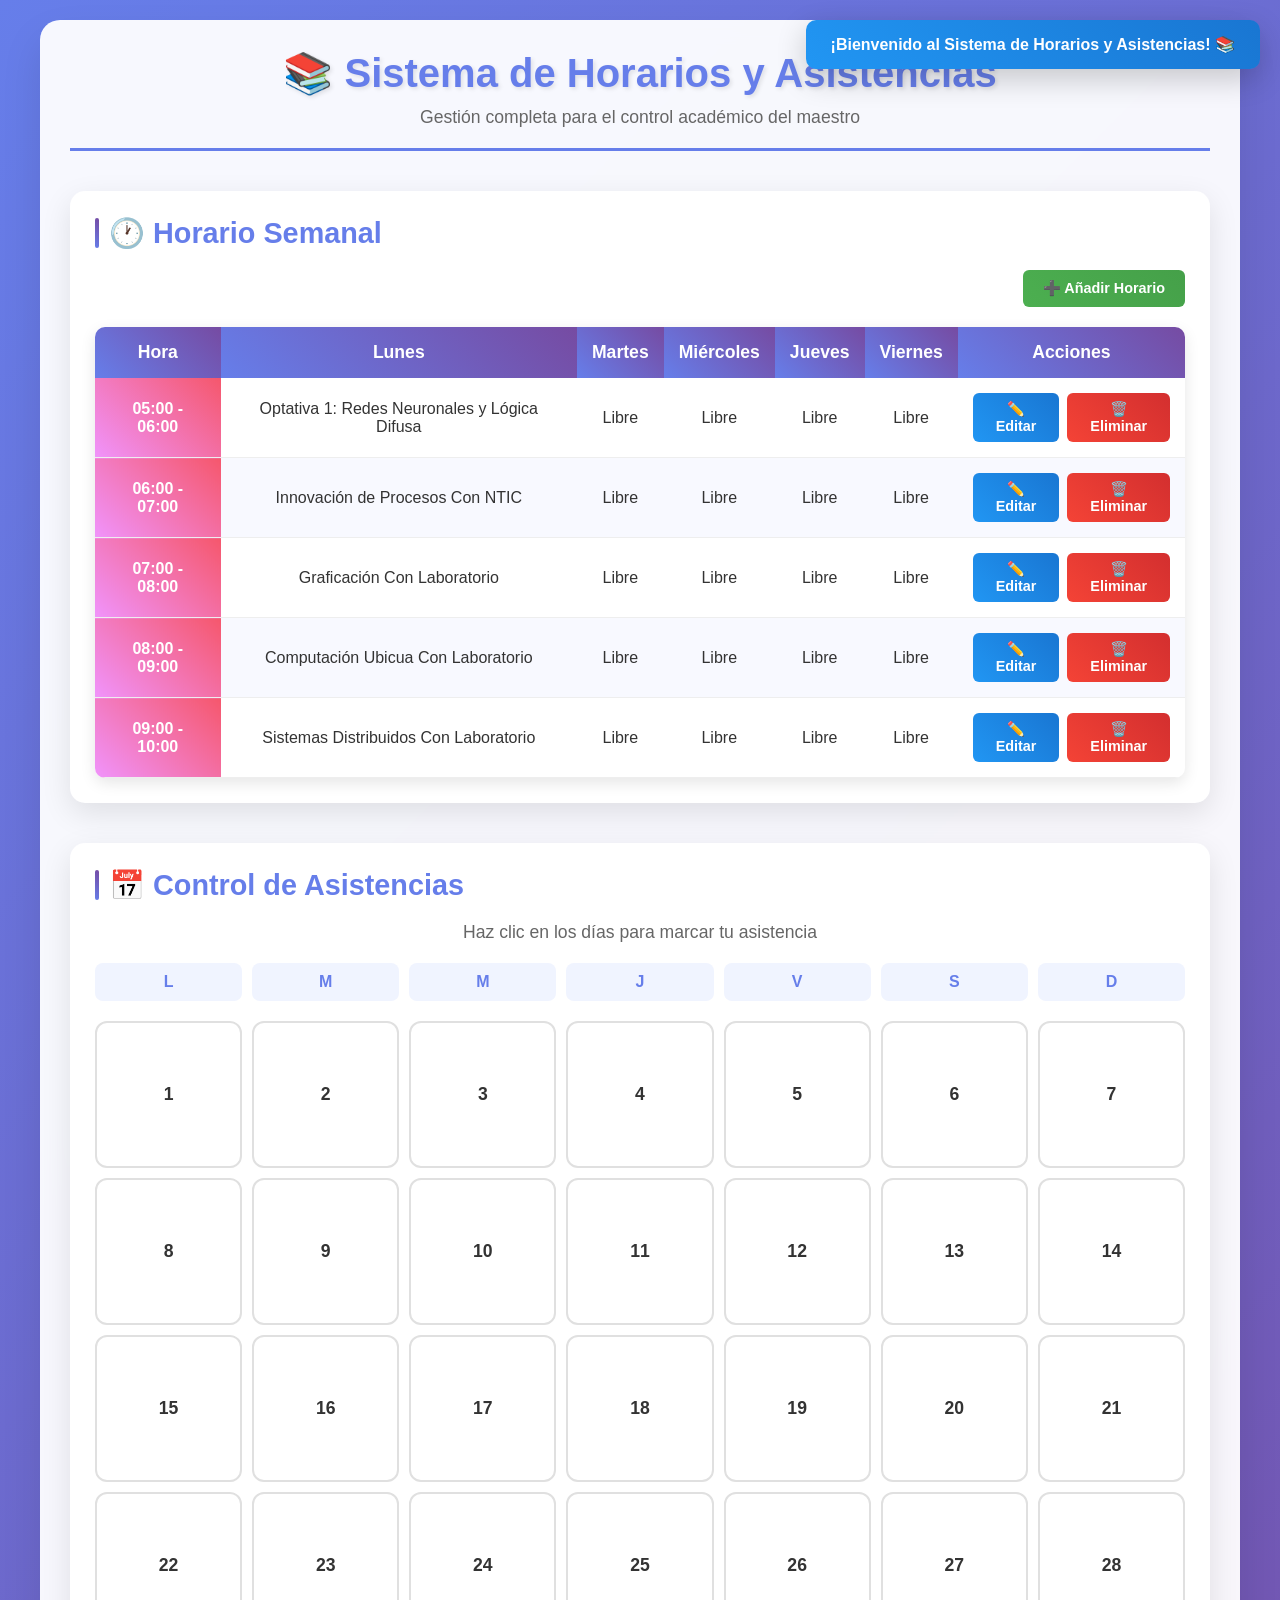
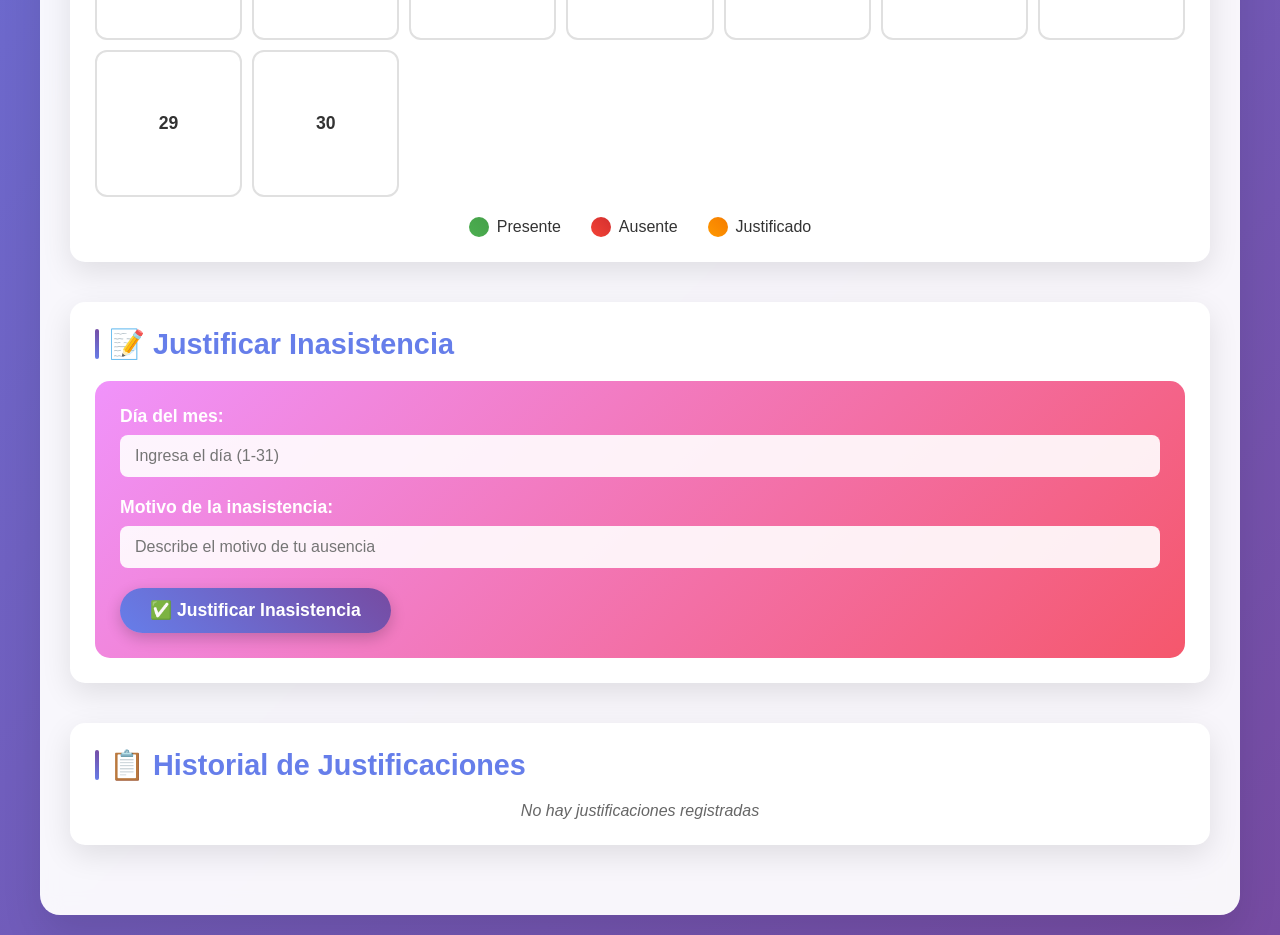
<file: maestro.html>
<!DOCTYPE html>
<html lang="es">
<head>
  <meta charset="UTF-8">
  <meta name="viewport" content="width=device-width, initial-scale=1.0">
  <title>Sistema de Horarios y Asistencias</title>
  <style>
    * {
      margin: 0;
      padding: 0;
      box-sizing: border-box;
    }

    body {
      font-family: 'Segoe UI', Tahoma, Geneva, Verdana, sans-serif;
      background: linear-gradient(135deg, #667eea 0%, #764ba2 100%);
      min-height: 100vh;
      padding: 20px;
      color: #333;
    }

    .container {
      max-width: 1200px;
      margin: 0 auto;
      background: rgba(255, 255, 255, 0.95);
      border-radius: 20px;
      box-shadow: 0 20px 40px rgba(0, 0, 0, 0.1);
      backdrop-filter: blur(10px);
      padding: 30px;
    }

    .header {
      text-align: center;
      margin-bottom: 40px;
      padding-bottom: 20px;
      border-bottom: 3px solid #667eea;
    }

    .header h1 {
      font-size: 2.5em;
      color: #667eea;
      margin-bottom: 10px;
      text-shadow: 2px 2px 4px rgba(0, 0, 0, 0.1);
    }

    .header p {
      font-size: 1.1em;
      color: #666;
    }

    .section {
      margin-bottom: 40px;
      background: white;
      border-radius: 15px;
      padding: 25px;
      box-shadow: 0 10px 30px rgba(0, 0, 0, 0.1);
      transition: transform 0.3s ease;
    }

    .section:hover {
      transform: translateY(-5px);
    }

    .section-title {
      font-size: 1.8em;
      color: #667eea;
      margin-bottom: 20px;
      display: flex;
      align-items: center;
      gap: 10px;
    }

    .section-title::before {
      content: "";
      width: 4px;
      height: 30px;
      background: linear-gradient(45deg, #667eea, #764ba2);
      border-radius: 2px;
    }

    /* Tabla de horarios */
    .schedule-table {
      width: 100%;
      border-collapse: collapse;
      border-radius: 10px;
      overflow: hidden;
      box-shadow: 0 5px 15px rgba(0, 0, 0, 0.1);
    }

    .schedule-table th {
      background: linear-gradient(45deg, #667eea, #764ba2);
      color: white;
      padding: 15px;
      font-weight: 600;
      text-align: center;
      font-size: 1.1em;
    }

    .schedule-table td {
      padding: 15px;
      text-align: center;
      border-bottom: 1px solid #eee;
      transition: background-color 0.3s ease;
    }

    .schedule-table tr:nth-child(even) {
      background-color: #f8f9ff;
    }

    .schedule-table tr:hover {
      background-color: #e8f2ff;
    }

    .schedule-table td:first-child {
      font-weight: 600;
      background: linear-gradient(45deg, #f093fb, #f5576c);
      color: white;
    }

    /* Calendario */
    .calendar {
      display: grid;
      grid-template-columns: repeat(7, 1fr);
      gap: 10px;
      margin-top: 20px;
    }

    .calendar-header {
      display: grid;
      grid-template-columns: repeat(7, 1fr);
      gap: 10px;
      margin-bottom: 15px;
    }

    .calendar-day-header {
      text-align: center;
      font-weight: 600;
      color: #667eea;
      padding: 10px;
      background: #f0f4ff;
      border-radius: 8px;
    }

    .day {
      aspect-ratio: 1;
      display: flex;
      align-items: center;
      justify-content: center;
      border: 2px solid #e0e0e0;
      border-radius: 12px;
      cursor: pointer;
      font-weight: 600;
      font-size: 1.1em;
      transition: all 0.3s ease;
      background: white;
    }

    .day:hover {
      transform: scale(1.05);
      box-shadow: 0 5px 15px rgba(0, 0, 0, 0.2);
    }

    .day.present {
      background: linear-gradient(45deg, #4CAF50, #45a049);
      color: white;
      border-color: #4CAF50;
      box-shadow: 0 5px 15px rgba(76, 175, 80, 0.3);
    }

    .day.absent {
      background: linear-gradient(45deg, #f44336, #d32f2f);
      color: white;
      border-color: #f44336;
      box-shadow: 0 5px 15px rgba(244, 67, 54, 0.3);
    }

    .day.justified {
      background: linear-gradient(45deg, #FF9800, #F57C00);
      color: white;
      border-color: #FF9800;
      box-shadow: 0 5px 15px rgba(255, 152, 0, 0.3);
    }

    /* Formulario */
    .form-container {
      background: linear-gradient(135deg, #f093fb 0%, #f5576c 100%);
      border-radius: 15px;
      padding: 25px;
      color: white;
    }

    .form-group {
      margin-bottom: 20px;
    }

    .form-group label {
      display: block;
      margin-bottom: 8px;
      font-weight: 600;
      font-size: 1.1em;
    }

    .form-group input {
      width: 100%;
      padding: 12px 15px;
      border: none;
      border-radius: 8px;
      font-size: 1em;
      background: rgba(255, 255, 255, 0.9);
      color: #333;
      transition: all 0.3s ease;
    }

    .form-group input:focus {
      outline: none;
      background: white;
      box-shadow: 0 0 0 3px rgba(255, 255, 255, 0.3);
    }

    .submit-btn {
      background: linear-gradient(45deg, #667eea, #764ba2);
      color: white;
      padding: 12px 30px;
      border: none;
      border-radius: 25px;
      font-size: 1.1em;
      font-weight: 600;
      cursor: pointer;
      transition: all 0.3s ease;
      box-shadow: 0 5px 15px rgba(0, 0, 0, 0.2);
    }

    .submit-btn:hover {
      transform: translateY(-2px);
      box-shadow: 0 8px 25px rgba(0, 0, 0, 0.3);
    }

    /* Leyenda */
    .legend {
      display: flex;
      justify-content: center;
      gap: 30px;
      margin-top: 20px;
      flex-wrap: wrap;
    }

    .legend-item {
      display: flex;
      align-items: center;
      gap: 8px;
      font-weight: 500;
    }

    .legend-color {
      width: 20px;
      height: 20px;
      border-radius: 50%;
    }

    .legend-present { background: linear-gradient(45deg, #4CAF50, #45a049); }
    .legend-absent { background: linear-gradient(45deg, #f44336, #d32f2f); }
    .legend-justified { background: linear-gradient(45deg, #FF9800, #F57C00); }

    /* Animaciones */
    @keyframes fadeIn {
      from { opacity: 0; transform: translateY(20px); }
      to { opacity: 1; transform: translateY(0); }
    }

    .section {
      animation: fadeIn 0.6s ease-out;
    }

    /* Botones de acción */
    .action-buttons {
      display: flex;
      gap: 8px;
      justify-content: center;
    }

    .edit-btn, .delete-btn, .add-btn {
      padding: 8px 12px;
      border: none;
      border-radius: 6px;
      cursor: pointer;
      font-size: 0.9em;
      font-weight: 600;
      transition: all 0.3s ease;
    }

    .edit-btn {
      background: linear-gradient(45deg, #2196F3, #1976D2);
      color: white;
    }

    .edit-btn:hover {
      transform: translateY(-2px);
      box-shadow: 0 5px 15px rgba(33, 150, 243, 0.4);
    }

    .delete-btn {
      background: linear-gradient(45deg, #f44336, #d32f2f);
      color: white;
    }

    .delete-btn:hover {
      transform: translateY(-2px);
      box-shadow: 0 5px 15px rgba(244, 67, 54, 0.4);
    }

    .add-btn {
      background: linear-gradient(45deg, #4CAF50, #45a049);
      color: white;
      padding: 10px 20px;
    }

    .add-btn:hover {
      transform: translateY(-2px);
      box-shadow: 0 5px 15px rgba(76, 175, 80, 0.4);
    }

    .cancel-btn {
      background: linear-gradient(45deg, #9E9E9E, #757575);
      color: white;
      padding: 12px 30px;
      border: none;
      border-radius: 25px;
      font-size: 1.1em;
      font-weight: 600;
      cursor: pointer;
      transition: all 0.3s ease;
    }

    .cancel-btn:hover {
      transform: translateY(-2px);
      box-shadow: 0 8px 25px rgba(0, 0, 0, 0.3);
    }

    /* Modal */
    .modal {
      display: none;
      position: fixed;
      z-index: 1000;
      left: 0;
      top: 0;
      width: 100%;
      height: 100%;
      background-color: rgba(0, 0, 0, 0.5);
      backdrop-filter: blur(5px);
    }

    .modal-content {
      background: white;
      margin: 5% auto;
      padding: 30px;
      border-radius: 15px;
      width: 90%;
      max-width: 600px;
      box-shadow: 0 20px 40px rgba(0, 0, 0, 0.3);
      animation: modalSlideIn 0.3s ease-out;
    }

    .close {
      color: #aaa;
      float: right;
      font-size: 28px;
      font-weight: bold;
      cursor: pointer;
      transition: color 0.3s ease;
    }

    .close:hover {
      color: #000;
    }

    @keyframes modalSlideIn {
      from { transform: translateY(-50px); opacity: 0; }
      to { transform: translateY(0); opacity: 1; }
    }

    /* Historial de justificaciones */
    .justification-item {
      background: #f8f9ff;
      border-left: 4px solid #667eea;
      padding: 15px;
      margin: 10px 0;
      border-radius: 8px;
      display: flex;
      justify-content: space-between;
      align-items: center;
    }

    .justification-info {
      flex: 1;
    }

    .justification-day {
      font-weight: 600;
      color: #667eea;
      font-size: 1.1em;
    }

    .justification-reason {
      color: #666;
      margin-top: 5px;
    }
    @media (max-width: 768px) {
      .container {
        padding: 20px;
        margin: 10px;
      }

      .header h1 {
        font-size: 2em;
      }

      .calendar {
        grid-template-columns: repeat(5, 1fr);
      }

      .legend {
        flex-direction: column;
        align-items: center;
        gap: 15px;
      }
    }
  </style>
</head>
<body>

  <div class="container">
    <div class="header">
      <h1>📚 Sistema de Horarios y Asistencias</h1>
      <p>Gestión completa para el control académico del maestro</p>
    </div>

    <div class="section">
      <h2 class="section-title">🕐 Horario Semanal</h2>
      <div style="margin-bottom: 20px; text-align: right;">
        <button class="add-btn" onclick="mostrarFormularioHorario()">➕ Añadir Horario</button>
      </div>
      <table class="schedule-table" id="tablaHorario">
        <thead>
          <tr>
            <th>Hora</th>
            <th>Lunes</th>
            <th>Martes</th>
            <th>Miércoles</th>
            <th>Jueves</th>
            <th>Viernes</th>
            <th>Acciones</th>
          </tr>
        </thead>
        <tbody></tbody>
      </table>
    </div>

    <div class="section">
      <h2 class="section-title">📅 Control de Asistencias</h2>
      <p style="text-align: center; margin-bottom: 20px; color: #666; font-size: 1.1em;">
        Haz clic en los días para marcar tu asistencia
      </p>
      
      <div class="calendar-header">
        <div class="calendar-day-header">L</div>
        <div class="calendar-day-header">M</div>
        <div class="calendar-day-header">M</div>
        <div class="calendar-day-header">J</div>
        <div class="calendar-day-header">V</div>
        <div class="calendar-day-header">S</div>
        <div class="calendar-day-header">D</div>
      </div>
      
      <div id="calendar" class="calendar"></div>
      
      <div class="legend">
        <div class="legend-item">
          <div class="legend-color legend-present"></div>
          <span>Presente</span>
        </div>
        <div class="legend-item">
          <div class="legend-color legend-absent"></div>
          <span>Ausente</span>
        </div>
        <div class="legend-item">
          <div class="legend-color legend-justified"></div>
          <span>Justificado</span>
        </div>
      </div>
    </div>

    <div class="section">
      <h2 class="section-title">📝 Justificar Inasistencia</h2>
      <div class="form-container">
        <form id="justificarForm">
          <div class="form-group">
            <label for="diaJustificar">Día del mes:</label>
            <input type="number" id="diaJustificar" min="1" max="31" required placeholder="Ingresa el día (1-31)">
          </div>
          <div class="form-group">
            <label for="motivo">Motivo de la inasistencia:</label>
            <input type="text" id="motivo" required placeholder="Describe el motivo de tu ausencia">
          </div>
          <button type="submit" class="submit-btn">✅ Justificar Inasistencia</button>
        </form>
      </div>
    </div>

    <!-- Sección de Justificaciones -->
    <div class="section">
      <h2 class="section-title">📋 Historial de Justificaciones</h2>
      <div id="historialJustificaciones">
        <p style="text-align: center; color: #666; font-style: italic;">No hay justificaciones registradas</p>
      </div>
    </div>

    <!-- Modal para editar horario -->
    <div id="modalHorario" class="modal">
      <div class="modal-content">
        <span class="close" onclick="cerrarModal()">&times;</span>
        <h3 id="modalTitle">Editar Horario</h3>
        <form id="horarioForm">
          <div class="form-group">
            <label for="horaInicio">Hora de inicio:</label>
            <input type="time" id="horaInicio" required>
          </div>
          <div class="form-group">
            <label for="horaFin">Hora de fin:</label>
            <input type="time" id="horaFin" required>
          </div>
          <div class="form-group">
            <label for="lunes">Lunes:</label>
            <input type="text" id="lunes" placeholder="Materia o 'Libre'">
          </div>
          <div class="form-group">
            <label for="martes">Martes:</label>
            <input type="text" id="martes" placeholder="Materia o 'Libre'">
          </div>
          <div class="form-group">
            <label for="miercoles">Miércoles:</label>
            <input type="text" id="miercoles" placeholder="Materia o 'Libre'">
          </div>
          <div class="form-group">
            <label for="jueves">Jueves:</label>
            <input type="text" id="jueves" placeholder="Materia o 'Libre'">
          </div>
          <div class="form-group">
            <label for="viernes">Viernes:</label>
            <input type="text" id="viernes" placeholder="Materia o 'Libre'">
          </div>
          <div style="display: flex; gap: 10px;">
            <button type="submit" class="submit-btn">💾 Guardar</button>
            <button type="button" class="cancel-btn" onclick="cerrarModal()">❌ Cancelar</button>
          </div>
        </form>
      </div>
    </div>
  </div>

  <script>
    // 🎯 Datos JSON embebidos (ahora modificables)
    let datos = {
      "horario": [
        { "hora": "05:00 - 06:00", "lunes": "Optativa 1: Redes Neuronales y Lógica Difusa", "martes": "Libre", "miércoles": "Libre", "jueves": "Libre", "viernes": "Libre" },
        { "hora": "06:00 - 07:00", "lunes": "Innovación de Procesos Con NTIC", "martes": "Libre", "miércoles": "Libre", "jueves": "Libre", "viernes": "Libre" },
        { "hora": "07:00 - 08:00", "lunes": "Graficación Con Laboratorio", "martes": "Libre", "miércoles": "Libre", "jueves": "Libre", "viernes": "Libre" },
        { "hora": "08:00 - 09:00", "lunes": "Computación Ubicua Con Laboratorio", "martes": "Libre", "miércoles": "Libre", "jueves": "Libre", "viernes": "Libre" },
        { "hora": "09:00 - 10:00", "lunes": "Sistemas Distribuidos Con Laboratorio", "martes": "Libre", "miércoles": "Libre", "jueves": "Libre", "viernes": "Libre" }
      ]
    };

    let horarioEditando = -1; // Índice del horario que se está editando (-1 = nuevo)

    // 🎓 Cargar horario en tabla
    function cargarHorario() {
      const tbody = document.querySelector("#tablaHorario tbody");
      tbody.innerHTML = ""; // Limpiar tabla
      
      datos.horario.forEach((fila, index) => {
        const tr = document.createElement("tr");
        tr.innerHTML = `
          <td>${fila.hora}</td>
          <td>${fila.lunes}</td>
          <td>${fila.martes}</td>
          <td>${fila.miércoles}</td>
          <td>${fila.jueves}</td>
          <td>${fila.viernes}</td>
          <td>
            <div class="action-buttons">
              <button class="edit-btn" onclick="editarHorario(${index})">✏️ Editar</button>
              <button class="delete-btn" onclick="eliminarHorario(${index})">🗑️ Eliminar</button>
            </div>
          </td>
        `;
        tbody.appendChild(tr);
      });
    }

    // Cargar horario inicial
    cargarHorario();

    // 📅 Calendario y asistencia
    const calendarDiv = document.getElementById("calendar");
    const estadoDias = {}; // Día => 'presente', 'ausente', 'justified'
    const justificaciones = {}; // Día => Motivo

    // Crear días del calendario
    for (let i = 1; i <= 30; i++) {
      const div = document.createElement("div");
      div.className = "day";
      div.textContent = i;
      div.title = `Día ${i} - Haz clic para cambiar estado`;

      div.addEventListener("click", () => {
        if (!estadoDias[i]) {
          estadoDias[i] = "presente";
          div.classList.add("present");
        } else if (estadoDias[i] === "presente") {
          estadoDias[i] = "ausente";
          div.classList.remove("present");
          div.classList.add("absent");
        } else if (estadoDias[i] === "ausente") {
          delete estadoDias[i];
          div.classList.remove("absent");
        } else if (estadoDias[i] === "justified") {
          // No permitir cambiar días justificados directamente
          return;
        }
        
        // Actualizar tooltip
        updateTooltip(div, i);
      });

      calendarDiv.appendChild(div);
    }

    function updateTooltip(div, day) {
      const state = estadoDias[day];
      const justification = justificaciones[day];
      
      if (state === "presente") {
        div.title = `Día ${day} - Presente`;
      } else if (state === "ausente") {
        div.title = `Día ${day} - Ausente`;
      } else if (state === "justified") {
        div.title = `Día ${day} - Justificado: ${justification}`;
      } else {
        div.title = `Día ${day} - Sin marcar`;
      }
    }

    // 📝 Formulario de justificación
    document.getElementById("justificarForm").addEventListener("submit", function (e) {
      e.preventDefault();
      const dia = parseInt(document.getElementById("diaJustificar").value);
      const motivo = document.getElementById("motivo").value;

      if (estadoDias[dia] !== "ausente") {
        alert("⚠️ Solo puedes justificar días marcados como ausentes.");
        return;
      }

      // Actualizar estado a justificado
      estadoDias[dia] = "justified";
      justificaciones[dia] = motivo;
      
      // Actualizar visual del día
      const dayElement = document.querySelector(`.day:nth-child(${dia})`);
      dayElement.classList.remove("absent");
      dayElement.classList.add("justified");
      updateTooltip(dayElement, dia);
      
      // Mostrar confirmación con estilo
      showNotification(`✅ Día ${dia} justificado exitosamente`, "success");
      this.reset();
      
      // Actualizar historial
      actualizarHistorialJustificaciones();
    });

    // 🔧 Funciones para manejo de horarios
    function mostrarFormularioHorario() {
      document.getElementById("modalTitle").textContent = "Añadir Nuevo Horario";
      document.getElementById("horarioForm").reset();
      horarioEditando = -1;
      document.getElementById("modalHorario").style.display = "block";
    }

    function editarHorario(index) {
      const horario = datos.horario[index];
      document.getElementById("modalTitle").textContent = "Editar Horario";
      
      // Parsear la hora
      const [horaInicio, horaFin] = horario.hora.split(" - ");
      document.getElementById("horaInicio").value = horaInicio;
      document.getElementById("horaFin").value = horaFin;
      document.getElementById("lunes").value = horario.lunes;
      document.getElementById("martes").value = horario.martes;
      document.getElementById("miercoles").value = horario.miércoles;
      document.getElementById("jueves").value = horario.jueves;
      document.getElementById("viernes").value = horario.viernes;
      
      horarioEditando = index;
      document.getElementById("modalHorario").style.display = "block";
    }

    function eliminarHorario(index) {
      if (confirm("¿Estás seguro de que quieres eliminar este horario?")) {
        datos.horario.splice(index, 1);
        cargarHorario();
        showNotification("🗑️ Horario eliminado exitosamente", "success");
      }
    }

    function cerrarModal() {
      document.getElementById("modalHorario").style.display = "none";
    }

    // Manejar formulario de horario
    document.getElementById("horarioForm").addEventListener("submit", function(e) {
      e.preventDefault();
      
      const horaInicio = document.getElementById("horaInicio").value;
      const horaFin = document.getElementById("horaFin").value;
      const nuevoHorario = {
        hora: `${horaInicio} - ${horaFin}`,
        lunes: document.getElementById("lunes").value || "Libre",
        martes: document.getElementById("martes").value || "Libre",
        miércoles: document.getElementById("miercoles").value || "Libre",
        jueves: document.getElementById("jueves").value || "Libre",
        viernes: document.getElementById("viernes").value || "Libre"
      };
      
      if (horarioEditando === -1) {
        // Añadir nuevo
        datos.horario.push(nuevoHorario);
        showNotification("✅ Horario añadido exitosamente", "success");
      } else {
        // Editar existente
        datos.horario[horarioEditando] = nuevoHorario;
        showNotification("✅ Horario actualizado exitosamente", "success");
      }
      
      cargarHorario();
      cerrarModal();
    });

    // 📋 Funciones para historial de justificaciones
    function actualizarHistorialJustificaciones() {
      const historial = document.getElementById("historialJustificaciones");
      historial.innerHTML = "";
      
      const justificacionesArray = Object.entries(justificaciones);
      
      if (justificacionesArray.length === 0) {
        historial.innerHTML = '<p style="text-align: center; color: #666; font-style: italic;">No hay justificaciones registradas</p>';
        return;
      }
      
      justificacionesArray.forEach(([dia, motivo]) => {
        const div = document.createElement("div");
        div.className = "justification-item";
        div.innerHTML = `
          <div class="justification-info">
            <div class="justification-day">Día ${dia}</div>
            <div class="justification-reason">${motivo}</div>
          </div>
          <div class="action-buttons">
            <button class="edit-btn" onclick="editarJustificacion(${dia})">✏️ Editar</button>
            <button class="delete-btn" onclick="eliminarJustificacion(${dia})">🗑️ Eliminar</button>
          </div>
        `;
        historial.appendChild(div);
      });
    }

    function editarJustificacion(dia) {
      const nuevoMotivo = prompt(`Editar motivo para el día ${dia}:`, justificaciones[dia]);
      if (nuevoMotivo !== null && nuevoMotivo.trim() !== "") {
        justificaciones[dia] = nuevoMotivo.trim();
        actualizarHistorialJustificaciones();
        
        // Actualizar tooltip del día
        const dayElement = document.querySelector(`.day:nth-child(${dia})`);
        updateTooltip(dayElement, dia);
        
        showNotification(`✅ Justificación del día ${dia} actualizada`, "success");
      }
    }

    function eliminarJustificacion(dia) {
      if (confirm(`¿Estás seguro de que quieres eliminar la justificación del día ${dia}?`)) {
        // Cambiar estado del día a ausente
        estadoDias[dia] = "ausente";
        delete justificaciones[dia];
        
        // Actualizar visual del día
        const dayElement = document.querySelector(`.day:nth-child(${dia})`);
        dayElement.classList.remove("justified");
        dayElement.classList.add("absent");
        updateTooltip(dayElement, dia);
        
        actualizarHistorialJustificaciones();
        showNotification(`🗑️ Justificación del día ${dia} eliminada`, "success");
      }
    }

    // Cerrar modal al hacer clic fuera de él
    window.onclick = function(event) {
      const modal = document.getElementById("modalHorario");
      if (event.target == modal) {
        cerrarModal();
      }
    }

    // Función para mostrar notificaciones
    function showNotification(message, type = "info") {
      const notification = document.createElement("div");
      notification.style.cssText = `
        position: fixed;
        top: 20px;
        right: 20px;
        padding: 15px 25px;
        border-radius: 10px;
        color: white;
        font-weight: 600;
        z-index: 1000;
        animation: slideIn 0.3s ease-out;
        box-shadow: 0 10px 30px rgba(0, 0, 0, 0.2);
      `;
      
      if (type === "success") {
        notification.style.background = "linear-gradient(45deg, #4CAF50, #45a049)";
      } else {
        notification.style.background = "linear-gradient(45deg, #2196F3, #1976D2)";
      }
      
      notification.textContent = message;
      document.body.appendChild(notification);
      
      setTimeout(() => {
        notification.remove();
      }, 3000);
    }

    // Agregar CSS para animación de notificación
    const style = document.createElement("style");
    style.textContent = `
      @keyframes slideIn {
        from { transform: translateX(100%); opacity: 0; }
        to { transform: translateX(0); opacity: 1; }
      }
    `;
    document.head.appendChild(style);

    // Mensaje de bienvenida
    setTimeout(() => {
      showNotification("¡Bienvenido al Sistema de Horarios y Asistencias! 📚", "info");
    }, 500);
  </script>

</body>
</html>
</file>
